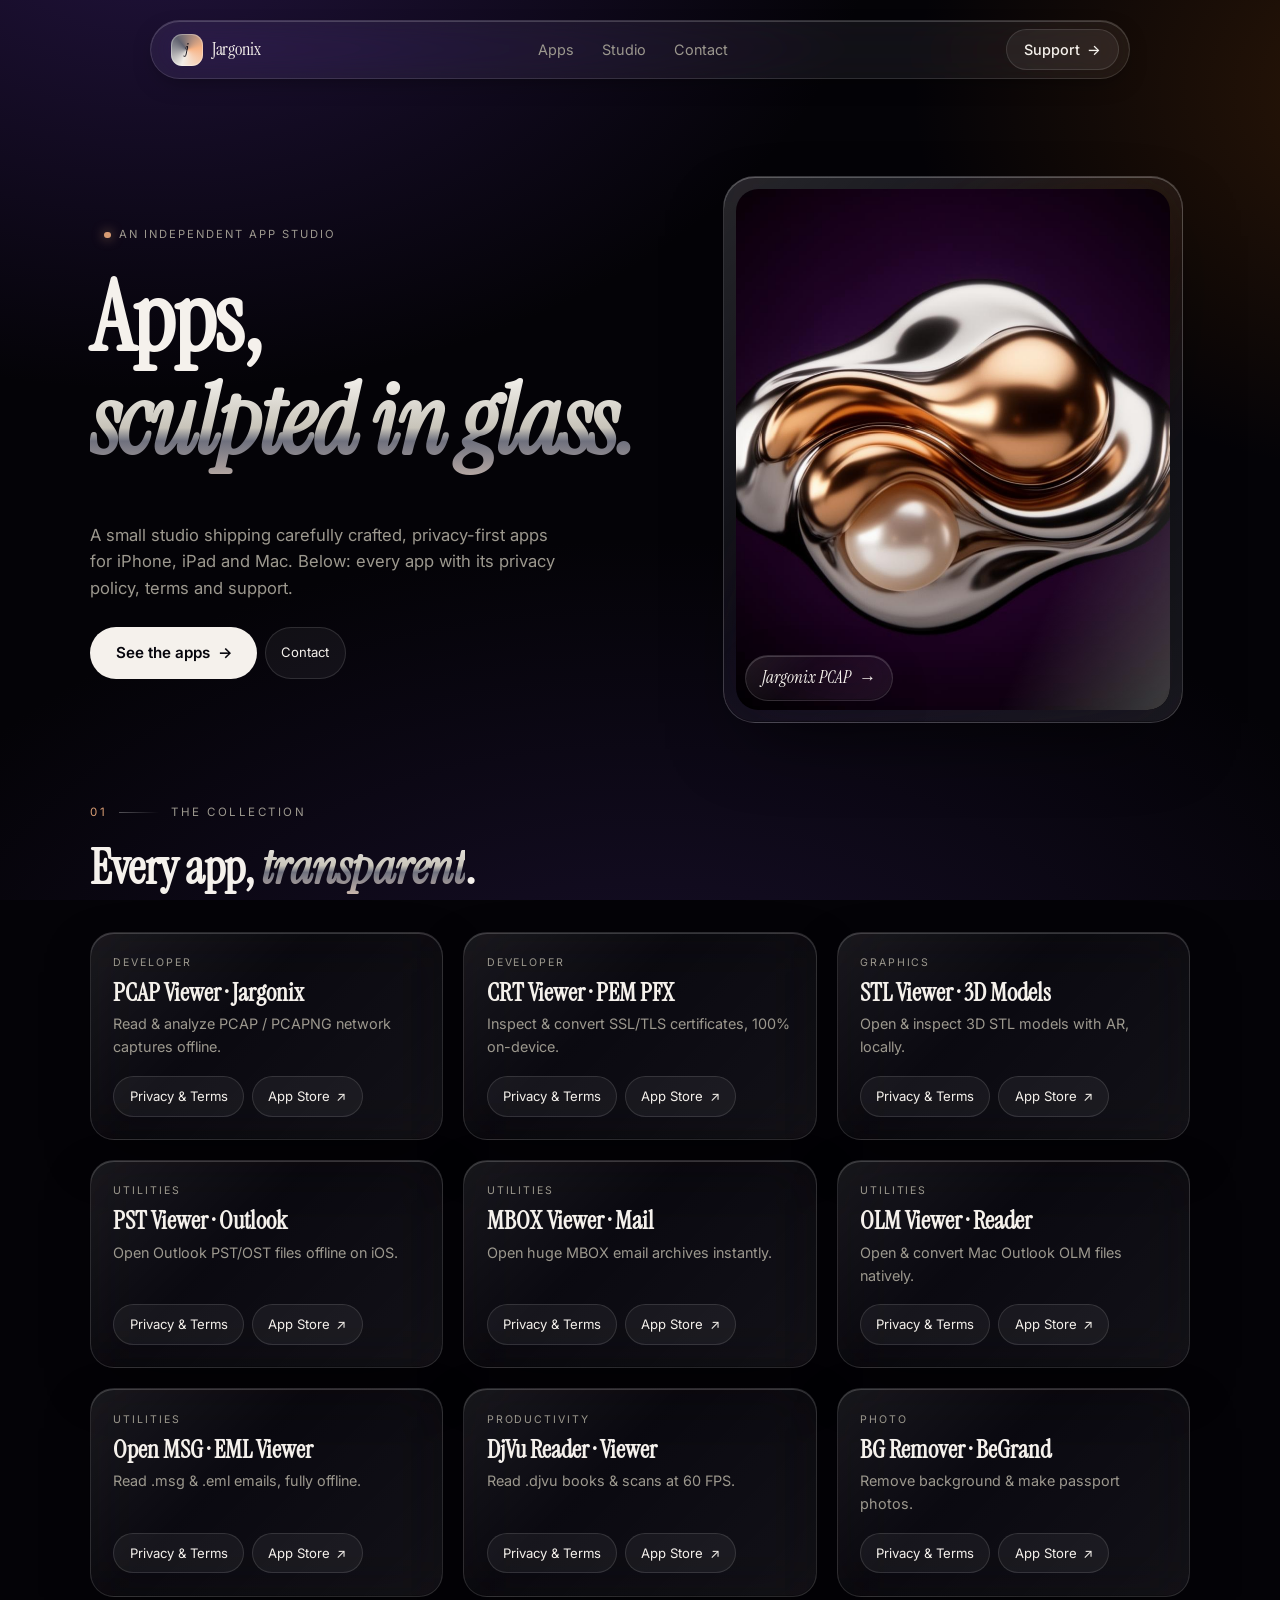
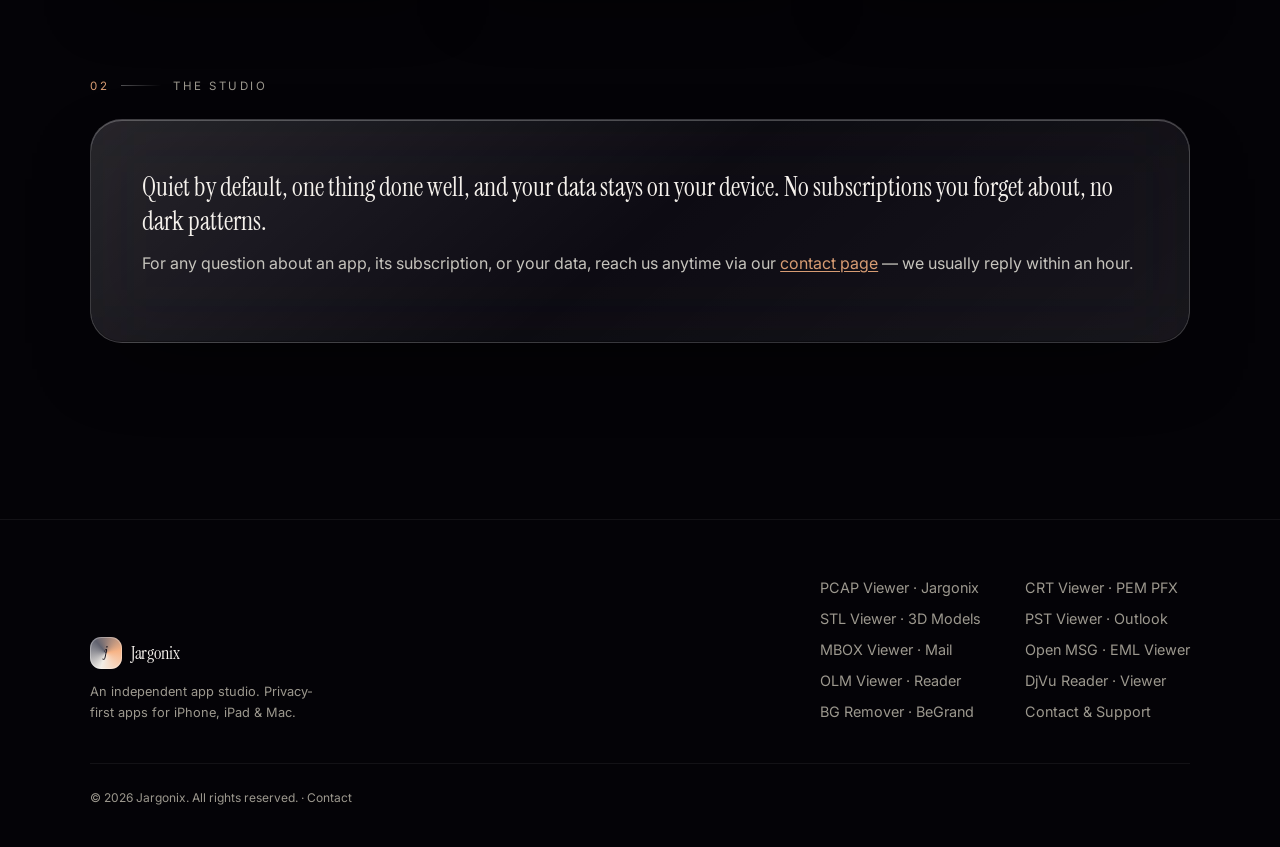
<file: index.html>
<!doctype html>
<html lang="en">
<head>
<meta charset="utf-8">
<meta name="viewport" content="width=device-width, initial-scale=1">
<title>Jargonix — Apps, sculpted in glass</title>
<meta name="description" content="Privacy policy, terms and support for Jargonix apps on iPhone, iPad and Mac.">

<link rel="preconnect" href="https://fonts.googleapis.com">
<link rel="preconnect" href="https://fonts.gstatic.com" crossorigin>
<link rel="stylesheet" href="https://fonts.googleapis.com/css2?family=Instrument+Serif:ital@0;1&family=Inter:wght@300;400;500;600;700&display=swap">
<link rel="stylesheet" href="/assets/style.css">
</head>
<body>
<div class="bg-ribbon" aria-hidden="true"></div><header class="nav"><div class="nav-inner glass-pill">
<a class="brand" href="/"><span class="brand-mark"><span>j</span></span><span class="brand-name">Jargonix</span></a>
<ul class="nav-links">
<li><a href="/#apps">Apps</a></li>
<li><a href="/#studio">Studio</a></li>
<li><a href="/contact/">Contact</a></li>
</ul>
<a class="nav-cta" href="/contact/">Support <span aria-hidden>→</span></a>
</div></header>
<main>
<section class="wrap home-hero">
<div class="hero-grid">
<div class="hero-left">
<div class="eyebrow"><span class="dot"></span> An independent app studio</div>
<h1><span class="l1">Apps,</span><span class="l2 text-chrome">sculpted in glass.</span></h1>
<p>A small studio shipping carefully crafted, privacy-first apps for iPhone, iPad and Mac. Below: every app with its privacy policy, terms and support.</p>
<div class="app-actions" style="margin-top:1.6rem">
<a class="btn-solid" href="#apps">See the apps <span aria-hidden>→</span></a>
<a class="btn-line" href="/contact/">Contact</a>
</div>
</div>
<div class="hero-right">
<div class="hero-frame glass-strong animate-float">
<div class="hero-img-wrap"><img src="/assets/img/hero-chrome.jpg" alt="Liquid chrome sculpture" width="1280" height="1536" loading="eager"><span class="hero-sheen" aria-hidden="true"></span></div>
<a class="hero-frame-tag glass" href="/pcap-file-viewer-reader/">Jargonix PCAP <span aria-hidden>→</span></a>
</div>
</div>
</div>
</section>
<section id="apps" class="wrap apps">
<div class="section-label"><span class="idx">01</span><span class="line"></span><span>The collection</span></div>
<h2>Every app, <span class="text-chrome italic">transparent</span>.</h2>
<div class="app-grid">
<article class="app-card glass">
<div class="app-cat">Developer</div>
<h3><a href="/pcap-file-viewer-reader/">PCAP Viewer · Jargonix</a></h3>
<p class="tag">Read & analyze PCAP / PCAPNG network captures offline.</p>
<div class="app-actions">
<a class="btn-line" href="/pcap-file-viewer-reader/">Privacy &amp; Terms</a>
<a class="btn-line" href="https://apps.apple.com/us/app/pcap-file-viewer-analyzer/id6760416270" target="_blank" rel="noopener">App Store <span aria-hidden>↗</span></a>
</div>
</article>
<article class="app-card glass">
<div class="app-cat">Developer</div>
<h3><a href="/crt-viewer-pem-cer-reader/">CRT Viewer · PEM PFX</a></h3>
<p class="tag">Inspect & convert SSL/TLS certificates, 100% on-device.</p>
<div class="app-actions">
<a class="btn-line" href="/crt-viewer-pem-cer-reader/">Privacy &amp; Terms</a>
<a class="btn-line" href="https://apps.apple.com/us/app/crt-viewer-convert-pem-pfx/id6761231612" target="_blank" rel="noopener">App Store <span aria-hidden>↗</span></a>
</div>
</article>
<article class="app-card glass">
<div class="app-cat">Graphics</div>
<h3><a href="/stl-viewer-model-file-reader/">STL Viewer · 3D Models</a></h3>
<p class="tag">Open & inspect 3D STL models with AR, locally.</p>
<div class="app-actions">
<a class="btn-line" href="/stl-viewer-model-file-reader/">Privacy &amp; Terms</a>
<a class="btn-line" href="https://apps.apple.com/us/app/stl-viewer-model-file-reader/id6760254634" target="_blank" rel="noopener">App Store <span aria-hidden>↗</span></a>
</div>
</article>
<article class="app-card glass">
<div class="app-cat">Utilities</div>
<h3><a href="/pst-viewer-reader/">PST Viewer · Outlook</a></h3>
<p class="tag">Open Outlook PST/OST files offline on iOS.</p>
<div class="app-actions">
<a class="btn-line" href="/pst-viewer-reader/">Privacy &amp; Terms</a>
<a class="btn-line" href="https://apps.apple.com/us/app/pst-viewer-open-outlook-file/id6760798638" target="_blank" rel="noopener">App Store <span aria-hidden>↗</span></a>
</div>
</article>
<article class="app-card glass">
<div class="app-cat">Utilities</div>
<h3><a href="/mbox-viewer-reader/">MBOX Viewer · Mail</a></h3>
<p class="tag">Open huge MBOX email archives instantly.</p>
<div class="app-actions">
<a class="btn-line" href="/mbox-viewer-reader/">Privacy &amp; Terms</a>
<a class="btn-line" href="https://apps.apple.com/us/app/mbox-viewer-mail-file-reader/id6760363352" target="_blank" rel="noopener">App Store <span aria-hidden>↗</span></a>
</div>
</article>
<article class="app-card glass">
<div class="app-cat">Utilities</div>
<h3><a href="/olm-viewer-converter/">OLM Viewer · Reader</a></h3>
<p class="tag">Open &amp; convert Mac Outlook OLM files natively.</p>
<div class="app-actions">
<a class="btn-line" href="/olm-viewer-converter/">Privacy &amp; Terms</a>
<a class="btn-line" href="https://apps.apple.com/us/app/olm-viewer-reader-converter/id6799690415" target="_blank" rel="noopener">App Store <span aria-hidden>↗</span></a>
</div>
</article>
<article class="app-card glass">
<div class="app-cat">Utilities</div>
<h3><a href="/open-msg-eml-viewer-reader/">Open MSG · EML Viewer</a></h3>
<p class="tag">Read .msg & .eml emails, fully offline.</p>
<div class="app-actions">
<a class="btn-line" href="/open-msg-eml-viewer-reader/">Privacy &amp; Terms</a>
<a class="btn-line" href="https://apps.apple.com/us/app/open-msg-to-pdf-email-viewer/id6760991112" target="_blank" rel="noopener">App Store <span aria-hidden>↗</span></a>
</div>
</article>
<article class="app-card glass">
<div class="app-cat">Productivity</div>
<h3><a href="/djvu-reader-viewer/">DjVu Reader · Viewer</a></h3>
<p class="tag">Read .djvu books & scans at 60 FPS.</p>
<div class="app-actions">
<a class="btn-line" href="/djvu-reader-viewer/">Privacy &amp; Terms</a>
<a class="btn-line" href="https://apps.apple.com/us/app/djvu-to-pdf-djvu-reader/id6760317188" target="_blank" rel="noopener">App Store <span aria-hidden>↗</span></a>
</div>
</article>
<article class="app-card glass">
<div class="app-cat">Photo</div>
<h3><a href="/photoprep-passport-white-bg/">BG Remover · BeGrand</a></h3>
<p class="tag">Remove background & make passport photos.</p>
<div class="app-actions">
<a class="btn-line" href="/photoprep-passport-white-bg/">Privacy &amp; Terms</a>
<a class="btn-line" href="https://apps.apple.com/us/app/bg-remover-picture-begrand/id6758409782" target="_blank" rel="noopener">App Store <span aria-hidden>↗</span></a>
</div>
</article>
</div>
</section>
<section id="studio" class="wrap apps" style="padding-top:0">
<div class="section-label"><span class="idx">02</span><span class="line"></span><span>The studio</span></div>
<div class="content glass-strong" style="margin-top:1.5rem">
<p style="font-family:var(--font-serif);font-size:1.6rem;color:var(--pearl);line-height:1.3">Quiet by default, one thing done well, and your data stays on your device. No subscriptions you forget about, no dark patterns.</p>
<p>For any question about an app, its subscription, or your data, reach us anytime via our <a href="/contact/">contact page</a> — we usually reply within an hour.</p>
</div>
</section>
</main><footer class="footer"><div class="wrap">
<div class="footer-top">
<div>
<a class="brand" href="/"><span class="brand-mark"><span>j</span></span><span class="brand-name">Jargonix</span></a>
<p>An independent app studio. Privacy-first apps for iPhone, iPad & Mac.</p>
</div>
<nav class="footer-links">
<a href="/pcap-file-viewer-reader/">PCAP Viewer · Jargonix</a>
<a href="/crt-viewer-pem-cer-reader/">CRT Viewer · PEM PFX</a>
<a href="/stl-viewer-model-file-reader/">STL Viewer · 3D Models</a>
<a href="/pst-viewer-reader/">PST Viewer · Outlook</a>
<a href="/mbox-viewer-reader/">MBOX Viewer · Mail</a>
<a href="/open-msg-eml-viewer-reader/">Open MSG · EML Viewer</a>
<a href="/olm-viewer-converter/">OLM Viewer · Reader</a>
<a href="/djvu-reader-viewer/">DjVu Reader · Viewer</a>
<a href="/photoprep-passport-white-bg/">BG Remover · BeGrand</a>
<a href="/contact/">Contact &amp; Support</a>
</nav>
</div>
<div class="footer-copy">© 2026 Jargonix. All rights reserved. · <a href="/contact/">Contact</a></div>
</div></footer>
</body></html>
</file>
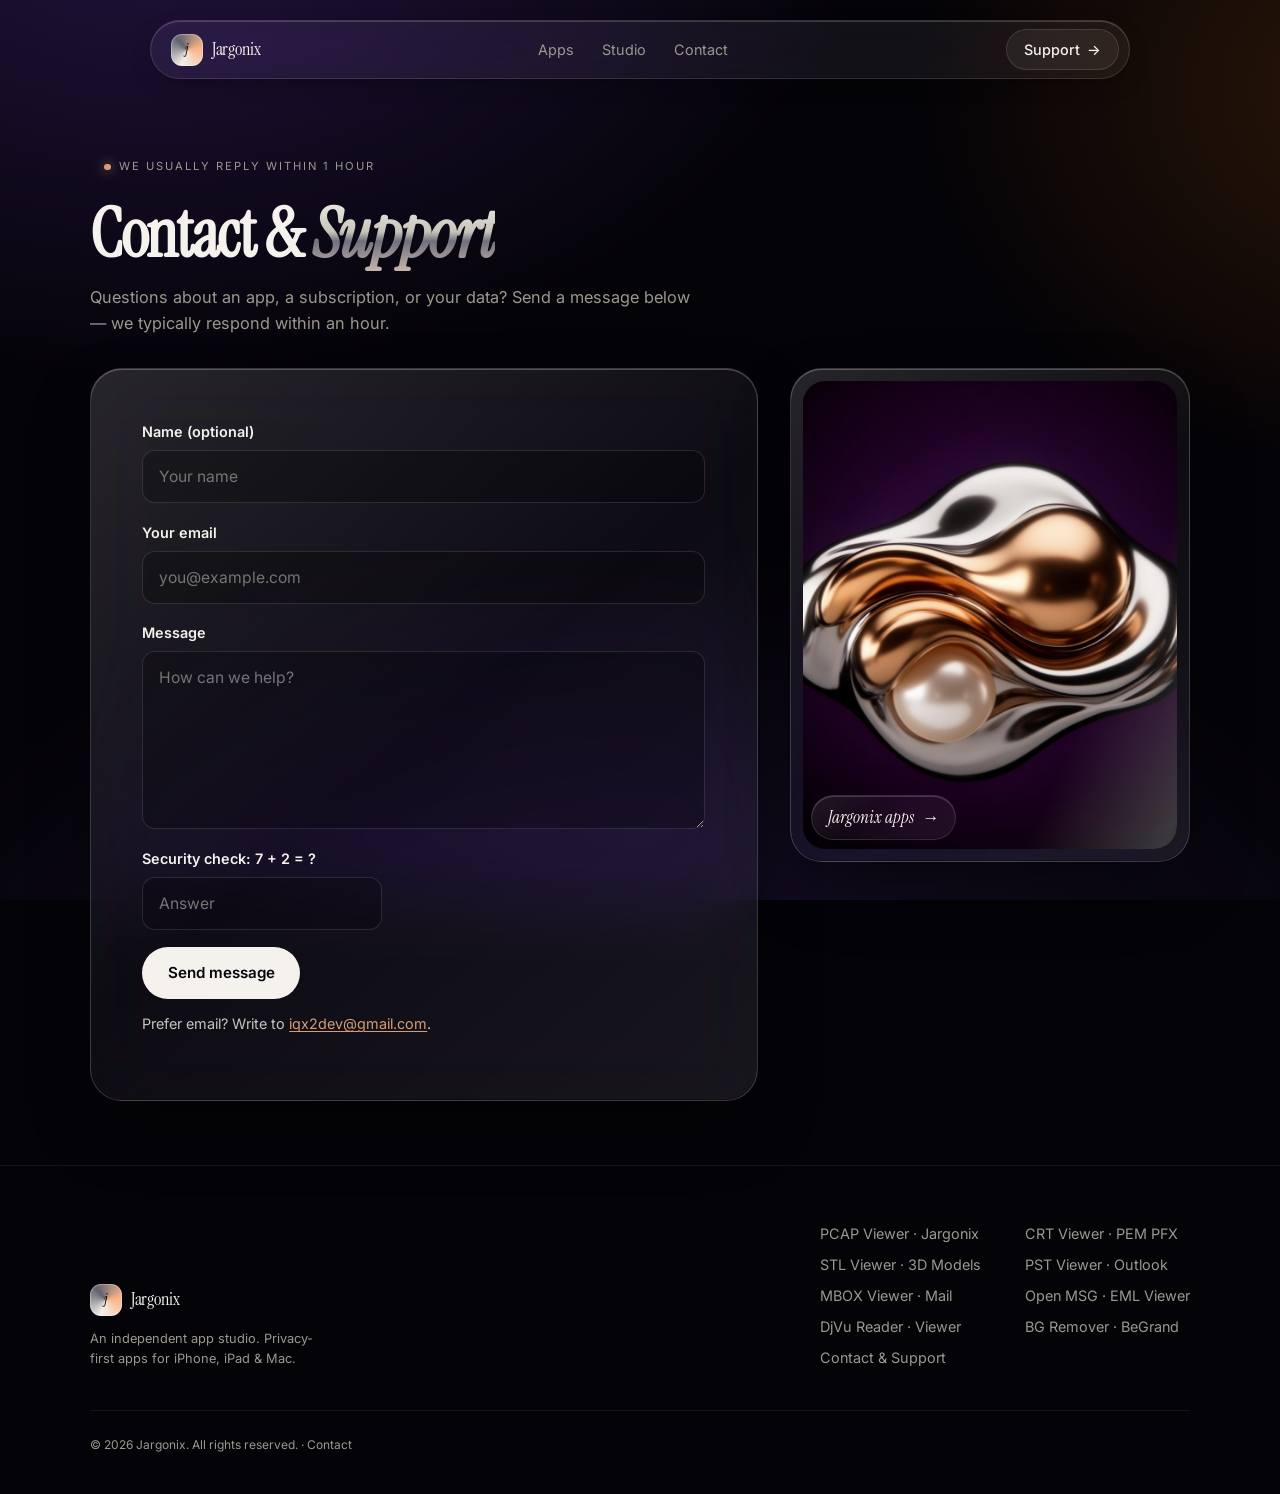
<file: contact/index.html>
<!doctype html>
<html lang="en">
<head>
<meta charset="utf-8">
<meta name="viewport" content="width=device-width, initial-scale=1">
<title>Contact & Support — Jargonix</title>
<meta name="description" content="Get in touch with Jargonix for support, questions or feedback about any of our apps.">
<meta name="robots" content="noindex, noarchive, nofollow">
<link rel="preconnect" href="https://fonts.googleapis.com">
<link rel="preconnect" href="https://fonts.gstatic.com" crossorigin>
<link rel="stylesheet" href="https://fonts.googleapis.com/css2?family=Instrument+Serif:ital@0;1&family=Inter:wght@300;400;500;600;700&display=swap">
<link rel="stylesheet" href="/assets/style.css">
</head>
<body>
<div class="bg-ribbon" aria-hidden="true"></div><header class="nav"><div class="nav-inner glass-pill">
<a class="brand" href="/"><span class="brand-mark"><span>j</span></span><span class="brand-name">Jargonix</span></a>
<ul class="nav-links">
<li><a href="/#apps">Apps</a></li>
<li><a href="/#studio">Studio</a></li>
<li><a href="/contact/">Contact</a></li>
</ul>
<a class="nav-cta" href="/contact/">Support <span aria-hidden>→</span></a>
</div></header>
<main class="wrap">
<section class="page-hero">
<div class="eyebrow"><span class="dot"></span> We usually reply within 1 hour</div>
<h1 class="page-title">Contact &amp; <span class="text-chrome italic">Support</span></h1>
<p class="page-sub">Questions about an app, a subscription, or your data? Send a message below — we typically respond within an hour.</p>
</section>
<section class="contact-grid">
<div class="content glass-strong contact-form-card">
<form id="cform">
<div class="field"><label for="name">Name (optional)</label><input id="name" name="name" type="text" placeholder="Your name"></div>
<div class="field"><label for="email">Your email</label><input id="email" name="email" type="email" required placeholder="you@example.com"></div>
<div class="field"><label for="message">Message</label><textarea id="message" name="message" rows="6" required placeholder="How can we help?"></textarea></div>
<div class="field" style="max-width:240px"><label for="captcha">Security check: 7 + 2 = ?</label><input id="captcha" name="captcha" type="number" required placeholder="Answer"></div>
<button class="btn-solid" id="cbtn" type="submit">Send message</button>
<div class="form-status" id="cstatus"></div>
</form>
<p class="contact-alt">Prefer email? Write to <span id="email-slot">our team</span>.</p>
</div>
<aside class="contact-visual hero-right">
<div class="hero-frame glass-strong animate-float">
<div class="hero-img-wrap"><img src="/assets/img/hero-chrome.jpg" alt="Liquid chrome sculpture" width="1280" height="1536" loading="eager"><span class="hero-sheen" aria-hidden="true"></span></div>
<a class="hero-frame-tag glass" href="/">Jargonix apps <span aria-hidden>→</span></a>
</div>
</aside>
</section>
</main><footer class="footer"><div class="wrap">
<div class="footer-top">
<div>
<a class="brand" href="/"><span class="brand-mark"><span>j</span></span><span class="brand-name">Jargonix</span></a>
<p>An independent app studio. Privacy-first apps for iPhone, iPad & Mac.</p>
</div>
<nav class="footer-links">
<a href="/pcap-file-viewer-reader/">PCAP Viewer · Jargonix</a>
<a href="/crt-viewer-pem-cer-reader/">CRT Viewer · PEM PFX</a>
<a href="/stl-viewer-model-file-reader/">STL Viewer · 3D Models</a>
<a href="/pst-viewer-reader/">PST Viewer · Outlook</a>
<a href="/mbox-viewer-reader/">MBOX Viewer · Mail</a>
<a href="/open-msg-eml-viewer-reader/">Open MSG · EML Viewer</a>
<a href="/djvu-reader-viewer/">DjVu Reader · Viewer</a>
<a href="/photoprep-passport-white-bg/">BG Remover · BeGrand</a>
<a href="/contact/">Contact &amp; Support</a>
</nav>
</div>
<div class="footer-copy">© 2026 Jargonix. All rights reserved. · <a href="/contact/">Contact</a></div>
</div></footer>
<script>
var WORKER_URL = "https://jargonix-contact.austaustoronyo.workers.dev";
var ADDR = "iqx2dev" + String.fromCharCode(64) + "gmail.com";
var slot = document.getElementById('email-slot');
if (slot) slot.innerHTML = '<a href="mailto:'+ADDR+'">'+ADDR+'</a>';

var f = document.getElementById('cform');
var st = document.getElementById('cstatus');
var btn = document.getElementById('cbtn');
function mailtoFallback(name, email, msg){
  window.location.href = 'mailto:'+ADDR+'?subject='+encodeURIComponent('Jargonix support — '+email)
    +'&body='+encodeURIComponent(msg+'\n\nFrom: '+name+' <'+email+'>');
}
f.addEventListener('submit', async function(e){
  e.preventDefault();
  st.className = 'form-status';
  if (document.getElementById('captcha').value.trim() !== '9') {
    st.className='form-status err'; st.textContent='Security check failed. 7 + 2 = 9.'; return;
  }
  var name = document.getElementById('name').value || '—';
  var email = document.getElementById('email').value;
  var msg = document.getElementById('message').value;
  btn.disabled = true; var old = btn.textContent; btn.textContent = 'Sending…';
  try {
    if (!WORKER_URL) throw new Error('no-worker');
    var r = await fetch(WORKER_URL, { method:'POST', headers:{'Content-Type':'application/json'},
      body: JSON.stringify({ name:name, email:email, message:msg }) });
    var j = await r.json();
    if (!j.ok) throw new Error('relay');
    st.className='form-status ok'; st.textContent='Thanks! Your message has been sent. We usually reply within an hour.'; f.reset();
  } catch (err) {
    mailtoFallback(name, email, msg);
    st.className='form-status ok'; st.textContent='Opening your email app…';
  } finally { btn.disabled = false; btn.textContent = old; }
});
</script>
</body></html>
</file>
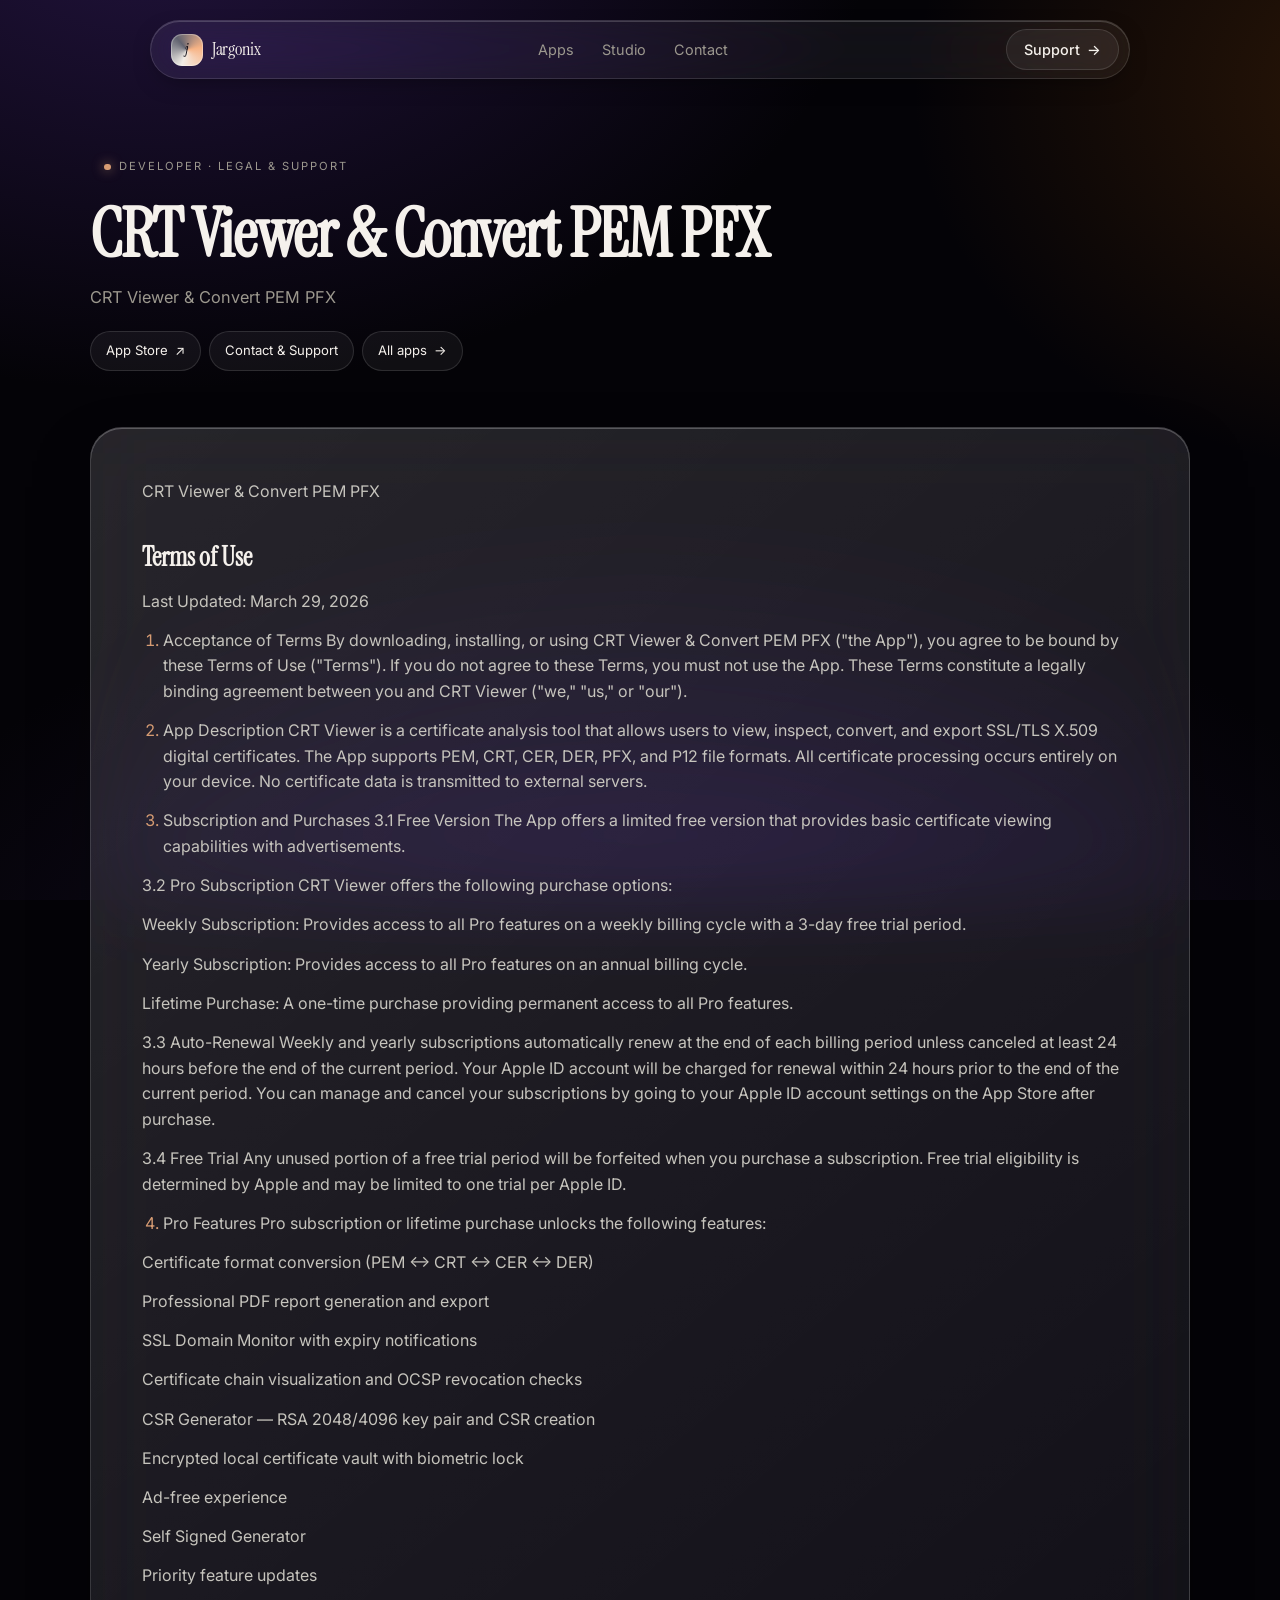
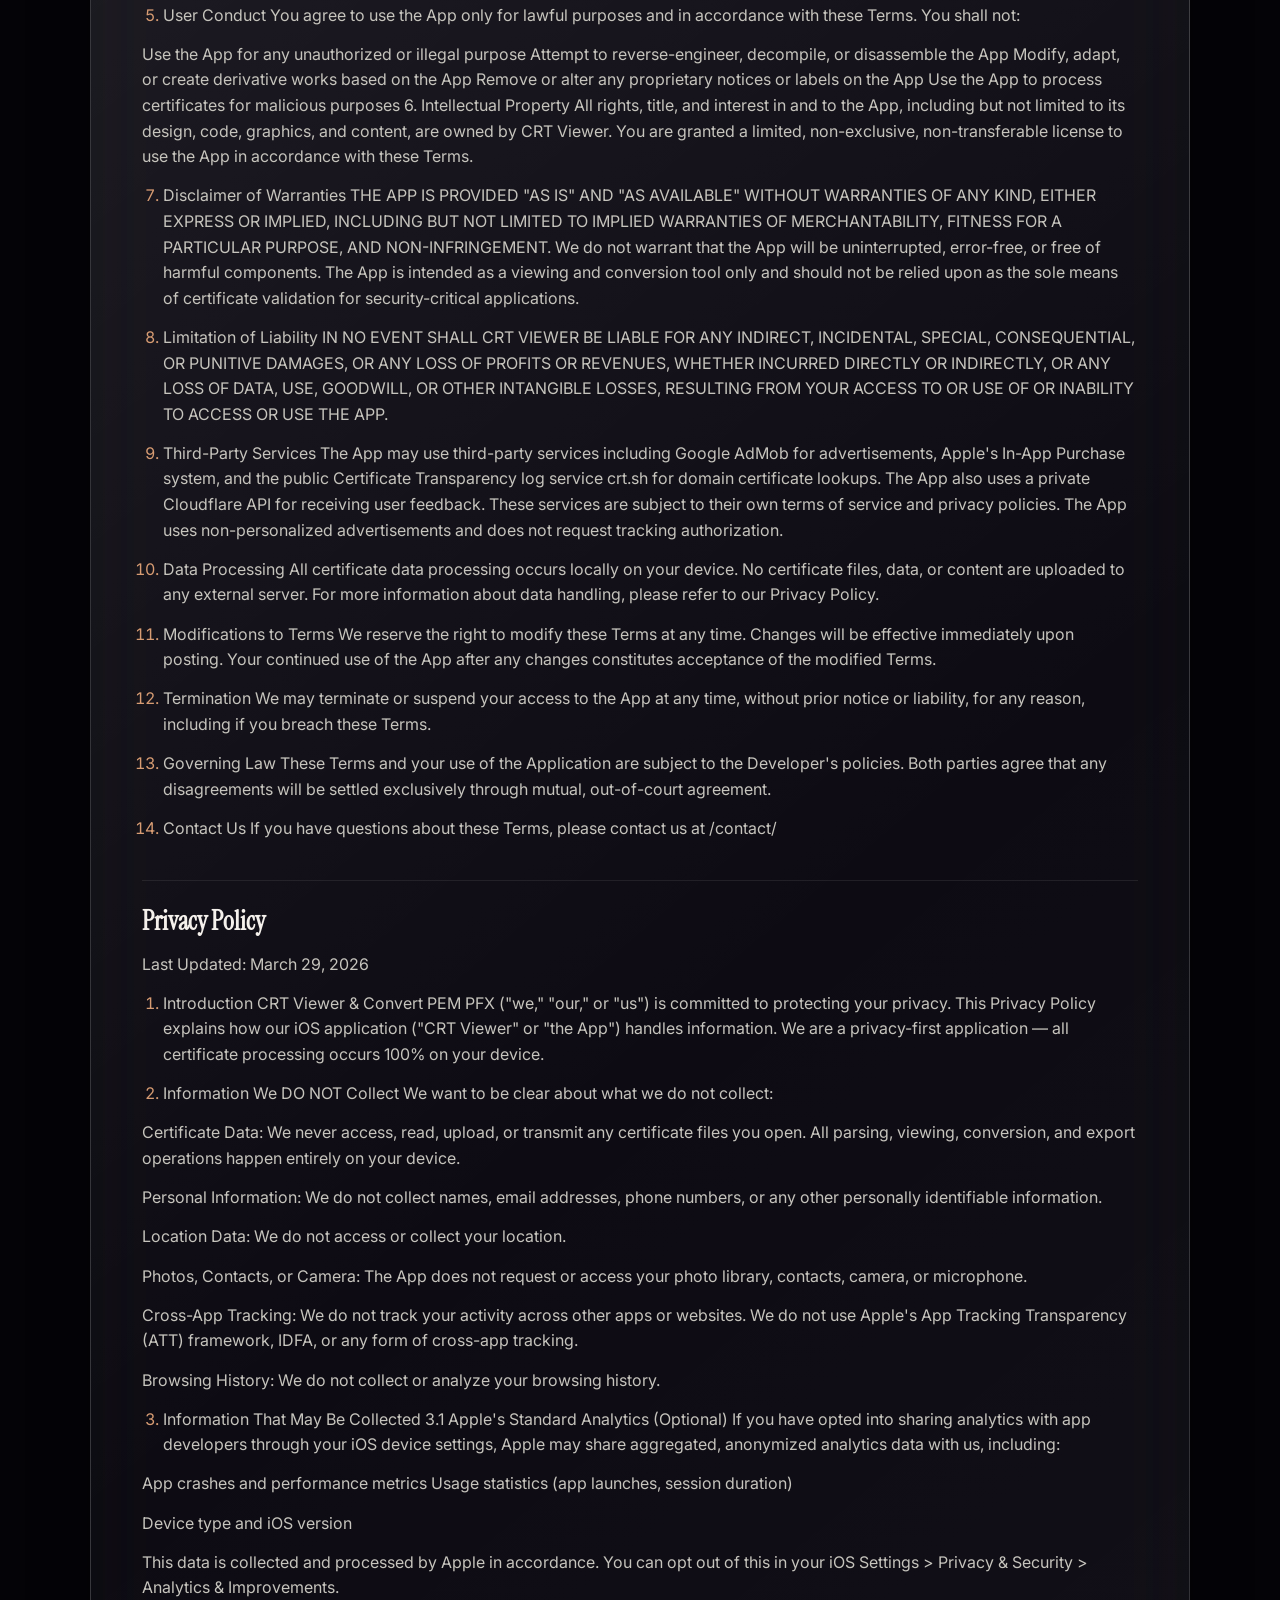
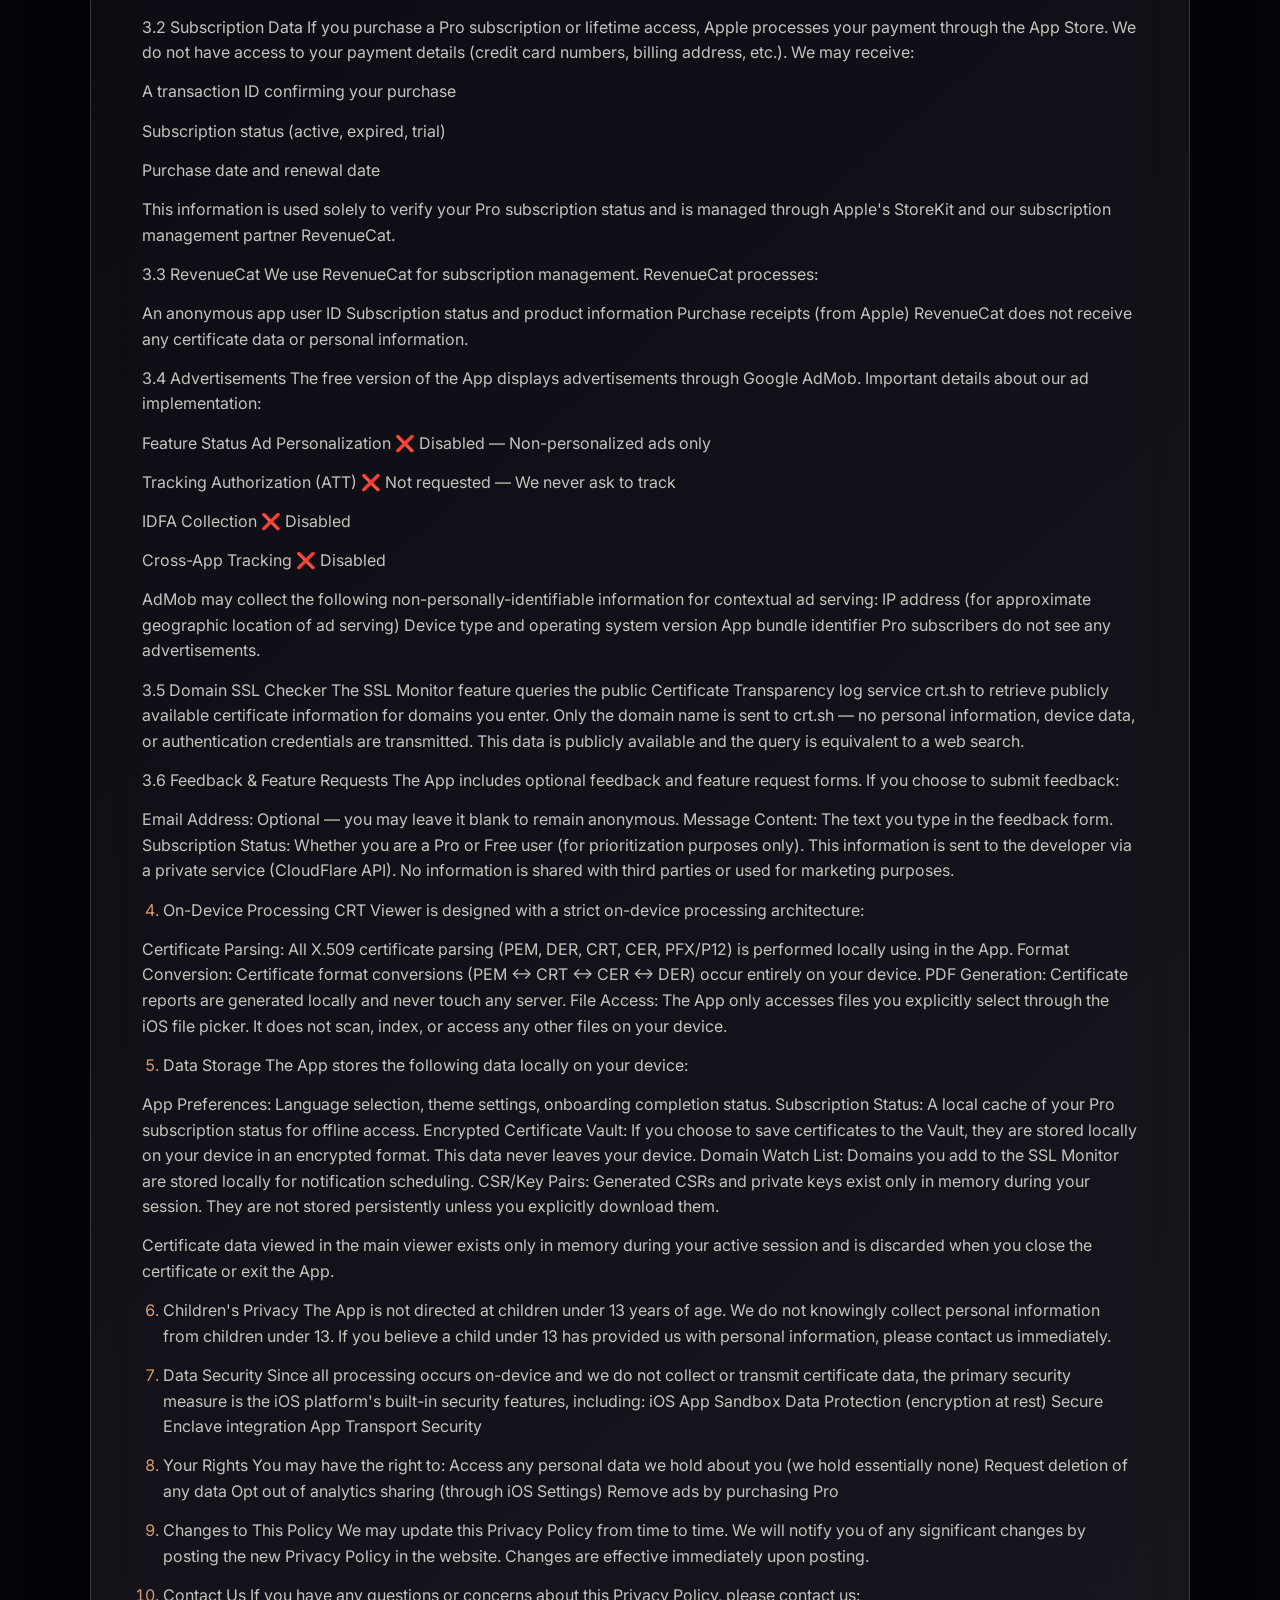
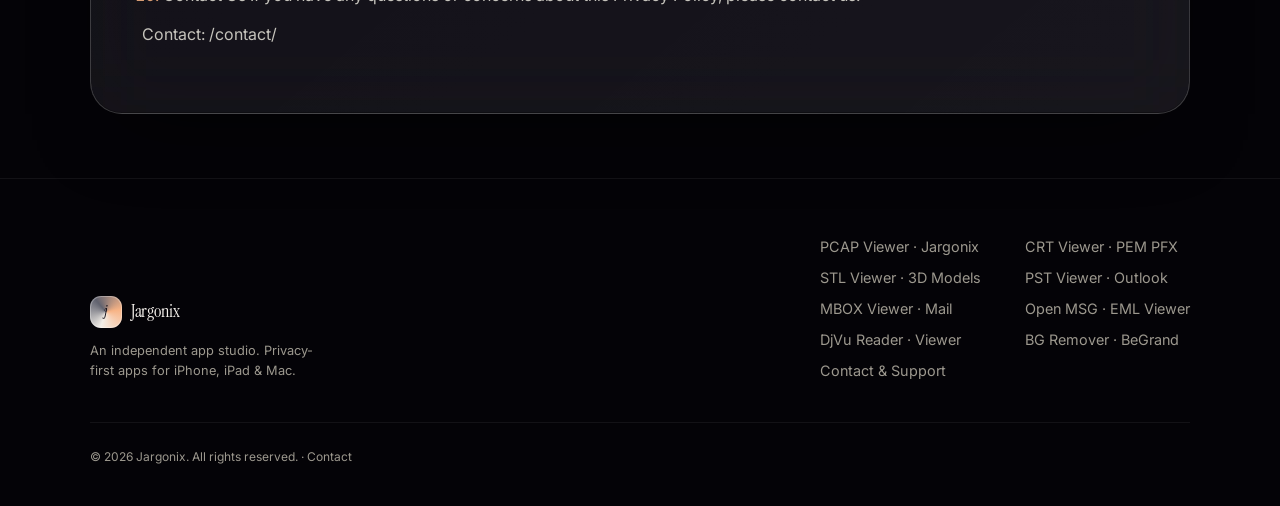
<file: crt-viewer-pem-cer-reader/index.html>
<!doctype html>
<html lang="en">
<head>
<meta charset="utf-8">
<meta name="viewport" content="width=device-width, initial-scale=1">
<title>CRT Viewer & Convert PEM PFX — Privacy, Terms & Support</title>
<meta name="description" content="CRT Viewer & Convert PEM PFX">

<link rel="preconnect" href="https://fonts.googleapis.com">
<link rel="preconnect" href="https://fonts.gstatic.com" crossorigin>
<link rel="stylesheet" href="https://fonts.googleapis.com/css2?family=Instrument+Serif:ital@0;1&family=Inter:wght@300;400;500;600;700&display=swap">
<link rel="stylesheet" href="/assets/style.css">
</head>
<body>
<div class="bg-ribbon" aria-hidden="true"></div><header class="nav"><div class="nav-inner glass-pill">
<a class="brand" href="/"><span class="brand-mark"><span>j</span></span><span class="brand-name">Jargonix</span></a>
<ul class="nav-links">
<li><a href="/#apps">Apps</a></li>
<li><a href="/#studio">Studio</a></li>
<li><a href="/contact/">Contact</a></li>
</ul>
<a class="nav-cta" href="/contact/">Support <span aria-hidden>→</span></a>
</div></header>
<main class="wrap">
<section class="page-hero">
<div class="eyebrow"><span class="dot"></span> Developer · Legal &amp; Support</div>
<h1 class="page-title">CRT Viewer & Convert PEM PFX</h1>
<p class="page-sub">CRT Viewer & Convert PEM PFX</p>
<div class="app-actions" style="margin-top:1.3rem">
<a class="btn-line" href="https://apps.apple.com/us/app/crt-viewer-convert-pem-pfx/id6761231612" target="_blank" rel="noopener">App Store <span aria-hidden>↗</span></a>
<a class="btn-line" href="/contact/">Contact &amp; Support</a>
<a class="btn-line" href="/">All apps <span aria-hidden>→</span></a>
</div>
</section>
<article class="content glass-strong">
<p>CRT Viewer &amp; Convert PEM PFX </p>
<h2>Terms of Use</h2>
<p>Last Updated: March 29, 2026</p>
<ol>
<li><p>Acceptance of Terms
By downloading, installing, or using CRT Viewer &amp; Convert PEM PFX
 (&quot;the App&quot;), you agree to be bound by these Terms of Use (&quot;Terms&quot;). If you do not agree to these Terms, you must not use the App. These Terms constitute a legally binding agreement between you and CRT Viewer (&quot;we,&quot; &quot;us,&quot; or &quot;our&quot;).</p>
</li>
<li><p>App Description
CRT Viewer is a certificate analysis tool that allows users to view, inspect, convert, and export SSL/TLS X.509 digital certificates. The App supports PEM, CRT, CER, DER, PFX, and P12 file formats. All certificate processing occurs entirely on your device. No certificate data is transmitted to external servers.</p>
</li>
<li><p>Subscription and Purchases
3.1 Free Version
The App offers a limited free version that provides basic certificate viewing capabilities with advertisements.</p>
</li>
</ol>
<p>3.2 Pro Subscription
CRT Viewer offers the following purchase options:</p>
<p>Weekly Subscription: Provides access to all Pro features on a weekly billing cycle with a 3-day free trial period.</p>
<p>Yearly Subscription: Provides access to all Pro features on an annual billing cycle.</p>
<p>Lifetime Purchase: A one-time purchase providing permanent access to all Pro features.</p>
<p>3.3 Auto-Renewal
Weekly and yearly subscriptions automatically renew at the end of each billing period unless canceled at least 24 hours before the end of the current period. Your Apple ID account will be charged for renewal within 24 hours prior to the end of the current period. You can manage and cancel your subscriptions by going to your Apple ID account settings on the App Store after purchase.</p>
<p>3.4 Free Trial
Any unused portion of a free trial period will be forfeited when you purchase a subscription. Free trial eligibility is determined by Apple and may be limited to one trial per Apple ID.</p>
<ol start="4">
<li>Pro Features
Pro subscription or lifetime purchase unlocks the following features:</li>
</ol>
<p>Certificate format conversion (PEM ↔ CRT ↔ CER ↔ DER)</p>
<p>Professional PDF report generation and export</p>
<p>SSL Domain Monitor with expiry notifications</p>
<p>Certificate chain visualization and OCSP revocation checks</p>
<p>CSR Generator — RSA 2048/4096 key pair and CSR creation</p>
<p>Encrypted local certificate vault with biometric lock</p>
<p>Ad-free experience</p>
<p>Self Signed Generator</p>
<p>Priority feature updates</p>
<ol start="5">
<li>User Conduct
You agree to use the App only for lawful purposes and in accordance with these Terms. You shall not:</li>
</ol>
<p>Use the App for any unauthorized or illegal purpose
Attempt to reverse-engineer, decompile, or disassemble the App
Modify, adapt, or create derivative works based on the App
Remove or alter any proprietary notices or labels on the App
Use the App to process certificates for malicious purposes
6. Intellectual Property
All rights, title, and interest in and to the App, including but not limited to its design, code, graphics, and content, are owned by CRT Viewer. You are granted a limited, non-exclusive, non-transferable license to use the App in accordance with these Terms.</p>
<ol start="7">
<li><p>Disclaimer of Warranties
THE APP IS PROVIDED &quot;AS IS&quot; AND &quot;AS AVAILABLE&quot; WITHOUT WARRANTIES OF ANY KIND, EITHER EXPRESS OR IMPLIED, INCLUDING BUT NOT LIMITED TO IMPLIED WARRANTIES OF MERCHANTABILITY, FITNESS FOR A PARTICULAR PURPOSE, AND NON-INFRINGEMENT. We do not warrant that the App will be uninterrupted, error-free, or free of harmful components. The App is intended as a viewing and conversion tool only and should not be relied upon as the sole means of certificate validation for security-critical applications.</p>
</li>
<li><p>Limitation of Liability
IN NO EVENT SHALL CRT VIEWER BE LIABLE FOR ANY INDIRECT, INCIDENTAL, SPECIAL, CONSEQUENTIAL, OR PUNITIVE DAMAGES, OR ANY LOSS OF PROFITS OR REVENUES, WHETHER INCURRED DIRECTLY OR INDIRECTLY, OR ANY LOSS OF DATA, USE, GOODWILL, OR OTHER INTANGIBLE LOSSES, RESULTING FROM YOUR ACCESS TO OR USE OF OR INABILITY TO ACCESS OR USE THE APP.</p>
</li>
<li><p>Third-Party Services
The App may use third-party services including Google AdMob for advertisements, Apple&#39;s In-App Purchase system, and the public Certificate Transparency log service crt.sh for domain certificate lookups. The App also uses a private Cloudflare API for receiving user feedback. These services are subject to their own terms of service and privacy policies. The App uses non-personalized advertisements and does not request tracking authorization.</p>
</li>
<li><p>Data Processing
All certificate data processing occurs locally on your device. No certificate files, data, or content are uploaded to any external server. For more information about data handling, please refer to our Privacy Policy.</p>
</li>
<li><p>Modifications to Terms
We reserve the right to modify these Terms at any time. Changes will be effective immediately upon posting. Your continued use of the App after any changes constitutes acceptance of the modified Terms.</p>
</li>
<li><p>Termination
We may terminate or suspend your access to the App at any time, without prior notice or liability, for any reason, including if you breach these Terms.</p>
</li>
<li><p>Governing Law
These Terms and your use of the Application are subject to the Developer&#39;s policies. Both parties agree that any disagreements will be settled exclusively through mutual, out-of-court agreement.</p>
</li>
<li><p>Contact Us
If you have questions about these Terms, please contact us at /contact/</p>
</li>
</ol>
<h2>Privacy Policy</h2>
<p>Last Updated: March 29, 2026</p>
<ol>
<li><p>Introduction
CRT Viewer &amp; Convert PEM PFX (&quot;we,&quot; &quot;our,&quot; or &quot;us&quot;) is committed to protecting your privacy. This Privacy Policy explains how our iOS application (&quot;CRT Viewer&quot; or &quot;the App&quot;) handles information. We are a privacy-first application — all certificate processing occurs 100% on your device.</p>
</li>
<li><p>Information We DO NOT Collect
We want to be clear about what we do not collect:</p>
</li>
</ol>
<p>Certificate Data: We never access, read, upload, or transmit any certificate files you open. All parsing, viewing, conversion, and export operations happen entirely on your device.</p>
<p>Personal Information: We do not collect names, email addresses, phone numbers, or any other personally identifiable information.</p>
<p>Location Data: We do not access or collect your location.</p>
<p>Photos, Contacts, or Camera: The App does not request or access your photo library, contacts, camera, or microphone.</p>
<p>Cross-App Tracking: We do not track your activity across other apps or websites. We do not use Apple&#39;s App Tracking Transparency (ATT) framework, IDFA, or any form of cross-app tracking.</p>
<p>Browsing History: We do not collect or analyze your browsing history.</p>
<ol start="3">
<li>Information That May Be Collected
3.1 Apple&#39;s Standard Analytics (Optional)
If you have opted into sharing analytics with app developers through your iOS device settings, Apple may share aggregated, anonymized analytics data with us, including:</li>
</ol>
<p>App crashes and performance metrics
Usage statistics (app launches, session duration)</p>
<p>Device type and iOS version</p>
<p>This data is collected and processed by Apple in accordance. You can opt out of this in your iOS Settings &gt; Privacy &amp; Security &gt; Analytics &amp; Improvements.</p>
<p>3.2 Subscription Data
If you purchase a Pro subscription or lifetime access, Apple processes your payment through the App Store. We do not have access to your payment details (credit card numbers, billing address, etc.). We may receive:</p>
<p>A transaction ID confirming your purchase</p>
<p>Subscription status (active, expired, trial)</p>
<p>Purchase date and renewal date</p>
<p>This information is used solely to verify your Pro subscription status and is managed through 
Apple&#39;s StoreKit and our subscription management partner RevenueCat.</p>
<p>3.3 RevenueCat
We use RevenueCat for subscription management. RevenueCat processes:</p>
<p>An anonymous app user ID
Subscription status and product information
Purchase receipts (from Apple)
RevenueCat does not receive any certificate data or personal information.</p>
<p>3.4 Advertisements
The free version of the App displays advertisements through Google AdMob. Important details about our ad implementation:</p>
<p>Feature	Status
Ad Personalization	❌ Disabled — Non-personalized ads only</p>
<p>Tracking Authorization (ATT)	❌ Not requested — We never ask to track</p>
<p>IDFA Collection	❌ Disabled</p>
<p>Cross-App Tracking	❌ Disabled</p>
<p>AdMob may collect the following non-personally-identifiable information for contextual ad serving:
IP address (for approximate geographic location of ad serving)
Device type and operating system version
App bundle identifier
Pro subscribers do not see any advertisements.</p>
<p>3.5 Domain SSL Checker
The SSL Monitor feature queries the public Certificate Transparency log service crt.sh to retrieve publicly available certificate information for domains you enter. Only the domain name is sent to crt.sh — no personal information, device data, or authentication credentials are transmitted. This data is publicly available and the query is equivalent to a web search.</p>
<p>3.6 Feedback &amp; Feature Requests
The App includes optional feedback and feature request forms. If you choose to submit feedback:</p>
<p>Email Address: Optional — you may leave it blank to remain anonymous.
Message Content: The text you type in the feedback form.
Subscription Status: Whether you are a Pro or Free user (for prioritization purposes only).
This information is sent to the developer via a private service (CloudFlare API). No information is shared with third parties or used for marketing purposes.</p>
<ol start="4">
<li>On-Device Processing
CRT Viewer is designed with a strict on-device processing architecture:</li>
</ol>
<p>Certificate Parsing: All X.509 certificate parsing (PEM, DER, CRT, CER, PFX/P12) is performed locally using in the App.
Format Conversion: Certificate format conversions (PEM ↔ CRT ↔ CER ↔ DER) occur entirely on your device.
PDF Generation: Certificate reports are generated locally and never touch any server.
File Access: The App only accesses files you explicitly select through the iOS file picker. It does not scan, index, or access any other files on your device.</p>
<ol start="5">
<li>Data Storage
The App stores the following data locally on your device:</li>
</ol>
<p>App Preferences: Language selection, theme settings, onboarding completion status.
Subscription Status: A local cache of your Pro subscription status for offline access.
Encrypted Certificate Vault: If you choose to save certificates to the Vault, they are stored locally on your device in an encrypted format. This data never leaves your device.
Domain Watch List: Domains you add to the SSL Monitor are stored locally for notification scheduling.
CSR/Key Pairs: Generated CSRs and private keys exist only in memory during your session. They are not stored persistently unless you explicitly download them.</p>
<p>Certificate data viewed in the main viewer exists only in memory during your active session and is discarded when you close the certificate or exit the App.</p>
<ol start="6">
<li><p>Children&#39;s Privacy
The App is not directed at children under 13 years of age. We do not knowingly collect personal information from children under 13. If you believe a child under 13 has provided us with personal information, please contact us immediately.</p>
</li>
<li><p>Data Security
Since all processing occurs on-device and we do not collect or transmit certificate data, the primary security measure is the iOS platform&#39;s built-in security features, including:
iOS App Sandbox
Data Protection (encryption at rest)
Secure Enclave integration
App Transport Security</p>
</li>
<li><p>Your Rights
You may have the right to:
Access any personal data we hold about you (we hold essentially none)
Request deletion of any data
Opt out of analytics sharing (through iOS Settings)
Remove ads by purchasing Pro</p>
</li>
<li><p>Changes to This Policy
We may update this Privacy Policy from time to time. We will notify you of any significant changes by posting the new Privacy Policy in the website. Changes are effective immediately upon posting.</p>
</li>
<li><p>Contact Us
If you have any questions or concerns about this Privacy Policy, please contact us:</p>
</li>
</ol>
<p>Contact: /contact/</p>




</article>
</main><footer class="footer"><div class="wrap">
<div class="footer-top">
<div>
<a class="brand" href="/"><span class="brand-mark"><span>j</span></span><span class="brand-name">Jargonix</span></a>
<p>An independent app studio. Privacy-first apps for iPhone, iPad & Mac.</p>
</div>
<nav class="footer-links">
<a href="/pcap-file-viewer-reader/">PCAP Viewer · Jargonix</a>
<a href="/crt-viewer-pem-cer-reader/">CRT Viewer · PEM PFX</a>
<a href="/stl-viewer-model-file-reader/">STL Viewer · 3D Models</a>
<a href="/pst-viewer-reader/">PST Viewer · Outlook</a>
<a href="/mbox-viewer-reader/">MBOX Viewer · Mail</a>
<a href="/open-msg-eml-viewer-reader/">Open MSG · EML Viewer</a>
<a href="/djvu-reader-viewer/">DjVu Reader · Viewer</a>
<a href="/photoprep-passport-white-bg/">BG Remover · BeGrand</a>
<a href="/contact/">Contact &amp; Support</a>
</nav>
</div>
<div class="footer-copy">© 2026 Jargonix. All rights reserved. · <a href="/contact/">Contact</a></div>
</div></footer>
</body></html>
</file>
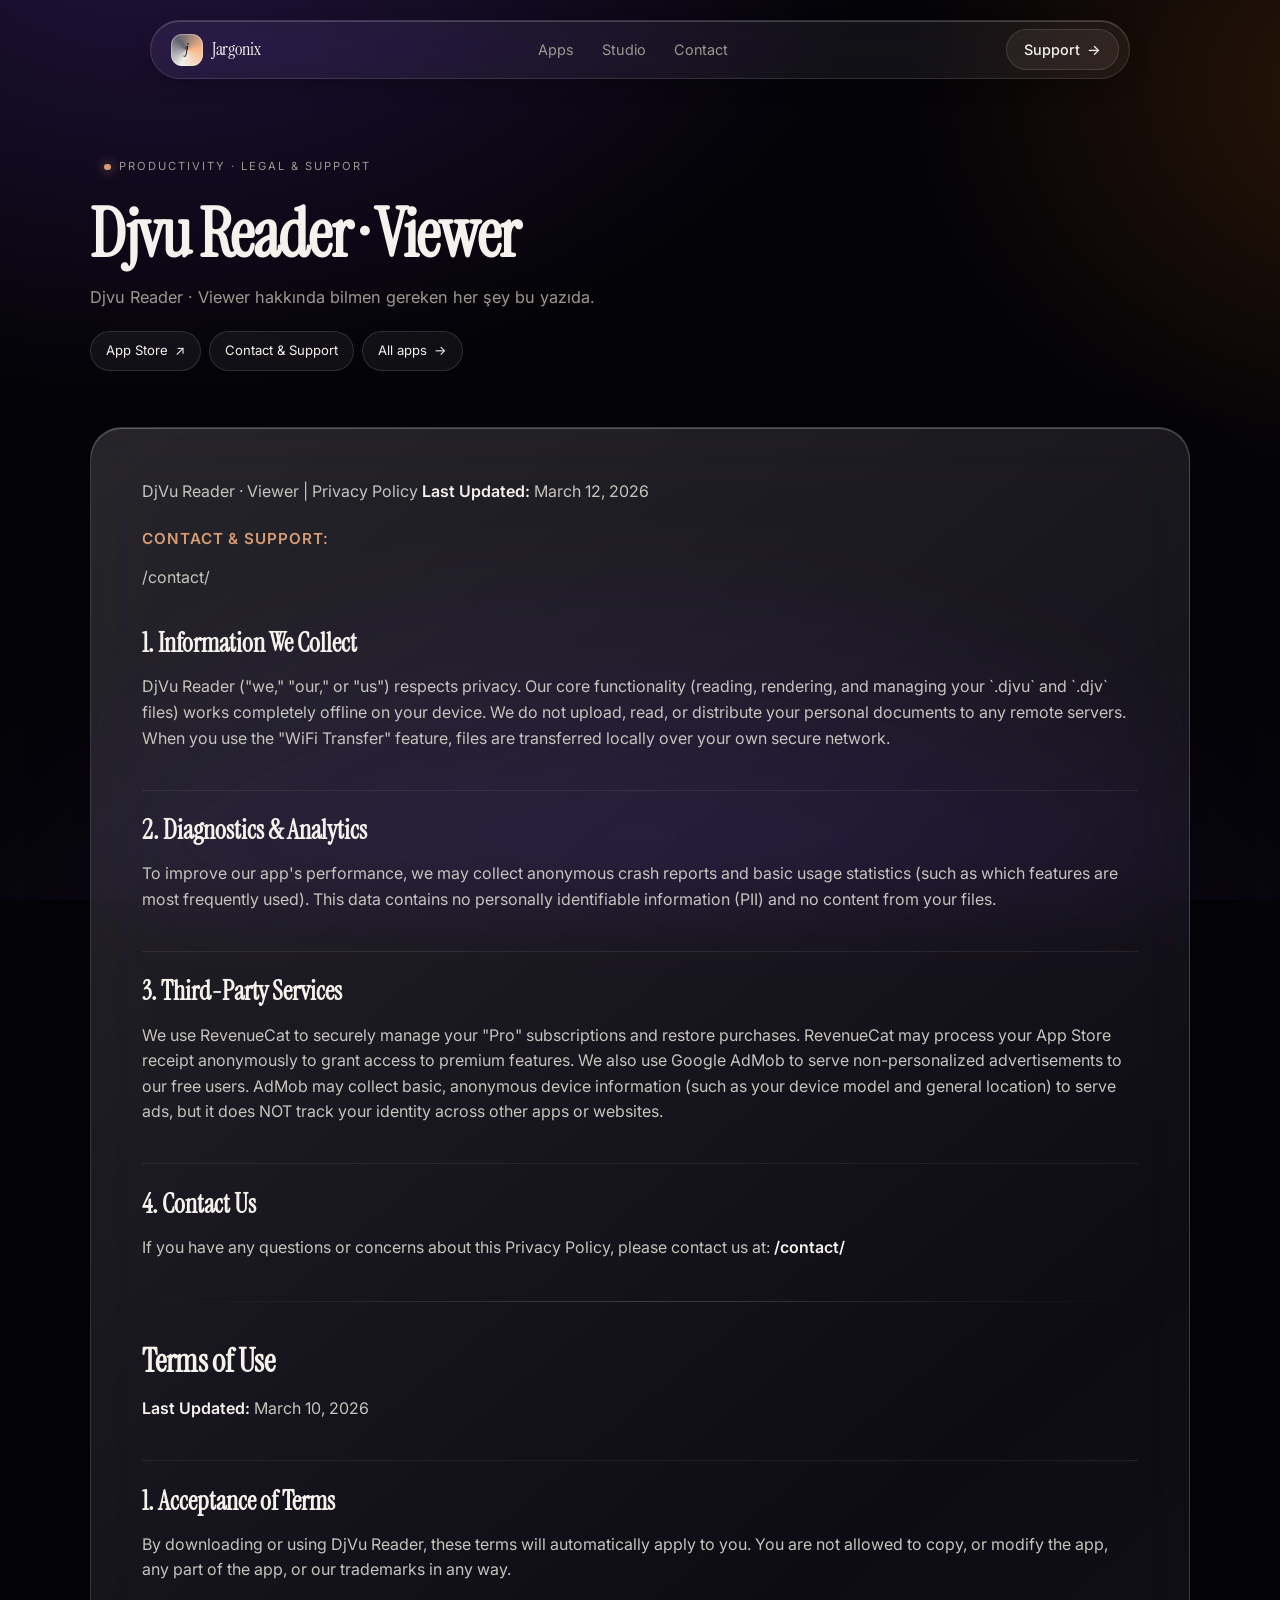
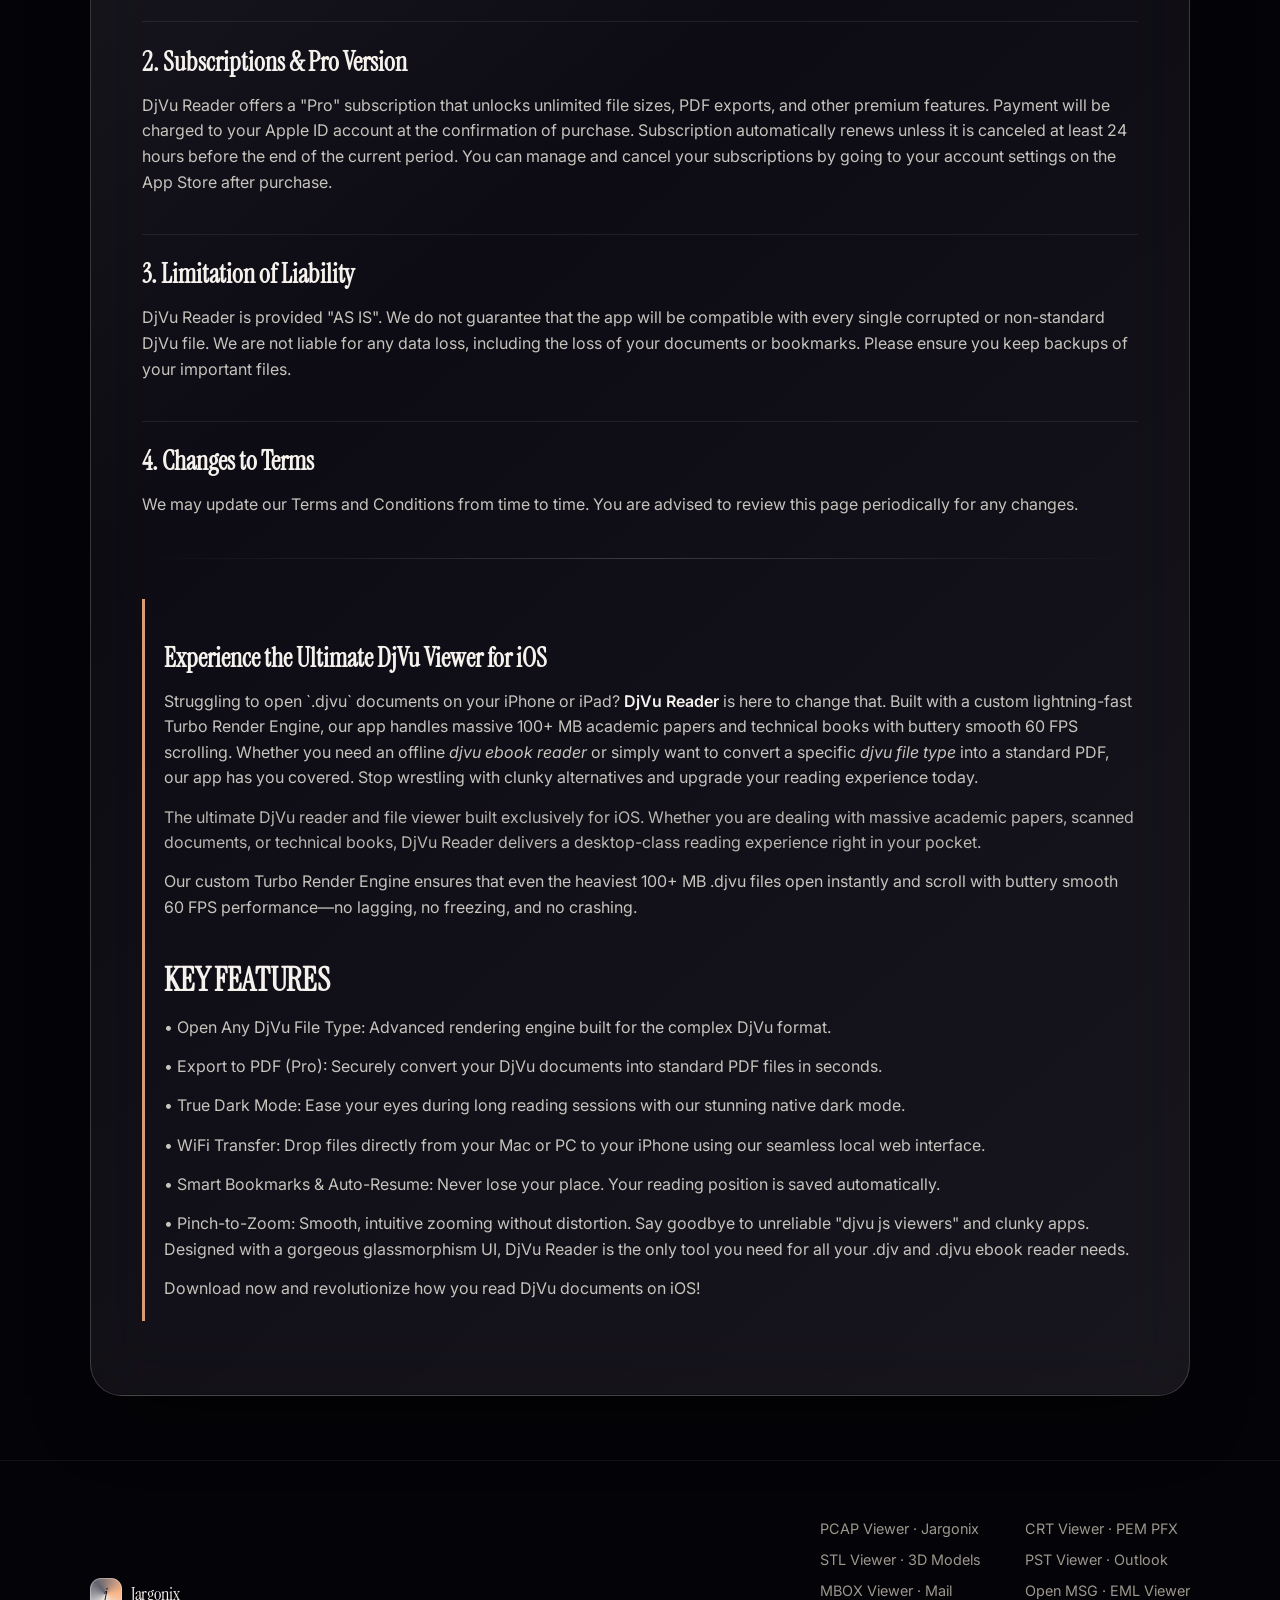
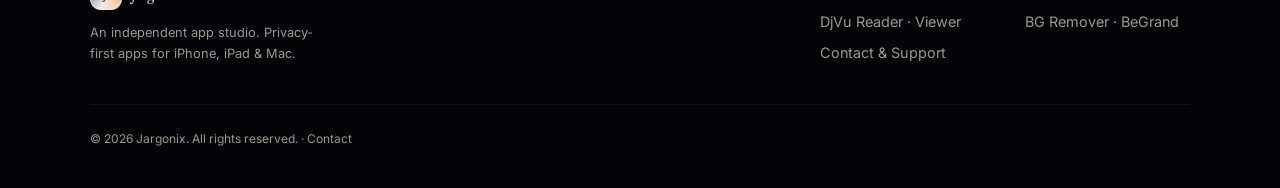
<file: djvu-reader-viewer/index.html>
<!doctype html>
<html lang="en">
<head>
<meta charset="utf-8">
<meta name="viewport" content="width=device-width, initial-scale=1">
<title>Djvu Reader · Viewer — Privacy, Terms & Support</title>
<meta name="description" content="Djvu Reader · Viewer hakkında bilmen gereken her şey bu yazıda.">

<link rel="preconnect" href="https://fonts.googleapis.com">
<link rel="preconnect" href="https://fonts.gstatic.com" crossorigin>
<link rel="stylesheet" href="https://fonts.googleapis.com/css2?family=Instrument+Serif:ital@0;1&family=Inter:wght@300;400;500;600;700&display=swap">
<link rel="stylesheet" href="/assets/style.css">
</head>
<body>
<div class="bg-ribbon" aria-hidden="true"></div><header class="nav"><div class="nav-inner glass-pill">
<a class="brand" href="/"><span class="brand-mark"><span>j</span></span><span class="brand-name">Jargonix</span></a>
<ul class="nav-links">
<li><a href="/#apps">Apps</a></li>
<li><a href="/#studio">Studio</a></li>
<li><a href="/contact/">Contact</a></li>
</ul>
<a class="nav-cta" href="/contact/">Support <span aria-hidden>→</span></a>
</div></header>
<main class="wrap">
<section class="page-hero">
<div class="eyebrow"><span class="dot"></span> Productivity · Legal &amp; Support</div>
<h1 class="page-title">Djvu Reader · Viewer</h1>
<p class="page-sub">Djvu Reader · Viewer hakkında bilmen gereken her şey bu yazıda.</p>
<div class="app-actions" style="margin-top:1.3rem">
<a class="btn-line" href="https://apps.apple.com/us/app/djvu-to-pdf-djvu-reader/id6760317188" target="_blank" rel="noopener">App Store <span aria-hidden>↗</span></a>
<a class="btn-line" href="/contact/">Contact &amp; Support</a>
<a class="btn-line" href="/">All apps <span aria-hidden>→</span></a>
</div>
</section>
<article class="content glass-strong">
<p>DjVu Reader · Viewer | Privacy Policy <strong>Last Updated:</strong> March 12, 2026</p>
<h4>Contact &amp; Support:</h4>
<p>/contact/ </p>
  <h2>1. Information We Collect</h2>
  <p>DjVu Reader ("we," "our," or "us") respects privacy. Our core functionality (reading, rendering, and managing your `.djvu` and `.djv` files) works completely offline on your device. We do not upload, read, or distribute your personal documents to any remote servers. When you use the "WiFi Transfer" feature, files are transferred locally over your own secure network.</p>
  
  <h2>2. Diagnostics & Analytics</h2>
  <p>To improve our app's performance, we may collect anonymous crash reports and basic usage statistics (such as which features are most frequently used). This data contains no personally identifiable information (PII) and no content from your files.</p>
  
  <h2>3. Third-Party Services</h2>
  <p>We use RevenueCat to securely manage your "Pro" subscriptions and restore purchases. RevenueCat may process your App Store receipt anonymously to grant access to premium features. We also use Google AdMob to serve non-personalized advertisements to our free users. AdMob may collect basic, anonymous device information (such as your device model and general location) to serve ads, but it does NOT track your identity across other apps or websites.</p>
  
  <h2>4. Contact Us</h2>
  <p>If you have any questions or concerns about this Privacy Policy, please contact us at: <strong>/contact/</strong></p>
  <hr style="margin: 40px 0;">
  <h1>Terms of Use</h1>
  <p><strong>Last Updated:</strong> March 10, 2026</p>
  <h2>1. Acceptance of Terms</h2>
  <p>By downloading or using DjVu Reader, these terms will automatically apply to you. You are not allowed to copy, or modify the app, any part of the app, or our trademarks in any way.</p>
  <h2>2. Subscriptions & Pro Version</h2>
  <p>DjVu Reader offers a "Pro" subscription that unlocks unlimited file sizes, PDF exports, and other premium features. Payment will be charged to your Apple ID account at the confirmation of purchase. Subscription automatically renews unless it is canceled at least 24 hours before the end of the current period. You can manage and cancel your subscriptions by going to your account settings on the App Store after purchase.</p>
  <h2>3. Limitation of Liability</h2>
  <p>DjVu Reader is provided "AS IS". We do not guarantee that the app will be compatible with every single corrupted or non-standard DjVu file. We are not liable for any data loss, including the loss of your documents or bookmarks. Please ensure you keep backups of your important files.</p>
  
  <h2>4. Changes to Terms</h2>
  <p>We may update our Terms and Conditions from time to time. You are advised to review this page periodically for any changes. </p>
  <hr style="margin: 40px 0;">
 
<blockquote>
    <h2>Experience the Ultimate DjVu Viewer for iOS</h2>
    <p>Struggling to open `.djvu` documents on your iPhone or iPad? <strong>DjVu Reader</strong> is here to change that. Built with a custom lightning-fast Turbo Render Engine, our app handles massive 100+ MB academic papers and technical books with buttery smooth 60 FPS scrolling. Whether you need an offline <em>djvu ebook reader</em> or simply want to convert a specific <em>djvu file type</em> into a standard PDF, our app has you covered. Stop wrestling with clunky alternatives and upgrade your reading experience today.</p>
The ultimate DjVu reader and file viewer built exclusively for iOS. Whether you are dealing with massive academic papers, scanned documents, or technical books, DjVu Reader delivers a desktop-class reading experience right in your pocket.

<p>Our custom Turbo Render Engine ensures that even the heaviest 100+ MB .djvu files open instantly and scroll with buttery smooth 60 FPS performance—no lagging, no freezing, and no crashing. </p>
<h1>KEY FEATURES</h1>
<p>• Open Any DjVu File Type: Advanced rendering engine built for the complex DjVu format.</p>
<p>• Export to PDF (Pro): Securely convert your DjVu documents into standard PDF files in seconds.</p>
<p>• True Dark Mode: Ease your eyes during long reading sessions with our stunning native dark mode.</p>
<p>• WiFi Transfer: Drop files directly from your Mac or PC to your iPhone using our seamless local web interface.</p>
<p>• Smart Bookmarks &amp; Auto-Resume: Never lose your place. Your reading position is saved automatically.</p>
<p>• Pinch-to-Zoom: Smooth, intuitive zooming without distortion.
Say goodbye to unreliable &quot;djvu js viewers&quot; and clunky apps. Designed with a gorgeous glassmorphism UI, DjVu Reader is the only tool you need for all your .djv and .djvu ebook reader needs.</p>
<p>Download now and revolutionize how you read DjVu documents on iOS!
 </blockquote></p>


</article>
</main><footer class="footer"><div class="wrap">
<div class="footer-top">
<div>
<a class="brand" href="/"><span class="brand-mark"><span>j</span></span><span class="brand-name">Jargonix</span></a>
<p>An independent app studio. Privacy-first apps for iPhone, iPad & Mac.</p>
</div>
<nav class="footer-links">
<a href="/pcap-file-viewer-reader/">PCAP Viewer · Jargonix</a>
<a href="/crt-viewer-pem-cer-reader/">CRT Viewer · PEM PFX</a>
<a href="/stl-viewer-model-file-reader/">STL Viewer · 3D Models</a>
<a href="/pst-viewer-reader/">PST Viewer · Outlook</a>
<a href="/mbox-viewer-reader/">MBOX Viewer · Mail</a>
<a href="/open-msg-eml-viewer-reader/">Open MSG · EML Viewer</a>
<a href="/djvu-reader-viewer/">DjVu Reader · Viewer</a>
<a href="/photoprep-passport-white-bg/">BG Remover · BeGrand</a>
<a href="/contact/">Contact &amp; Support</a>
</nav>
</div>
<div class="footer-copy">© 2026 Jargonix. All rights reserved. · <a href="/contact/">Contact</a></div>
</div></footer>
</body></html>
</file>
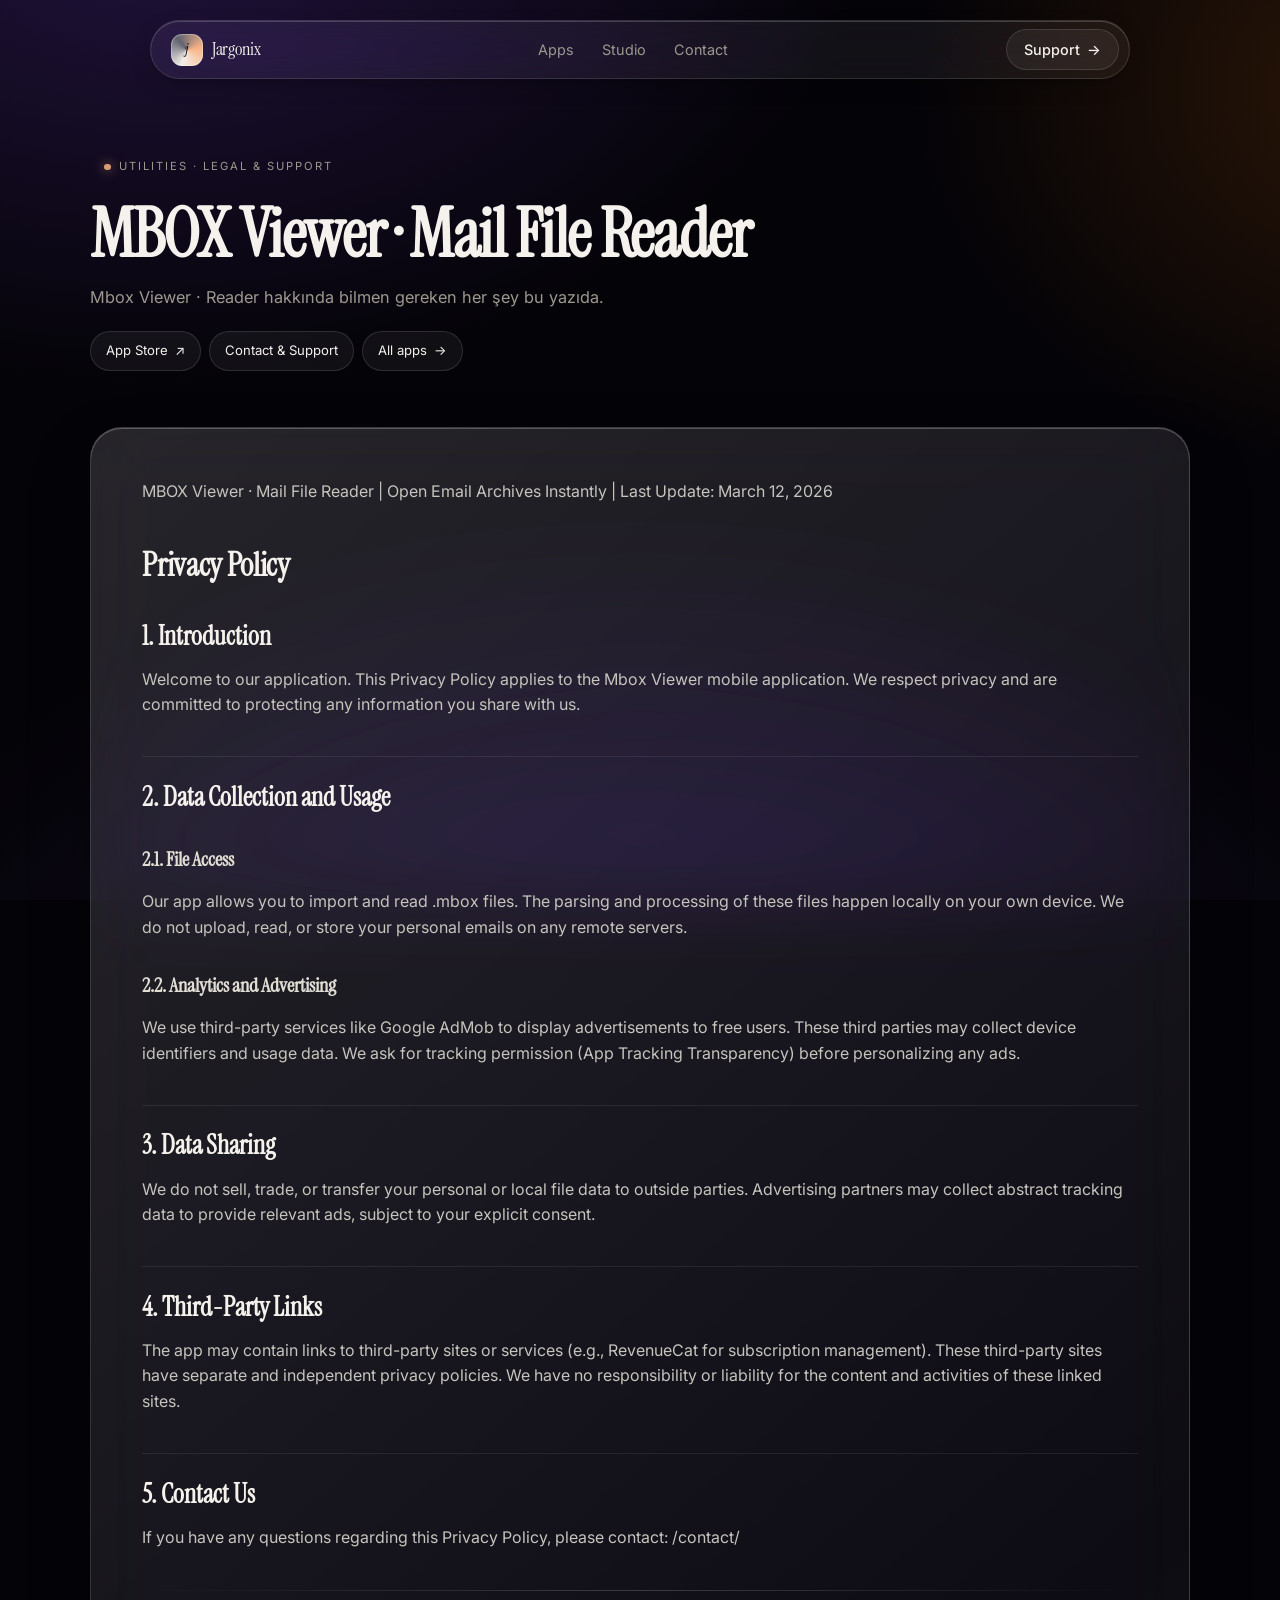
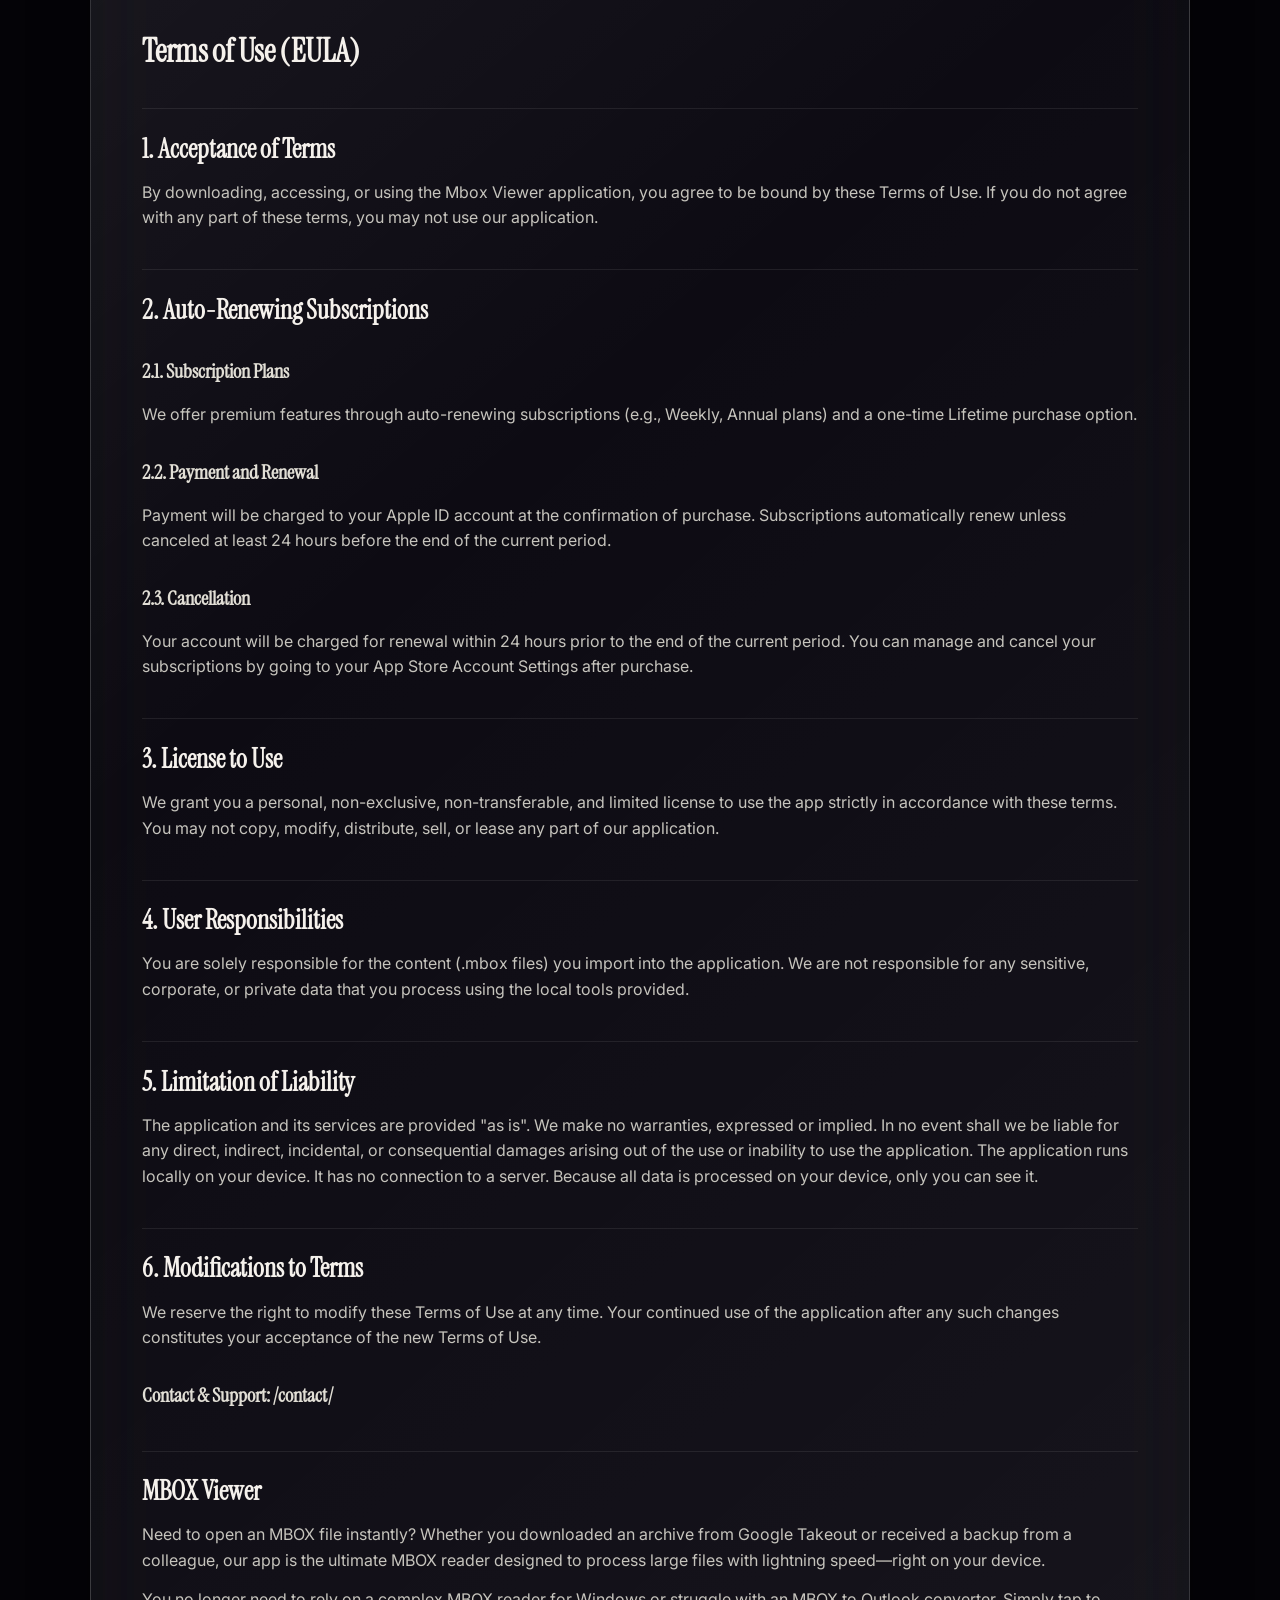
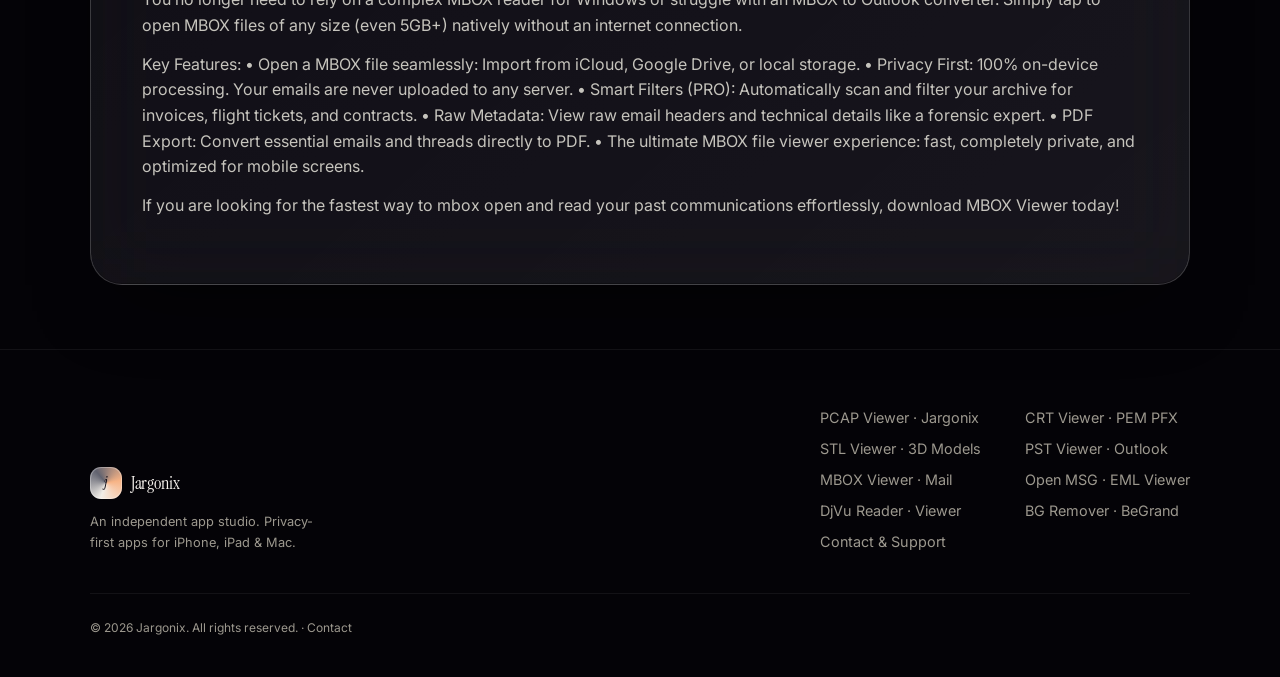
<file: mbox-viewer-reader/index.html>
<!doctype html>
<html lang="en">
<head>
<meta charset="utf-8">
<meta name="viewport" content="width=device-width, initial-scale=1">
<title>MBOX Viewer · Mail File Reader — Privacy, Terms & Support</title>
<meta name="description" content="Mbox Viewer · Reader hakkında bilmen gereken her şey bu yazıda.">

<link rel="preconnect" href="https://fonts.googleapis.com">
<link rel="preconnect" href="https://fonts.gstatic.com" crossorigin>
<link rel="stylesheet" href="https://fonts.googleapis.com/css2?family=Instrument+Serif:ital@0;1&family=Inter:wght@300;400;500;600;700&display=swap">
<link rel="stylesheet" href="/assets/style.css">
</head>
<body>
<div class="bg-ribbon" aria-hidden="true"></div><header class="nav"><div class="nav-inner glass-pill">
<a class="brand" href="/"><span class="brand-mark"><span>j</span></span><span class="brand-name">Jargonix</span></a>
<ul class="nav-links">
<li><a href="/#apps">Apps</a></li>
<li><a href="/#studio">Studio</a></li>
<li><a href="/contact/">Contact</a></li>
</ul>
<a class="nav-cta" href="/contact/">Support <span aria-hidden>→</span></a>
</div></header>
<main class="wrap">
<section class="page-hero">
<div class="eyebrow"><span class="dot"></span> Utilities · Legal &amp; Support</div>
<h1 class="page-title">MBOX Viewer · Mail File Reader</h1>
<p class="page-sub">Mbox Viewer · Reader hakkında bilmen gereken her şey bu yazıda.</p>
<div class="app-actions" style="margin-top:1.3rem">
<a class="btn-line" href="https://apps.apple.com/us/app/mbox-viewer-mail-file-reader/id6760363352" target="_blank" rel="noopener">App Store <span aria-hidden>↗</span></a>
<a class="btn-line" href="/contact/">Contact &amp; Support</a>
<a class="btn-line" href="/">All apps <span aria-hidden>→</span></a>
</div>
</section>
<article class="content glass-strong">
<p>MBOX Viewer · Mail File Reader | Open Email Archives Instantly | Last Update: March 12, 2026</p>
<h1>Privacy Policy</h1>
<h2>1. Introduction</h2>
<p>Welcome to our application. This Privacy Policy applies to the Mbox Viewer mobile application. We respect privacy and are committed to protecting any information you share with us.</p>
<h2>2. Data Collection and Usage</h2>
<h3>2.1. File Access</h3>
<p>Our app allows you to import and read .mbox files. The parsing and processing of these files happen locally on your own device. We do not upload, read, or store your personal emails on any remote servers.</p>
<h3>2.2. Analytics and Advertising</h3>
<p>We use third-party services like Google AdMob to display advertisements to free users. These third parties may collect device identifiers and usage data. We ask for tracking permission (App Tracking Transparency) before personalizing any ads.</p>
<h2>3. Data Sharing</h2>
<p>We do not sell, trade, or transfer your personal or local file data to outside parties. Advertising partners may collect abstract tracking data to provide relevant ads, subject to your explicit consent.</p>
<h2>4. Third-Party Links</h2>
<p>The app may contain links to third-party sites or services (e.g., RevenueCat for subscription management). These third-party sites have separate and independent privacy policies. We have no responsibility or liability for the content and activities of these linked sites.</p>
<h2>5. Contact Us</h2>
<p>If you have any questions regarding this Privacy Policy, please contact: /contact/</p>
<hr>
<h1>Terms of Use (EULA)</h1>
<h2>1. Acceptance of Terms</h2>
<p>By downloading, accessing, or using the Mbox Viewer application, you agree to be bound by these Terms of Use. If you do not agree with any part of these terms, you may not use our application.</p>
<h2>2. Auto-Renewing Subscriptions</h2>
<h3>2.1. Subscription Plans</h3>
<p>We offer premium features through auto-renewing subscriptions (e.g., Weekly, Annual plans) and a one-time Lifetime purchase option.</p>
<h3>2.2. Payment and Renewal</h3>
<p>Payment will be charged to your Apple ID account at the confirmation of purchase. Subscriptions automatically renew unless canceled at least 24 hours before the end of the current period.</p>
<h3>2.3. Cancellation</h3>
<p>Your account will be charged for renewal within 24 hours prior to the end of the current period. You can manage and cancel your subscriptions by going to your App Store Account Settings after purchase.</p>
<h2>3. License to Use</h2>
<p>We grant you a personal, non-exclusive, non-transferable, and limited license to use the app strictly in accordance with these terms. You may not copy, modify, distribute, sell, or lease any part of our application.</p>
<h2>4. User Responsibilities</h2>
<p>You are solely responsible for the content (.mbox files) you import into the application. We are not responsible for any sensitive, corporate, or private data that you process using the local tools provided.</p>
<h2>5. Limitation of Liability</h2>
<p>The application and its services are provided &quot;as is&quot;. We make no warranties, expressed or implied. In no event shall we be liable for any direct, indirect, incidental, or consequential damages arising out of the use or inability to use the application. The application runs locally on your device. It has no connection to a server. Because all data is processed on your device, only you can see it.</p>
<h2>6. Modifications to Terms</h2>
<p>We reserve the right to modify these Terms of Use at any time. Your continued use of the application after any such changes constitutes your acceptance of the new Terms of Use.</p>
<h3>Contact &amp; Support: /contact/</h3>
<h2>MBOX Viewer</h2>

<p>Need to open an MBOX file instantly? Whether you downloaded an archive from Google Takeout or received a backup from a colleague, our app is the ultimate MBOX reader designed to process large files with lightning speed—right on your device.</p>
<p>You no longer need to rely on a complex MBOX reader for Windows or struggle with an MBOX to Outlook converter. Simply tap to open MBOX files of any size (even 5GB+) natively without an internet connection.</p>
<p>Key Features: • Open a MBOX file seamlessly: Import from iCloud, Google Drive, or local storage. • Privacy First: 100% on-device processing. Your emails are never uploaded to any server. • Smart Filters (PRO): Automatically scan and filter your archive for invoices, flight tickets, and contracts. • Raw Metadata: View raw email headers and technical details like a forensic expert. • PDF Export: Convert essential emails and threads directly to PDF. • The ultimate MBOX file viewer experience: fast, completely private, and optimized for mobile screens.</p>
<p>If you are looking for the fastest way to mbox open and read your past communications effortlessly, download MBOX Viewer today!</p>


</article>
</main><footer class="footer"><div class="wrap">
<div class="footer-top">
<div>
<a class="brand" href="/"><span class="brand-mark"><span>j</span></span><span class="brand-name">Jargonix</span></a>
<p>An independent app studio. Privacy-first apps for iPhone, iPad & Mac.</p>
</div>
<nav class="footer-links">
<a href="/pcap-file-viewer-reader/">PCAP Viewer · Jargonix</a>
<a href="/crt-viewer-pem-cer-reader/">CRT Viewer · PEM PFX</a>
<a href="/stl-viewer-model-file-reader/">STL Viewer · 3D Models</a>
<a href="/pst-viewer-reader/">PST Viewer · Outlook</a>
<a href="/mbox-viewer-reader/">MBOX Viewer · Mail</a>
<a href="/open-msg-eml-viewer-reader/">Open MSG · EML Viewer</a>
<a href="/djvu-reader-viewer/">DjVu Reader · Viewer</a>
<a href="/photoprep-passport-white-bg/">BG Remover · BeGrand</a>
<a href="/contact/">Contact &amp; Support</a>
</nav>
</div>
<div class="footer-copy">© 2026 Jargonix. All rights reserved. · <a href="/contact/">Contact</a></div>
</div></footer>
</body></html>
</file>
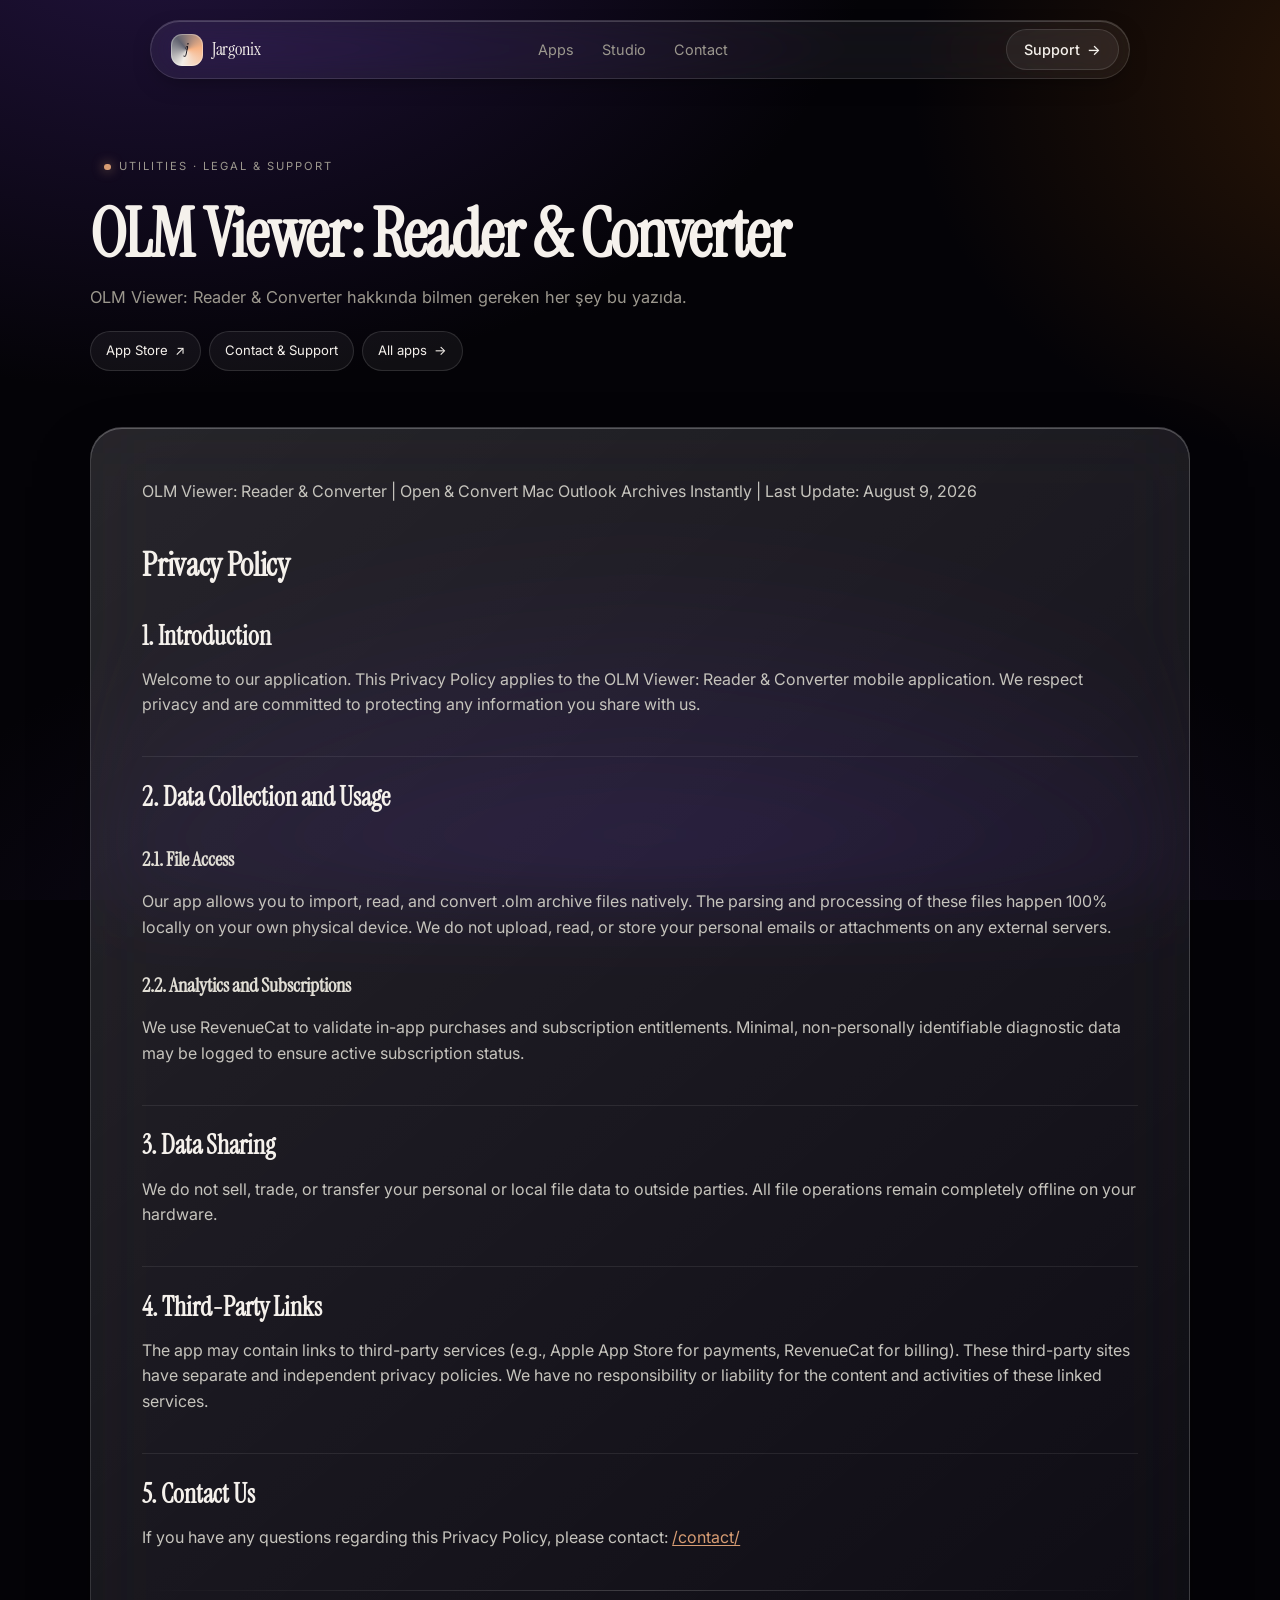
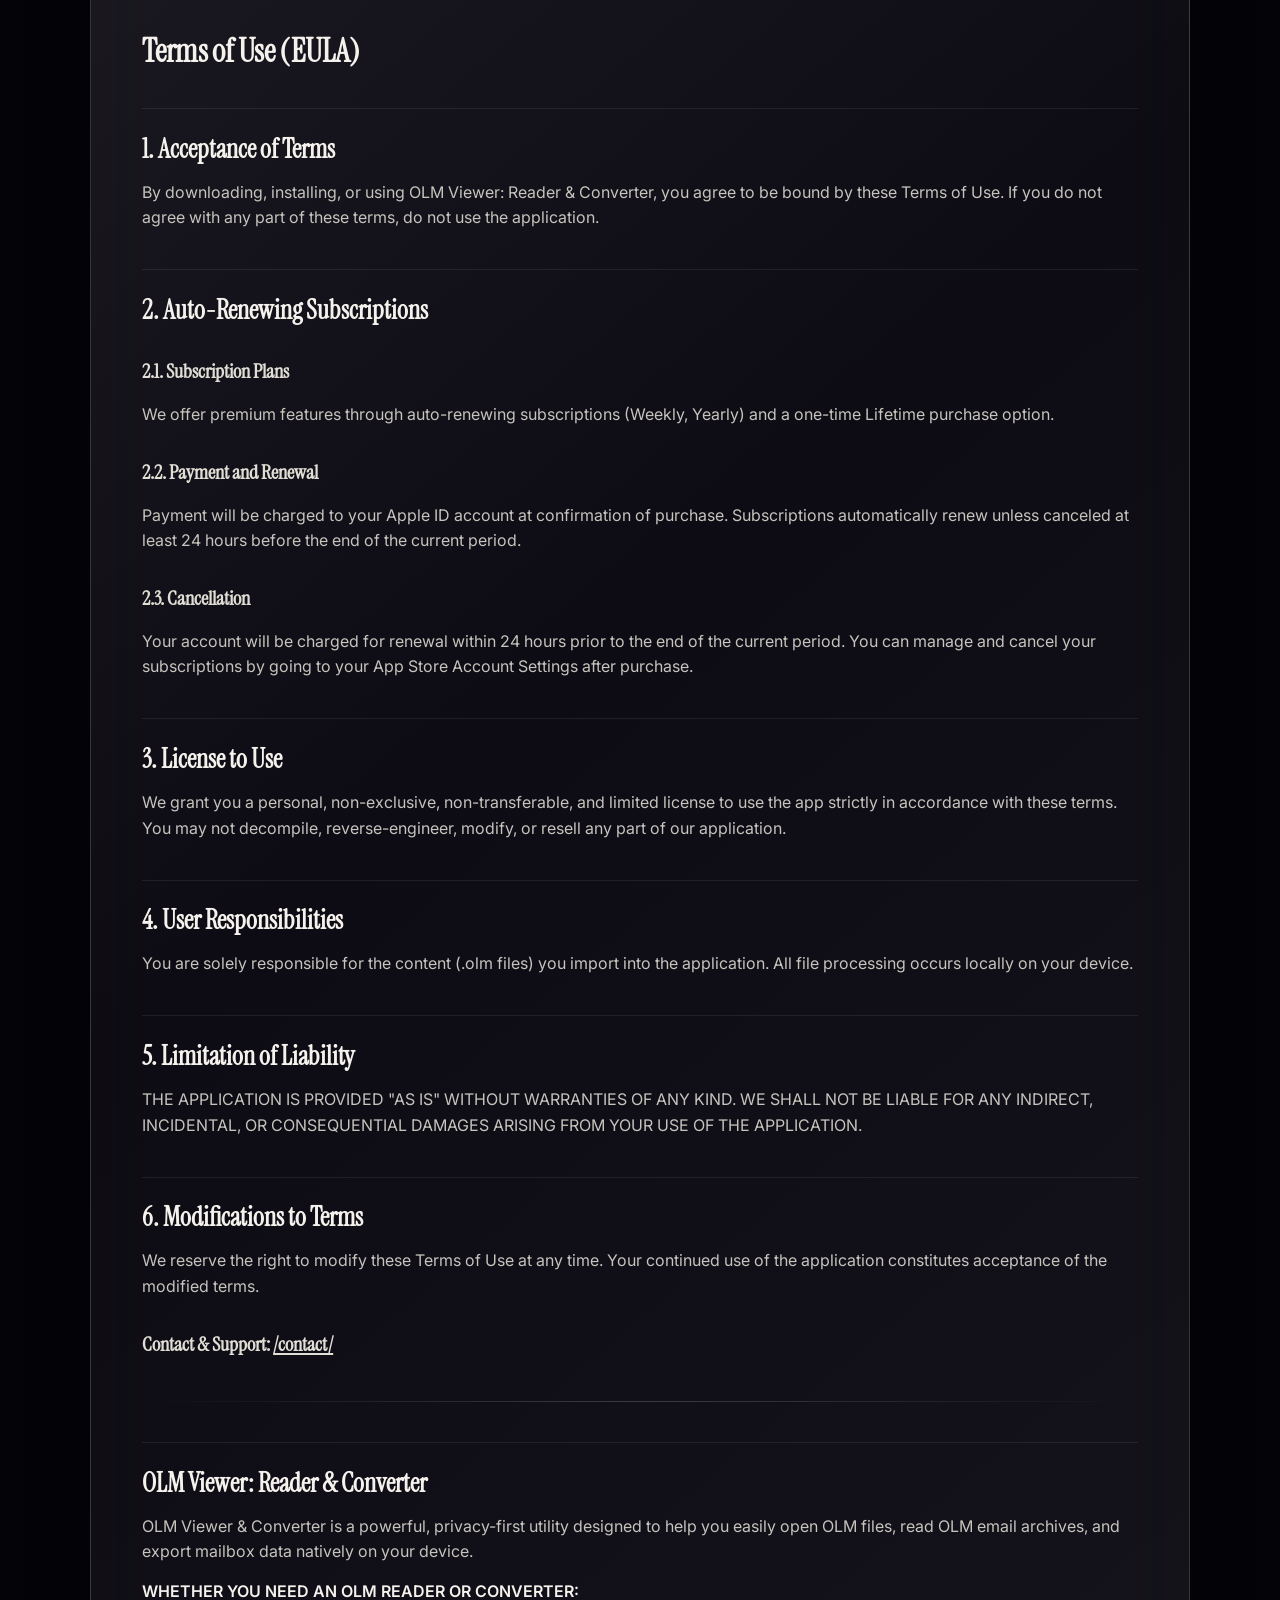
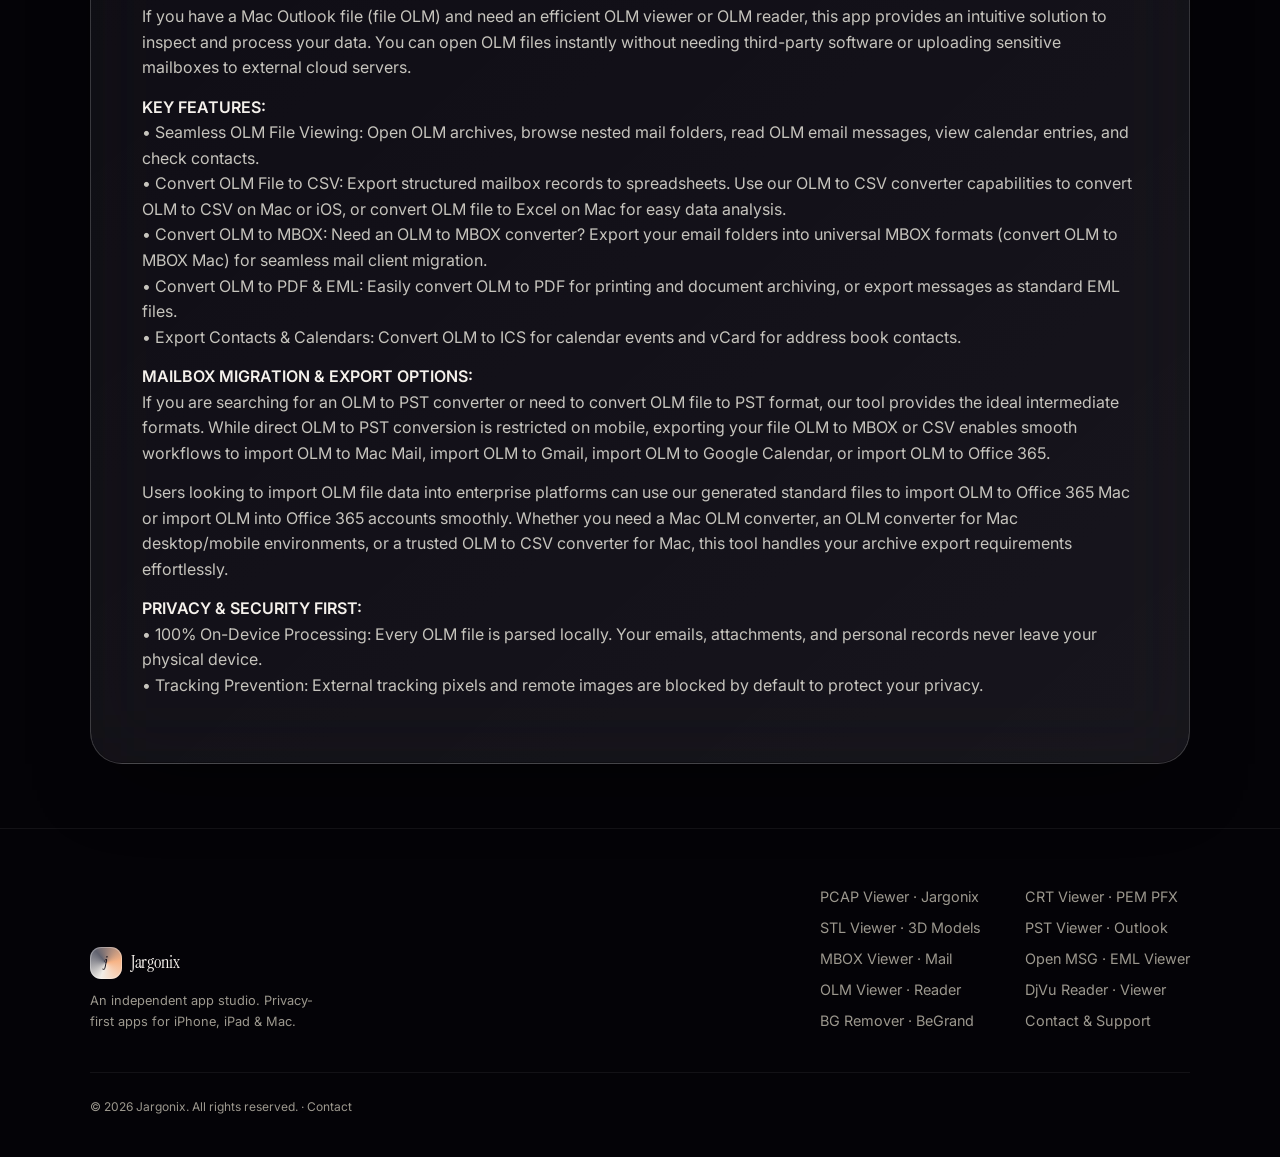
<file: olm-viewer-converter/index.html>
<!doctype html>
<html lang="en">
<head>
<meta charset="utf-8">
<meta name="viewport" content="width=device-width, initial-scale=1">
<title>OLM Viewer: Reader & Converter — Privacy, Terms & Support</title>
<meta name="description" content="OLM Viewer: Reader & Converter hakkında bilmen gereken her şey bu yazıda.">

<link rel="preconnect" href="https://fonts.googleapis.com">
<link rel="preconnect" href="https://fonts.gstatic.com" crossorigin>
<link rel="stylesheet" href="https://fonts.googleapis.com/css2?family=Instrument+Serif:ital@0;1&family=Inter:wght@300;400;500;600;700&display=swap">
<link rel="stylesheet" href="/assets/style.css">
</head>
<body>
<div class="bg-ribbon" aria-hidden="true"></div><header class="nav"><div class="nav-inner glass-pill">
<a class="brand" href="/"><span class="brand-mark"><span>j</span></span><span class="brand-name">Jargonix</span></a>
<ul class="nav-links">
<li><a href="/#apps">Apps</a></li>
<li><a href="/#studio">Studio</a></li>
<li><a href="/contact/">Contact</a></li>
</ul>
<a class="nav-cta" href="/contact/">Support <span aria-hidden>→</span></a>
</div></header>
<main class="wrap">
<section class="page-hero">
<div class="eyebrow"><span class="dot"></span> Utilities · Legal &amp; Support</div>
<h1 class="page-title">OLM Viewer: Reader &amp; Converter</h1>
<p class="page-sub">OLM Viewer: Reader &amp; Converter hakkında bilmen gereken her şey bu yazıda.</p>
<div class="app-actions" style="margin-top:1.3rem">
<a class="btn-line" href="https://apps.apple.com/us/app/olm-viewer-reader-converter/id6799690415" target="_blank" rel="noopener">App Store <span aria-hidden>↗</span></a>
<a class="btn-line" href="/contact/">Contact &amp; Support</a>
<a class="btn-line" href="/">All apps <span aria-hidden>→</span></a>
</div>
</section>
<article class="content glass-strong">
<p>OLM Viewer: Reader &amp; Converter | Open &amp; Convert Mac Outlook Archives Instantly | Last Update: August 9, 2026</p>
<h1>Privacy Policy</h1>
<h2>1. Introduction</h2>
<p>Welcome to our application. This Privacy Policy applies to the OLM Viewer: Reader &amp; Converter mobile application. We respect privacy and are committed to protecting any information you share with us.</p>
<h2>2. Data Collection and Usage</h2>
<h3>2.1. File Access</h3>
<p>Our app allows you to import, read, and convert .olm archive files natively. The parsing and processing of these files happen 100% locally on your own physical device. We do not upload, read, or store your personal emails or attachments on any external servers.</p>
<h3>2.2. Analytics and Subscriptions</h3>
<p>We use RevenueCat to validate in-app purchases and subscription entitlements. Minimal, non-personally identifiable diagnostic data may be logged to ensure active subscription status.</p>
<h2>3. Data Sharing</h2>
<p>We do not sell, trade, or transfer your personal or local file data to outside parties. All file operations remain completely offline on your hardware.</p>
<h2>4. Third-Party Links</h2>
<p>The app may contain links to third-party services (e.g., Apple App Store for payments, RevenueCat for billing). These third-party sites have separate and independent privacy policies. We have no responsibility or liability for the content and activities of these linked services.</p>
<h2>5. Contact Us</h2>
<p>If you have any questions regarding this Privacy Policy, please contact: <a href="/contact/">/contact/</a></p>
<hr>
<h1>Terms of Use (EULA)</h1>
<h2>1. Acceptance of Terms</h2>
<p>By downloading, installing, or using OLM Viewer: Reader &amp; Converter, you agree to be bound by these Terms of Use. If you do not agree with any part of these terms, do not use the application.</p>
<h2>2. Auto-Renewing Subscriptions</h2>
<h3>2.1. Subscription Plans</h3>
<p>We offer premium features through auto-renewing subscriptions (Weekly, Yearly) and a one-time Lifetime purchase option.</p>
<h3>2.2. Payment and Renewal</h3>
<p>Payment will be charged to your Apple ID account at confirmation of purchase. Subscriptions automatically renew unless canceled at least 24 hours before the end of the current period.</p>
<h3>2.3. Cancellation</h3>
<p>Your account will be charged for renewal within 24 hours prior to the end of the current period. You can manage and cancel your subscriptions by going to your App Store Account Settings after purchase.</p>
<h2>3. License to Use</h2>
<p>We grant you a personal, non-exclusive, non-transferable, and limited license to use the app strictly in accordance with these terms. You may not decompile, reverse-engineer, modify, or resell any part of our application.</p>
<h2>4. User Responsibilities</h2>
<p>You are solely responsible for the content (.olm files) you import into the application. All file processing occurs locally on your device.</p>
<h2>5. Limitation of Liability</h2>
<p>THE APPLICATION IS PROVIDED "AS IS" WITHOUT WARRANTIES OF ANY KIND. WE SHALL NOT BE LIABLE FOR ANY INDIRECT, INCIDENTAL, OR CONSEQUENTIAL DAMAGES ARISING FROM YOUR USE OF THE APPLICATION.</p>
<h2>6. Modifications to Terms</h2>
<p>We reserve the right to modify these Terms of Use at any time. Your continued use of the application constitutes acceptance of the modified terms.</p>
<h3>Contact &amp; Support: <a href="/contact/">/contact/</a></h3>
<hr>
<h2>OLM Viewer: Reader &amp; Converter</h2>
<p>OLM Viewer &amp; Converter is a powerful, privacy-first utility designed to help you easily open OLM files, read OLM email archives, and export mailbox data natively on your device.</p>

<p><strong>WHETHER YOU NEED AN OLM READER OR CONVERTER:</strong><br>
If you have a Mac Outlook file (file OLM) and need an efficient OLM viewer or OLM reader, this app provides an intuitive solution to inspect and process your data. You can open OLM files instantly without needing third-party software or uploading sensitive mailboxes to external cloud servers.</p>

<p><strong>KEY FEATURES:</strong><br>
• Seamless OLM File Viewing: Open OLM archives, browse nested mail folders, read OLM email messages, view calendar entries, and check contacts.<br>
• Convert OLM File to CSV: Export structured mailbox records to spreadsheets. Use our OLM to CSV converter capabilities to convert OLM to CSV on Mac or iOS, or convert OLM file to Excel on Mac for easy data analysis.<br>
• Convert OLM to MBOX: Need an OLM to MBOX converter? Export your email folders into universal MBOX formats (convert OLM to MBOX Mac) for seamless mail client migration.<br>
• Convert OLM to PDF &amp; EML: Easily convert OLM to PDF for printing and document archiving, or export messages as standard EML files.<br>
• Export Contacts &amp; Calendars: Convert OLM to ICS for calendar events and vCard for address book contacts.</p>

<p><strong>MAILBOX MIGRATION &amp; EXPORT OPTIONS:</strong><br>
If you are searching for an OLM to PST converter or need to convert OLM file to PST format, our tool provides the ideal intermediate formats. While direct OLM to PST conversion is restricted on mobile, exporting your file OLM to MBOX or CSV enables smooth workflows to import OLM to Mac Mail, import OLM to Gmail, import OLM to Google Calendar, or import OLM to Office 365.</p>

<p>Users looking to import OLM file data into enterprise platforms can use our generated standard files to import OLM to Office 365 Mac or import OLM into Office 365 accounts smoothly. Whether you need a Mac OLM converter, an OLM converter for Mac desktop/mobile environments, or a trusted OLM to CSV converter for Mac, this tool handles your archive export requirements effortlessly.</p>

<p><strong>PRIVACY &amp; SECURITY FIRST:</strong><br>
• 100% On-Device Processing: Every OLM file is parsed locally. Your emails, attachments, and personal records never leave your physical device.<br>
• Tracking Prevention: External tracking pixels and remote images are blocked by default to protect your privacy.</p>
</article>
</main><footer class="footer"><div class="wrap">
<div class="footer-top">
<div>
<a class="brand" href="/"><span class="brand-mark"><span>j</span></span><span class="brand-name">Jargonix</span></a>
<p>An independent app studio. Privacy-first apps for iPhone, iPad &amp; Mac.</p>
</div>
<nav class="footer-links">
<a href="/pcap-file-viewer-reader/">PCAP Viewer · Jargonix</a>
<a href="/crt-viewer-pem-cer-reader/">CRT Viewer · PEM PFX</a>
<a href="/stl-viewer-model-file-reader/">STL Viewer · 3D Models</a>
<a href="/pst-viewer-reader/">PST Viewer · Outlook</a>
<a href="/mbox-viewer-reader/">MBOX Viewer · Mail</a>
<a href="/open-msg-eml-viewer-reader/">Open MSG · EML Viewer</a>
<a href="/olm-viewer-converter/">OLM Viewer · Reader</a>
<a href="/djvu-reader-viewer/">DjVu Reader · Viewer</a>
<a href="/photoprep-passport-white-bg/">BG Remover · BeGrand</a>
<a href="/contact/">Contact &amp; Support</a>
</nav>
</div>
<div class="footer-copy">© 2026 Jargonix. All rights reserved. · <a href="/contact/">Contact</a></div>
</div></footer>
</body></html>
</file>
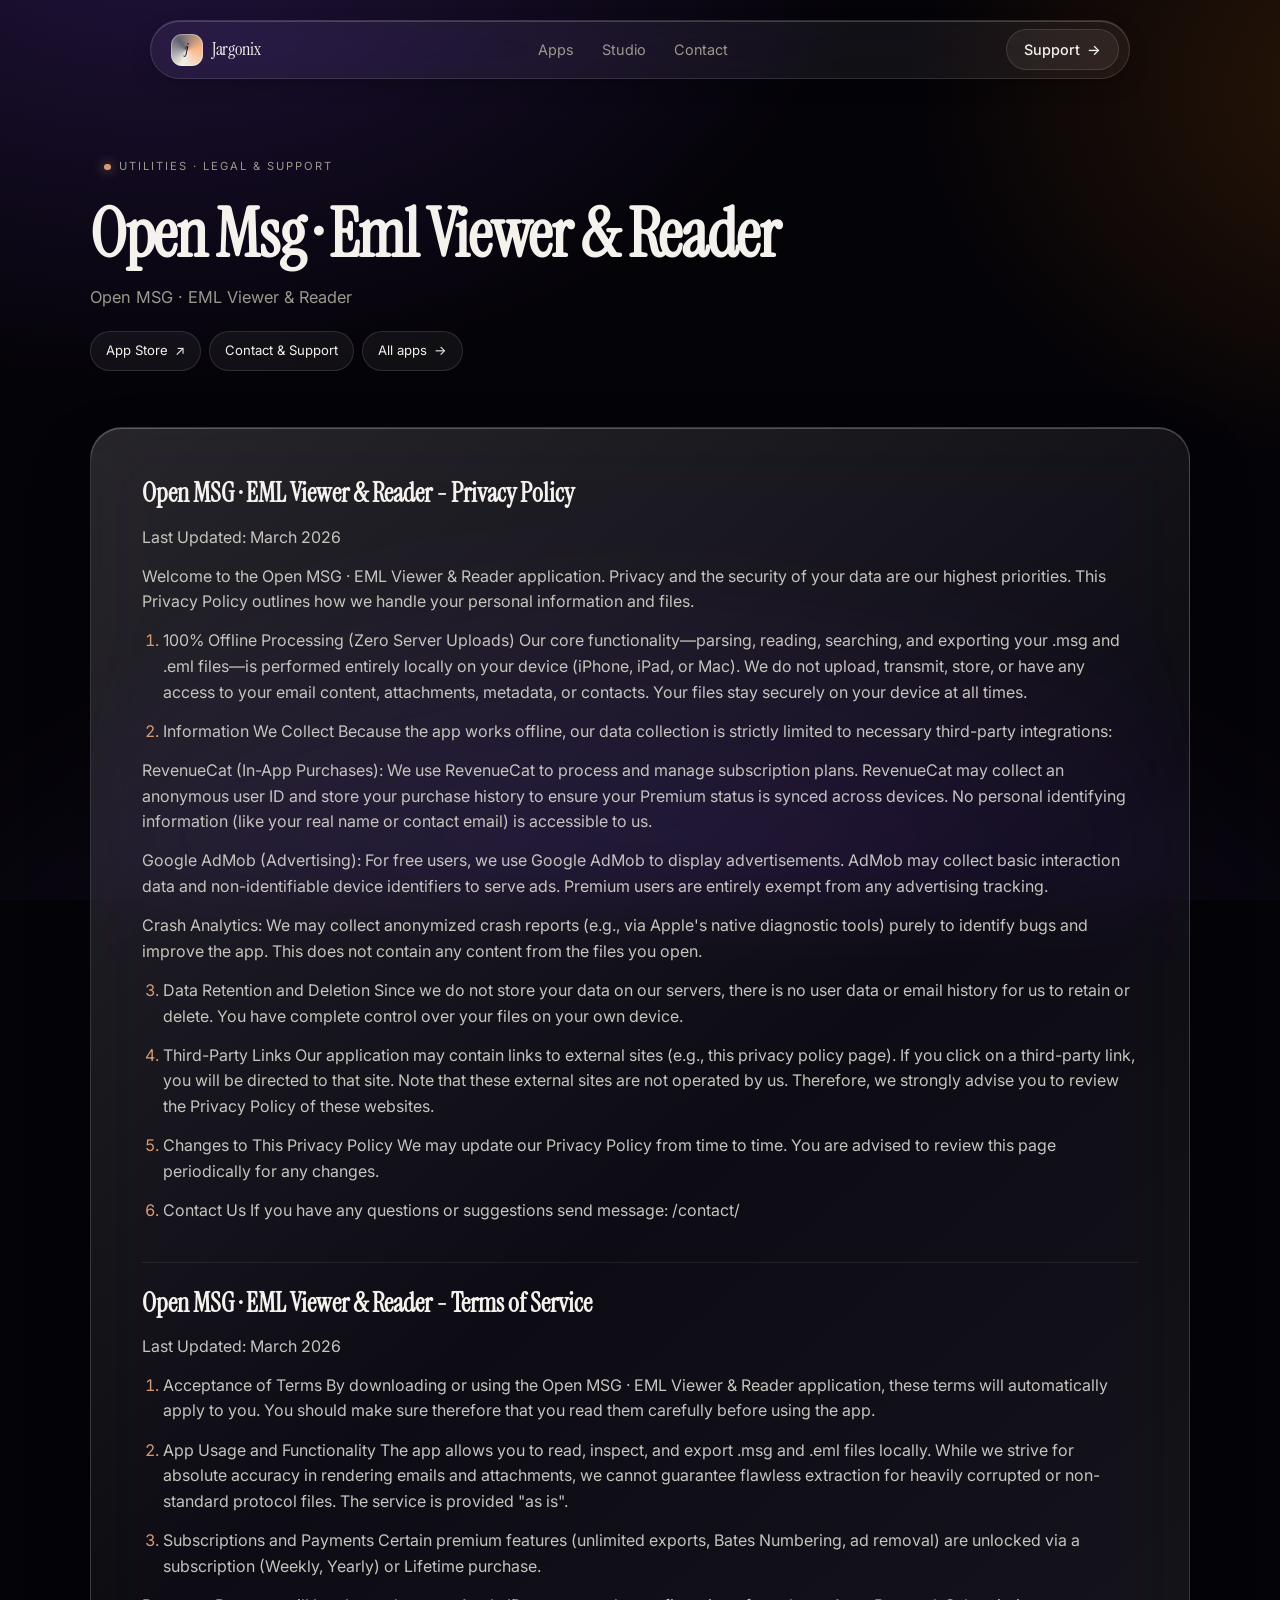
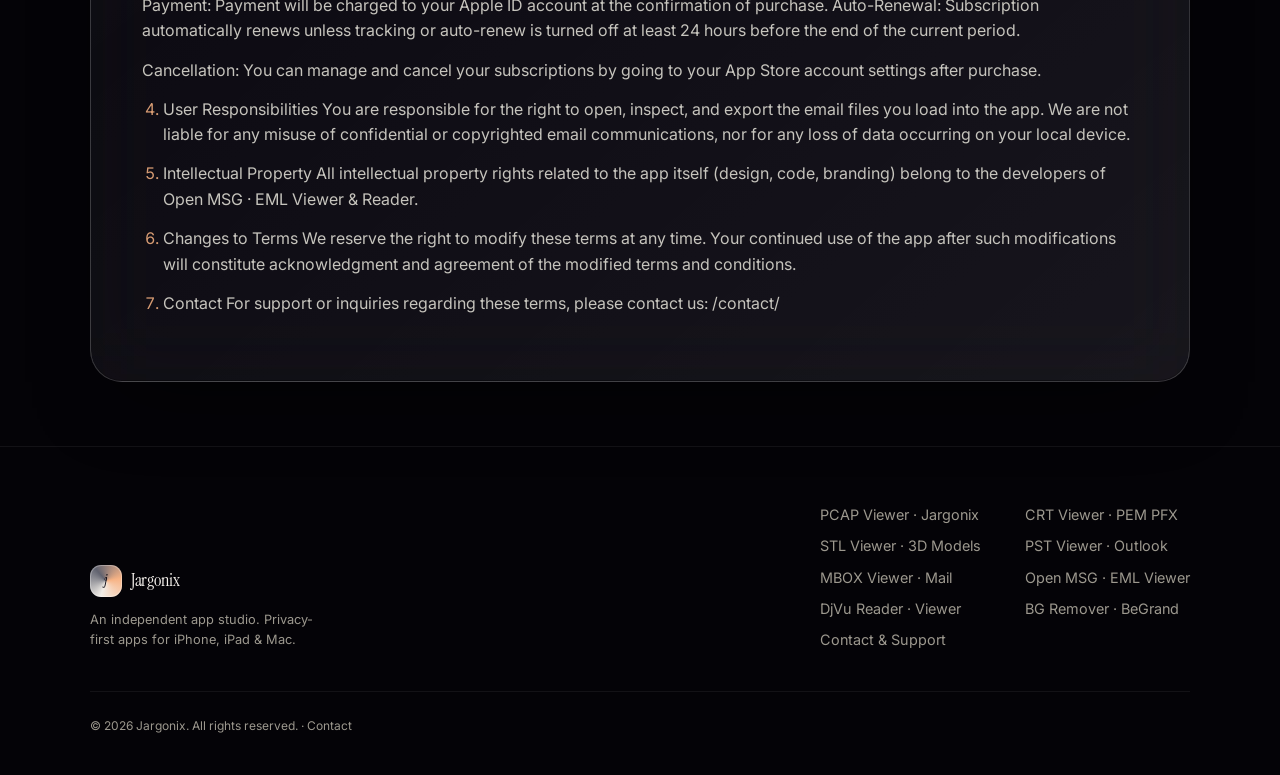
<file: open-msg-eml-viewer-reader/index.html>
<!doctype html>
<html lang="en">
<head>
<meta charset="utf-8">
<meta name="viewport" content="width=device-width, initial-scale=1">
<title>Open Msg · Eml Viewer & Reader — Privacy, Terms & Support</title>
<meta name="description" content="Open MSG · EML Viewer & Reader">

<link rel="preconnect" href="https://fonts.googleapis.com">
<link rel="preconnect" href="https://fonts.gstatic.com" crossorigin>
<link rel="stylesheet" href="https://fonts.googleapis.com/css2?family=Instrument+Serif:ital@0;1&family=Inter:wght@300;400;500;600;700&display=swap">
<link rel="stylesheet" href="/assets/style.css">
</head>
<body>
<div class="bg-ribbon" aria-hidden="true"></div><header class="nav"><div class="nav-inner glass-pill">
<a class="brand" href="/"><span class="brand-mark"><span>j</span></span><span class="brand-name">Jargonix</span></a>
<ul class="nav-links">
<li><a href="/#apps">Apps</a></li>
<li><a href="/#studio">Studio</a></li>
<li><a href="/contact/">Contact</a></li>
</ul>
<a class="nav-cta" href="/contact/">Support <span aria-hidden>→</span></a>
</div></header>
<main class="wrap">
<section class="page-hero">
<div class="eyebrow"><span class="dot"></span> Utilities · Legal &amp; Support</div>
<h1 class="page-title">Open Msg · Eml Viewer & Reader</h1>
<p class="page-sub">Open MSG · EML Viewer & Reader</p>
<div class="app-actions" style="margin-top:1.3rem">
<a class="btn-line" href="https://apps.apple.com/us/app/open-msg-to-pdf-email-viewer/id6760991112" target="_blank" rel="noopener">App Store <span aria-hidden>↗</span></a>
<a class="btn-line" href="/contact/">Contact &amp; Support</a>
<a class="btn-line" href="/">All apps <span aria-hidden>→</span></a>
</div>
</section>
<article class="content glass-strong">
<h2>Open MSG · EML Viewer &amp; Reader - Privacy Policy</h2>
<p>Last Updated: March 2026</p>
<p>Welcome to the Open MSG · EML Viewer &amp; Reader application. Privacy and the security of your data are our highest priorities. This Privacy Policy outlines how we handle your personal information and files.</p>
<ol>
<li><p>100% Offline Processing (Zero Server Uploads)
Our core functionality—parsing, reading, searching, and exporting your .msg and .eml files—is performed entirely locally on your device (iPhone, iPad, or Mac). We do not upload, transmit, store, or have any access to your email content, attachments, metadata, or contacts. Your files stay securely on your device at all times.</p>
</li>
<li><p>Information We Collect
Because the app works offline, our data collection is strictly limited to necessary third-party integrations:</p>
</li>
</ol>
<p>RevenueCat (In-App Purchases): We use RevenueCat to process and manage subscription plans. RevenueCat may collect an anonymous user ID and store your purchase history to ensure your Premium status is synced across devices. No personal identifying information (like your real name or contact email) is accessible to us.</p>
<p>Google AdMob (Advertising): For free users, we use Google AdMob to display advertisements. AdMob may collect basic interaction data and non-identifiable device identifiers to serve ads. Premium users are entirely exempt from any advertising tracking.</p>
<p>Crash Analytics: We may collect anonymized crash reports (e.g., via Apple&#39;s native diagnostic tools) purely to identify bugs and improve the app. This does not contain any content from the files you open.</p>
<ol start="3">
<li><p>Data Retention and Deletion
Since we do not store your data on our servers, there is no user data or email history for us to retain or delete. You have complete control over your files on your own device.</p>
</li>
<li><p>Third-Party Links
Our application may contain links to external sites (e.g., this privacy policy page). If you click on a third-party link, you will be directed to that site. Note that these external sites are not operated by us. Therefore, we strongly advise you to review the Privacy Policy of these websites.</p>
</li>
<li><p>Changes to This Privacy Policy
We may update our Privacy Policy from time to time. You are advised to review this page periodically for any changes.</p>
</li>
<li><p>Contact Us
If you have any questions or suggestions send message: /contact/</p>
</li>
</ol>
<h2>Open MSG · EML Viewer &amp; Reader - Terms of Service</h2>
<p>Last Updated: March 2026</p>
<ol>
<li><p>Acceptance of Terms
By downloading or using the Open MSG · EML Viewer &amp; Reader application, these terms will automatically apply to you. You should make sure therefore that you read them carefully before using the app.</p>
</li>
<li><p>App Usage and Functionality
The app allows you to read, inspect, and export .msg and .eml files locally.
While we strive for absolute accuracy in rendering emails and attachments, we cannot guarantee flawless extraction for heavily corrupted or non-standard protocol files. The service is provided &quot;as is&quot;.</p>
</li>
<li><p>Subscriptions and Payments
Certain premium features (unlimited exports, Bates Numbering, ad removal) are unlocked via a subscription (Weekly, Yearly) or Lifetime purchase.</p>
</li>
</ol>
<p>Payment: Payment will be charged to your Apple ID account at the confirmation of purchase.
Auto-Renewal: Subscription automatically renews unless tracking or auto-renew is turned off at least 24 hours before the end of the current period.</p>
<p>Cancellation: You can manage and cancel your subscriptions by going to your App Store account settings after purchase.</p>
<ol start="4">
<li><p>User Responsibilities
You are responsible for the right to open, inspect, and export the email files you load into the app. We are not liable for any misuse of confidential or copyrighted email communications, nor for any loss of data occurring on your local device.</p>
</li>
<li><p>Intellectual Property
All intellectual property rights related to the app itself (design, code, branding) belong to the developers of Open MSG · EML Viewer &amp; Reader.</p>
</li>
<li><p>Changes to Terms
We reserve the right to modify these terms at any time. Your continued use of the app after such modifications will constitute acknowledgment and agreement of the modified terms and conditions.</p>
</li>
<li><p>Contact
For support or inquiries regarding these terms, please contact us: /contact/</p>
</li>
</ol>

</article>
</main><footer class="footer"><div class="wrap">
<div class="footer-top">
<div>
<a class="brand" href="/"><span class="brand-mark"><span>j</span></span><span class="brand-name">Jargonix</span></a>
<p>An independent app studio. Privacy-first apps for iPhone, iPad & Mac.</p>
</div>
<nav class="footer-links">
<a href="/pcap-file-viewer-reader/">PCAP Viewer · Jargonix</a>
<a href="/crt-viewer-pem-cer-reader/">CRT Viewer · PEM PFX</a>
<a href="/stl-viewer-model-file-reader/">STL Viewer · 3D Models</a>
<a href="/pst-viewer-reader/">PST Viewer · Outlook</a>
<a href="/mbox-viewer-reader/">MBOX Viewer · Mail</a>
<a href="/open-msg-eml-viewer-reader/">Open MSG · EML Viewer</a>
<a href="/djvu-reader-viewer/">DjVu Reader · Viewer</a>
<a href="/photoprep-passport-white-bg/">BG Remover · BeGrand</a>
<a href="/contact/">Contact &amp; Support</a>
</nav>
</div>
<div class="footer-copy">© 2026 Jargonix. All rights reserved. · <a href="/contact/">Contact</a></div>
</div></footer>
</body></html>
</file>
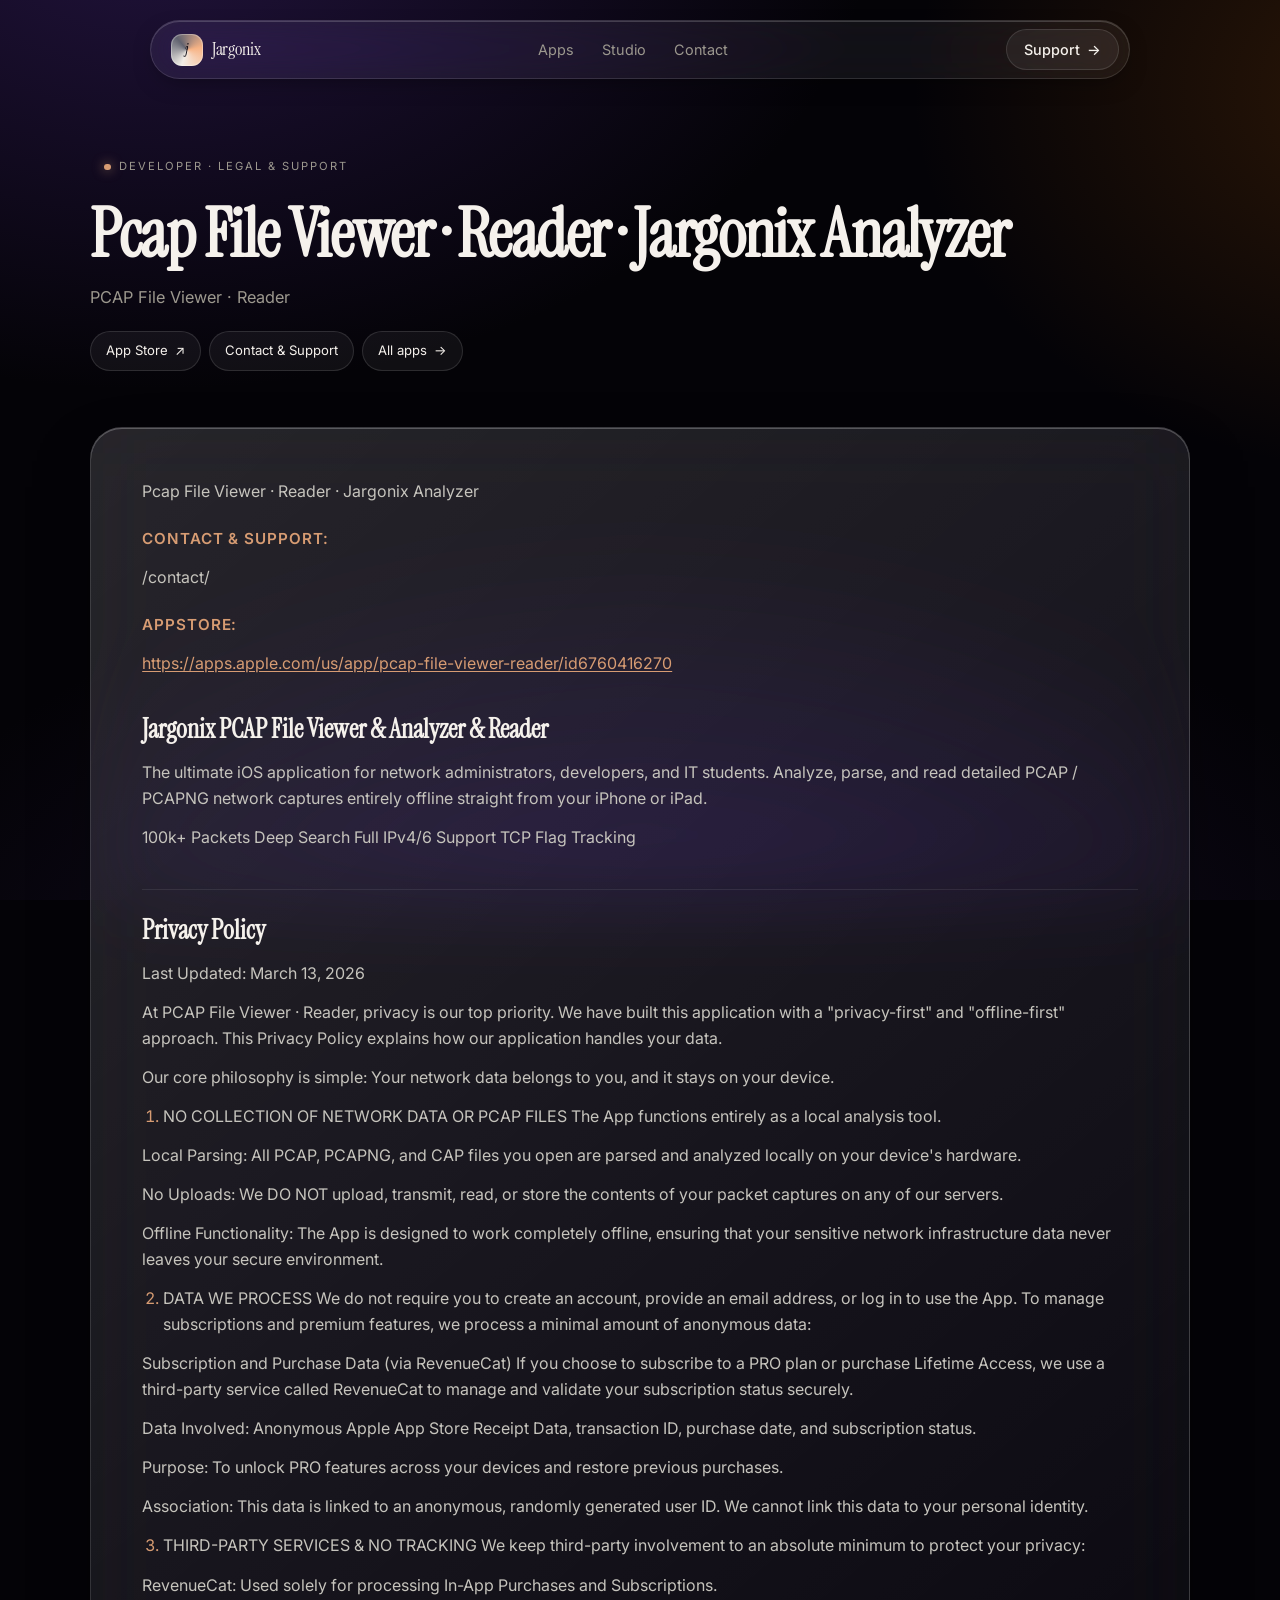
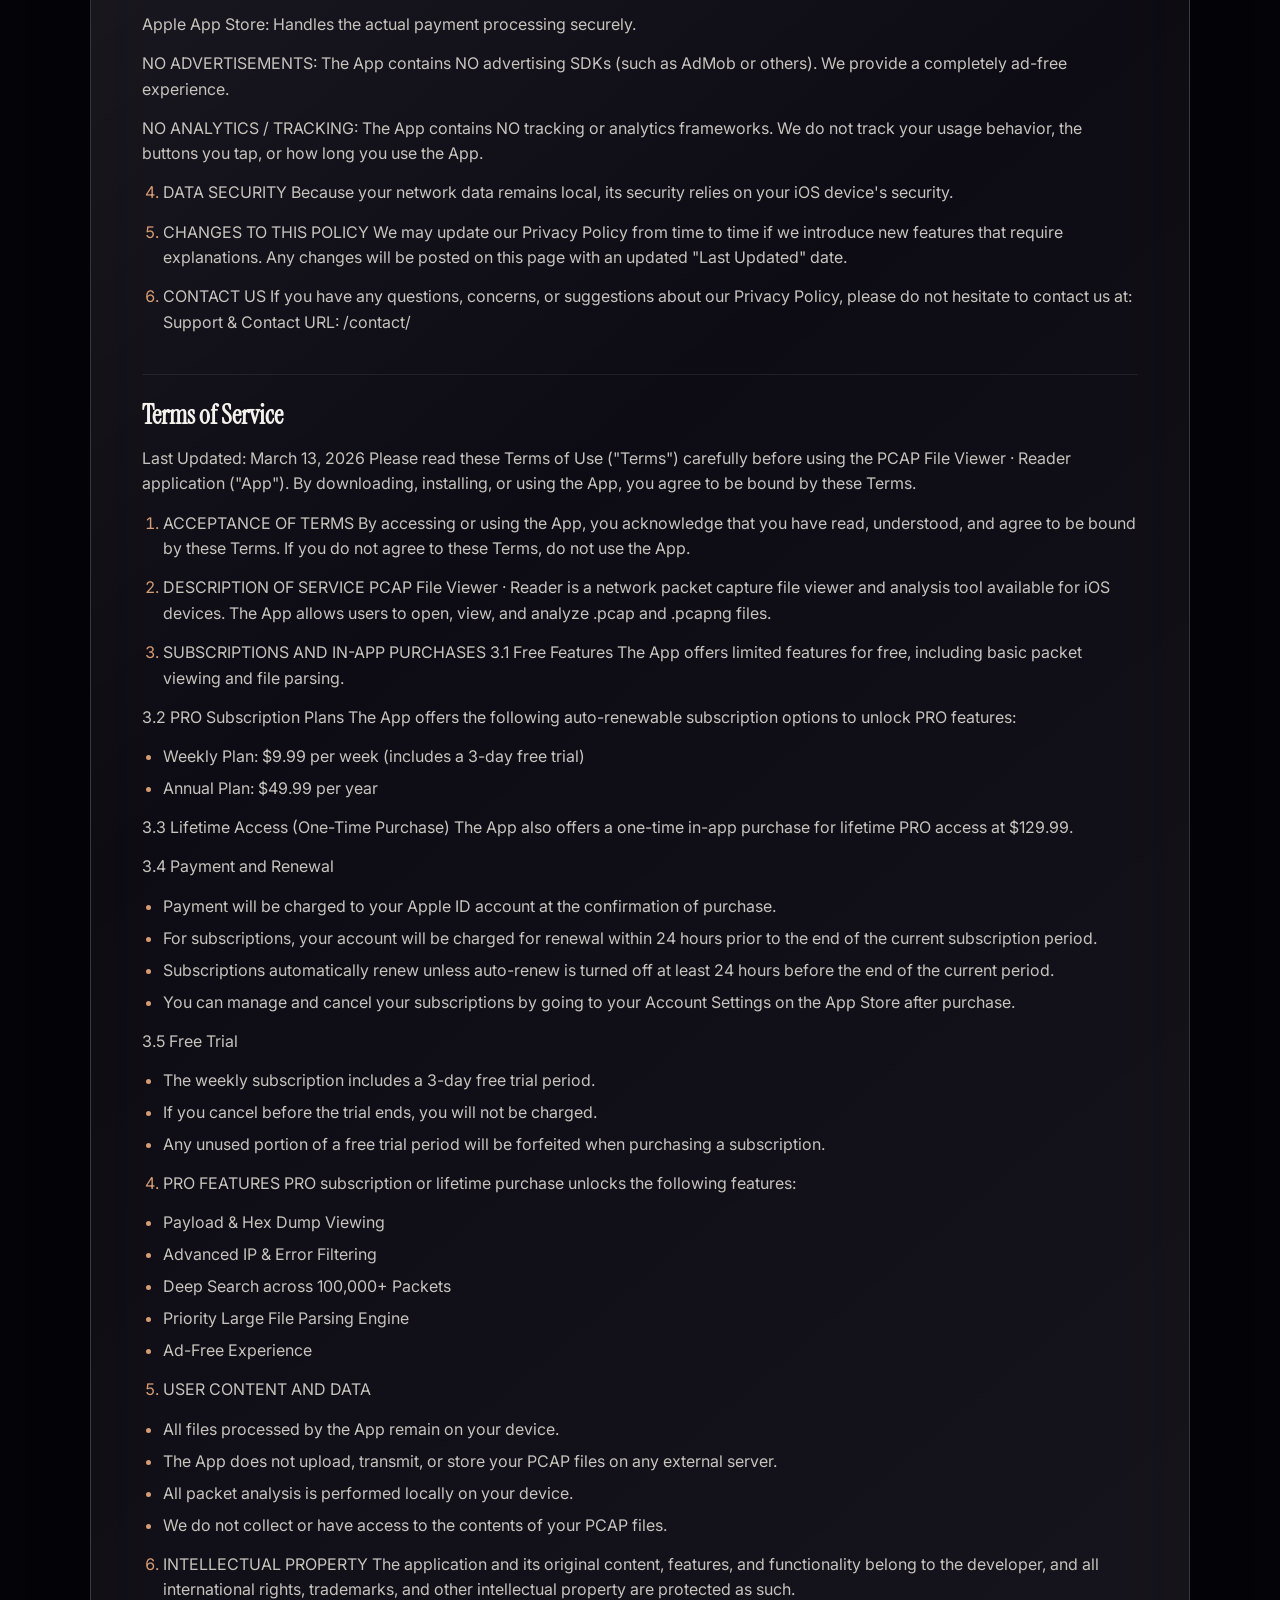
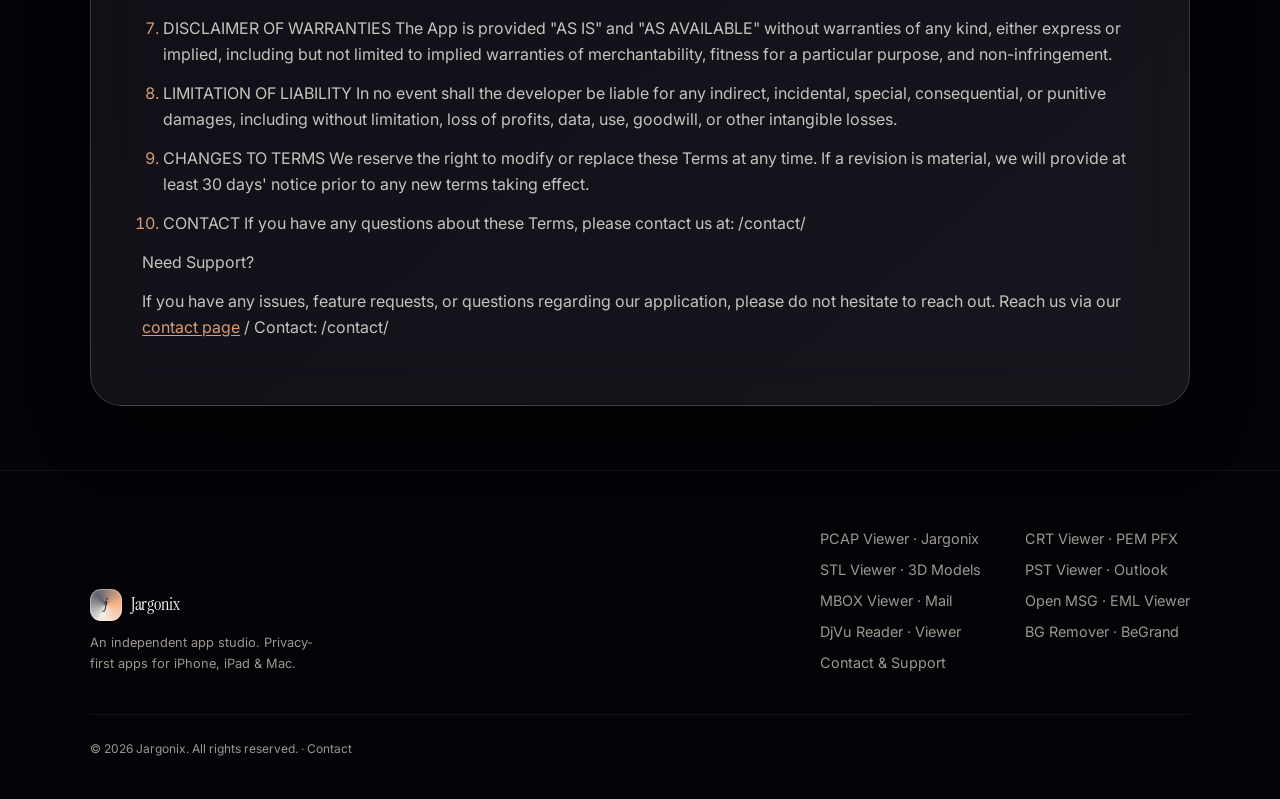
<file: pcap-file-viewer-reader/index.html>
<!doctype html>
<html lang="en">
<head>
<meta charset="utf-8">
<meta name="viewport" content="width=device-width, initial-scale=1">
<title>Pcap File Viewer · Reader · Jargonix Analyzer — Privacy, Terms & Support</title>
<meta name="description" content="PCAP File Viewer · Reader">

<link rel="preconnect" href="https://fonts.googleapis.com">
<link rel="preconnect" href="https://fonts.gstatic.com" crossorigin>
<link rel="stylesheet" href="https://fonts.googleapis.com/css2?family=Instrument+Serif:ital@0;1&family=Inter:wght@300;400;500;600;700&display=swap">
<link rel="stylesheet" href="/assets/style.css">
</head>
<body>
<div class="bg-ribbon" aria-hidden="true"></div><header class="nav"><div class="nav-inner glass-pill">
<a class="brand" href="/"><span class="brand-mark"><span>j</span></span><span class="brand-name">Jargonix</span></a>
<ul class="nav-links">
<li><a href="/#apps">Apps</a></li>
<li><a href="/#studio">Studio</a></li>
<li><a href="/contact/">Contact</a></li>
</ul>
<a class="nav-cta" href="/contact/">Support <span aria-hidden>→</span></a>
</div></header>
<main class="wrap">
<section class="page-hero">
<div class="eyebrow"><span class="dot"></span> Developer · Legal &amp; Support</div>
<h1 class="page-title">Pcap File Viewer · Reader · Jargonix Analyzer</h1>
<p class="page-sub">PCAP File Viewer · Reader</p>
<div class="app-actions" style="margin-top:1.3rem">
<a class="btn-line" href="https://apps.apple.com/us/app/pcap-file-viewer-analyzer/id6760416270" target="_blank" rel="noopener">App Store <span aria-hidden>↗</span></a>
<a class="btn-line" href="/contact/">Contact &amp; Support</a>
<a class="btn-line" href="/">All apps <span aria-hidden>→</span></a>
</div>
</section>
<article class="content glass-strong">
<p>Pcap File Viewer · Reader · Jargonix Analyzer</p>
<h4>Contact &amp; Support:</h4>
<p>/contact/ </p>
<h4>AppStore:</h4>
<p><a href="https://apps.apple.com/us/app/pcap-file-viewer-reader/id6760416270">https://apps.apple.com/us/app/pcap-file-viewer-reader/id6760416270</a></p>
<h2>Jargonix PCAP File Viewer & Analyzer & Reader</h2>

<p>The ultimate iOS application for network administrators, developers, and IT students.
Analyze, parse, and read detailed PCAP / PCAPNG network captures entirely offline straight from your iPhone or iPad.</p>
<p>100k+ Packets
Deep Search
Full IPv4/6 Support
TCP Flag Tracking</p>
<h2>Privacy Policy</h2>

<p>Last Updated: March 13, 2026</p>
<p>At PCAP File Viewer · Reader, privacy is our top priority. We have built this application with a &quot;privacy-first&quot; and &quot;offline-first&quot; approach. This Privacy Policy explains how our application handles your data.</p>
<p>Our core philosophy is simple: Your network data belongs to you, and it stays on your device.</p>
<ol>
<li>NO COLLECTION OF NETWORK DATA OR PCAP FILES
The App functions entirely as a local analysis tool.</li>
</ol>
<p>Local Parsing: All PCAP, PCAPNG, and CAP files you open are parsed and analyzed locally on your device&#39;s hardware.</p>
<p>No Uploads: We DO NOT upload, transmit, read, or store the contents of your packet captures on any of our servers.</p>
<p>Offline Functionality: The App is designed to work completely offline, ensuring that your sensitive network infrastructure data never leaves your secure environment.</p>
<ol start="2">
<li>DATA WE PROCESS
We do not require you to create an account, provide an email address, or log in to use the App. To manage subscriptions and premium features, we process a minimal amount of anonymous data:</li>
</ol>
<p>Subscription and Purchase Data (via RevenueCat) If you choose to subscribe to a PRO plan or purchase Lifetime Access, we use a third-party service called RevenueCat to manage and validate your subscription status securely.</p>
<p>Data Involved: Anonymous Apple App Store Receipt Data, transaction ID, purchase date, and subscription status.</p>
<p>Purpose: To unlock PRO features across your devices and restore previous purchases.</p>
<p>Association: This data is linked to an anonymous, randomly generated user ID. We cannot link this data to your personal identity.</p>
<ol start="3">
<li>THIRD-PARTY SERVICES &amp; NO TRACKING
We keep third-party involvement to an absolute minimum to protect your privacy:</li>
</ol>
<p>RevenueCat: Used solely for processing In-App Purchases and Subscriptions.</p>
<p>Apple App Store: Handles the actual payment processing securely.</p>
<p>NO ADVERTISEMENTS: The App contains NO advertising SDKs (such as AdMob or others). We provide a completely ad-free experience.</p>
<p>NO ANALYTICS / TRACKING: The App contains NO tracking or analytics frameworks. We do not track your usage behavior, the buttons you tap, or how long you use the App.</p>
<ol start="4">
<li><p>DATA SECURITY
Because your network data remains local, its security relies on your iOS device&#39;s security. </p>
</li>
<li><p>CHANGES TO THIS POLICY
We may update our Privacy Policy from time to time if we introduce new features that require explanations. Any changes will be posted on this page with an updated &quot;Last Updated&quot; date.</p>
</li>
<li><p>CONTACT US
If you have any questions, concerns, or suggestions about our Privacy Policy, please do not hesitate to contact us at: Support &amp; Contact URL: /contact/</p>
</li>
</ol>
<h2>Terms of Service</h2>

<p>Last Updated: March 13, 2026
Please read these Terms of Use (&quot;Terms&quot;) carefully before using the PCAP File Viewer · Reader application (&quot;App&quot;). By downloading, installing, or using the App, you agree to be bound by these Terms.</p>
<ol>
<li><p>ACCEPTANCE OF TERMS
By accessing or using the App, you acknowledge that you have read, understood, and agree to be bound by these Terms. If you do not agree to these Terms, do not use the App.</p>
</li>
<li><p>DESCRIPTION OF SERVICE
PCAP File Viewer · Reader is a network packet capture file viewer and analysis tool available for iOS devices. The App allows users to open, view, and analyze .pcap and .pcapng files.</p>
</li>
<li><p>SUBSCRIPTIONS AND IN-APP PURCHASES
3.1 Free Features
The App offers limited features for free, including basic packet viewing and file parsing.</p>
</li>
</ol>
<p>3.2 PRO Subscription Plans
The App offers the following auto-renewable subscription options to unlock PRO features:</p>
<ul>
<li>Weekly Plan: $9.99 per week (includes a 3-day free trial)</li>
<li>Annual Plan: $49.99 per year</li>
</ul>
<p>3.3 Lifetime Access (One-Time Purchase)
The App also offers a one-time in-app purchase for lifetime PRO access at $129.99.</p>
<p>3.4 Payment and Renewal</p>
<ul>
<li>Payment will be charged to your Apple ID account at the confirmation of purchase.</li>
<li>For subscriptions, your account will be charged for renewal within 24 hours prior to the end of the current subscription period.</li>
<li>Subscriptions automatically renew unless auto-renew is turned off at least 24 hours before the end of the current period.</li>
<li>You can manage and cancel your subscriptions by going to your Account Settings on the App Store after purchase.</li>
</ul>
<p>3.5 Free Trial</p>
<ul>
<li>The weekly subscription includes a 3-day free trial period.</li>
<li>If you cancel before the trial ends, you will not be charged.</li>
<li>Any unused portion of a free trial period will be forfeited when purchasing a subscription.</li>
</ul>
<ol start="4">
<li>PRO FEATURES
PRO subscription or lifetime purchase unlocks the following features:</li>
</ol>
<ul>
<li>Payload &amp; Hex Dump Viewing</li>
<li>Advanced IP &amp; Error Filtering</li>
<li>Deep Search across 100,000+ Packets</li>
<li>Priority Large File Parsing Engine</li>
<li>Ad-Free Experience</li>
</ul>
<ol start="5">
<li>USER CONTENT AND DATA</li>
</ol>
<ul>
<li>All files processed by the App remain on your device.</li>
<li>The App does not upload, transmit, or store your PCAP files on any external server.</li>
<li>All packet analysis is performed locally on your device.</li>
<li>We do not collect or have access to the contents of your PCAP files.</li>
</ul>
<ol start="6">
<li><p>INTELLECTUAL PROPERTY
The application and its original content, features, and functionality belong to the developer, and all international rights, trademarks, and other intellectual property are protected as such.</p>
</li>
<li><p>DISCLAIMER OF WARRANTIES
The App is provided &quot;AS IS&quot; and &quot;AS AVAILABLE&quot; without warranties of any kind, either express or implied, including but not limited to implied warranties of merchantability, fitness for a particular purpose, and non-infringement.</p>
</li>
<li><p>LIMITATION OF LIABILITY
In no event shall the developer be liable for any indirect, incidental, special, consequential, or punitive damages, including without limitation, loss of profits, data, use, goodwill, or other intangible losses.</p>
</li>
<li><p>CHANGES TO TERMS
We reserve the right to modify or replace these Terms at any time. If a revision is material, we will provide at least 30 days&#39; notice prior to any new terms taking effect.</p>
</li>
<li><p>CONTACT
If you have any questions about these Terms, please contact us at:
/contact/</p>
</li>
</ol>
<p>Need Support?</p>
<p>If you have any issues, feature requests, or questions regarding our application, please do not hesitate to reach out. Reach us via our <a href="/contact/">contact page</a> / Contact: /contact/</p>


</article>
</main><footer class="footer"><div class="wrap">
<div class="footer-top">
<div>
<a class="brand" href="/"><span class="brand-mark"><span>j</span></span><span class="brand-name">Jargonix</span></a>
<p>An independent app studio. Privacy-first apps for iPhone, iPad & Mac.</p>
</div>
<nav class="footer-links">
<a href="/pcap-file-viewer-reader/">PCAP Viewer · Jargonix</a>
<a href="/crt-viewer-pem-cer-reader/">CRT Viewer · PEM PFX</a>
<a href="/stl-viewer-model-file-reader/">STL Viewer · 3D Models</a>
<a href="/pst-viewer-reader/">PST Viewer · Outlook</a>
<a href="/mbox-viewer-reader/">MBOX Viewer · Mail</a>
<a href="/open-msg-eml-viewer-reader/">Open MSG · EML Viewer</a>
<a href="/djvu-reader-viewer/">DjVu Reader · Viewer</a>
<a href="/photoprep-passport-white-bg/">BG Remover · BeGrand</a>
<a href="/contact/">Contact &amp; Support</a>
</nav>
</div>
<div class="footer-copy">© 2026 Jargonix. All rights reserved. · <a href="/contact/">Contact</a></div>
</div></footer>
</body></html>
</file>
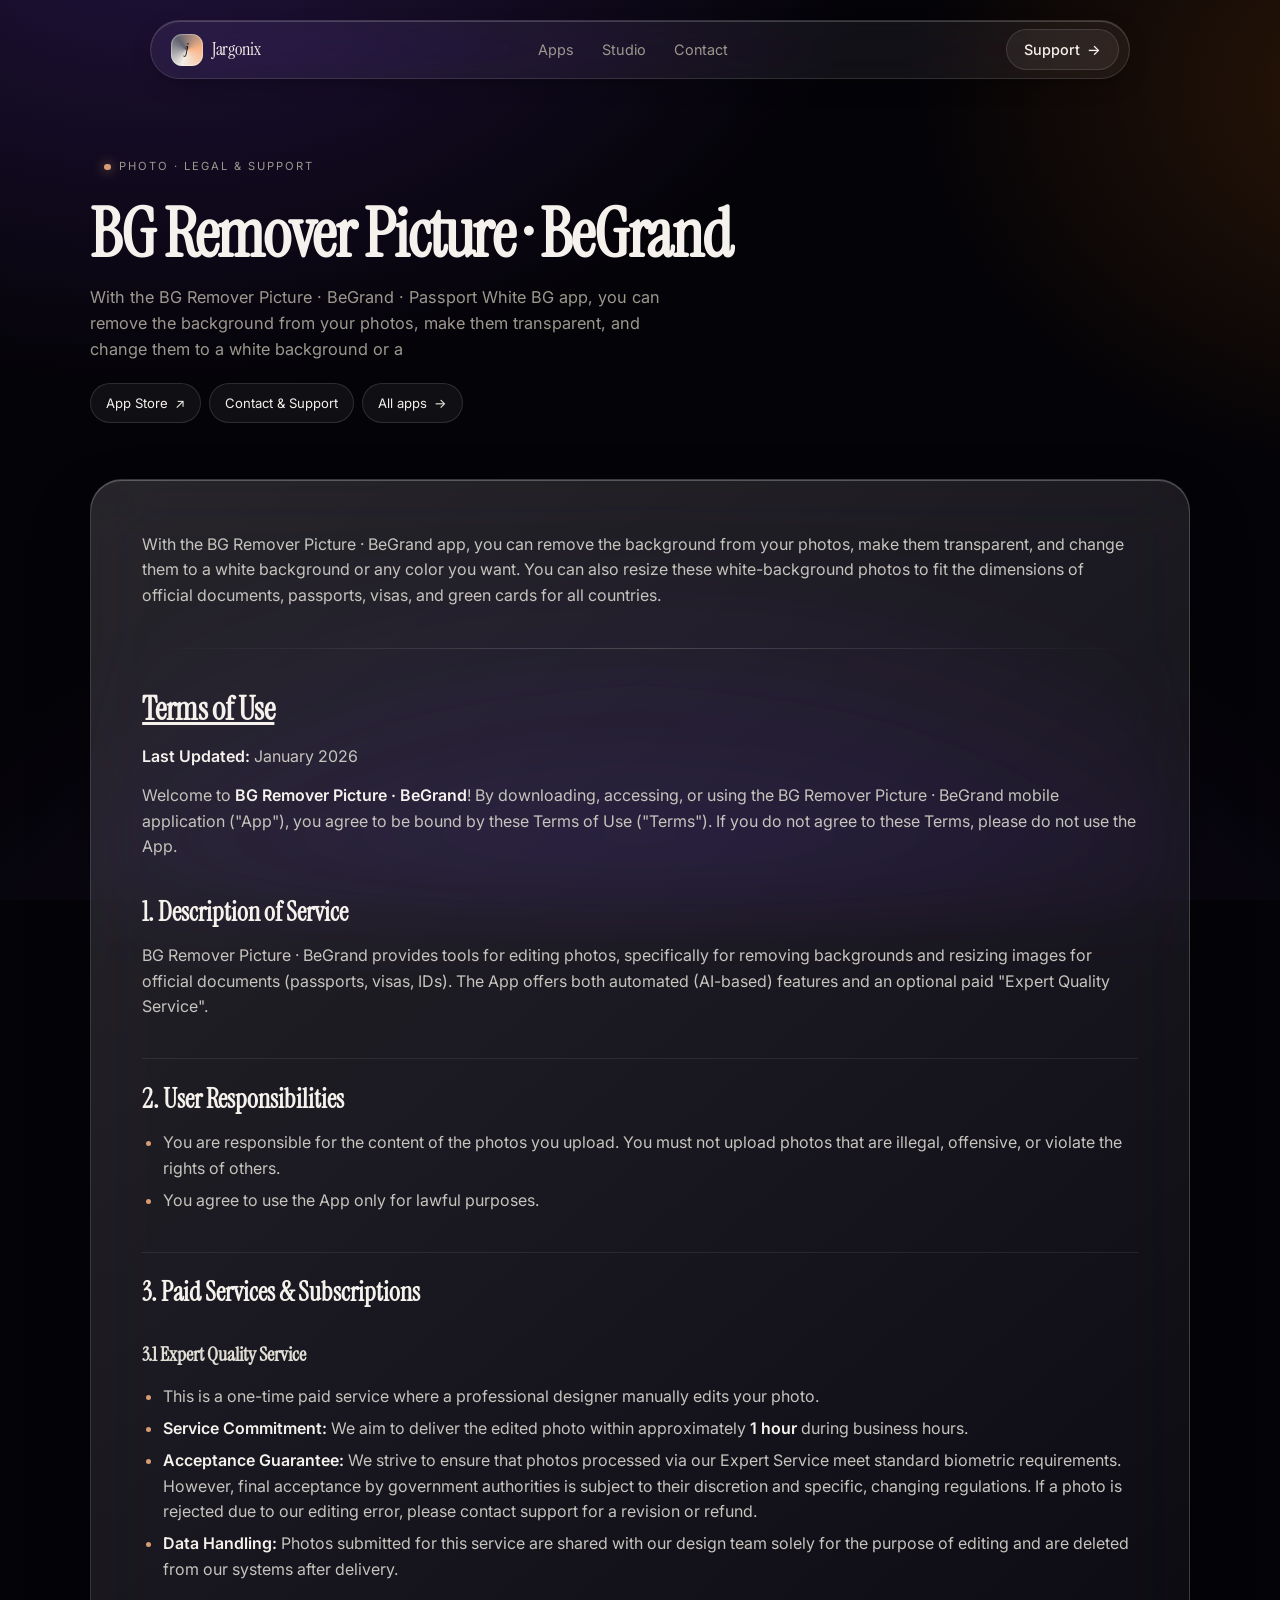
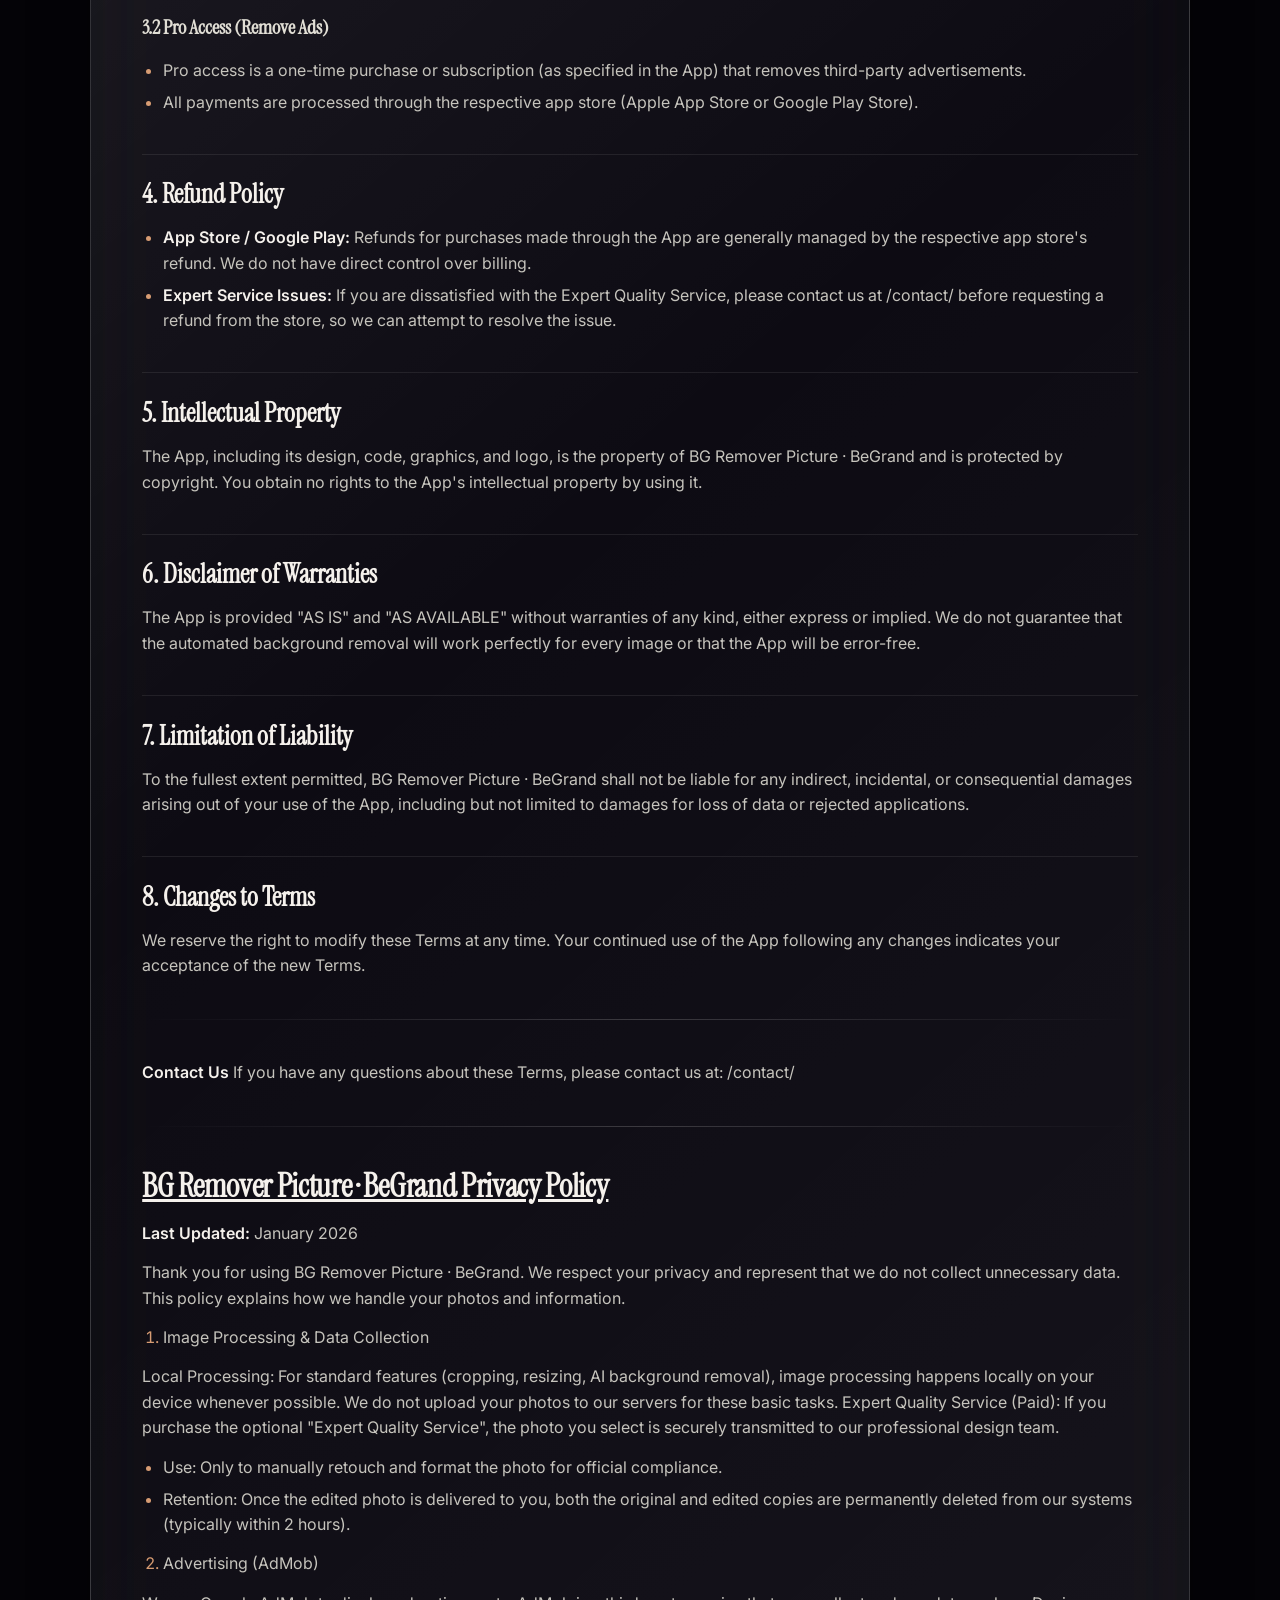
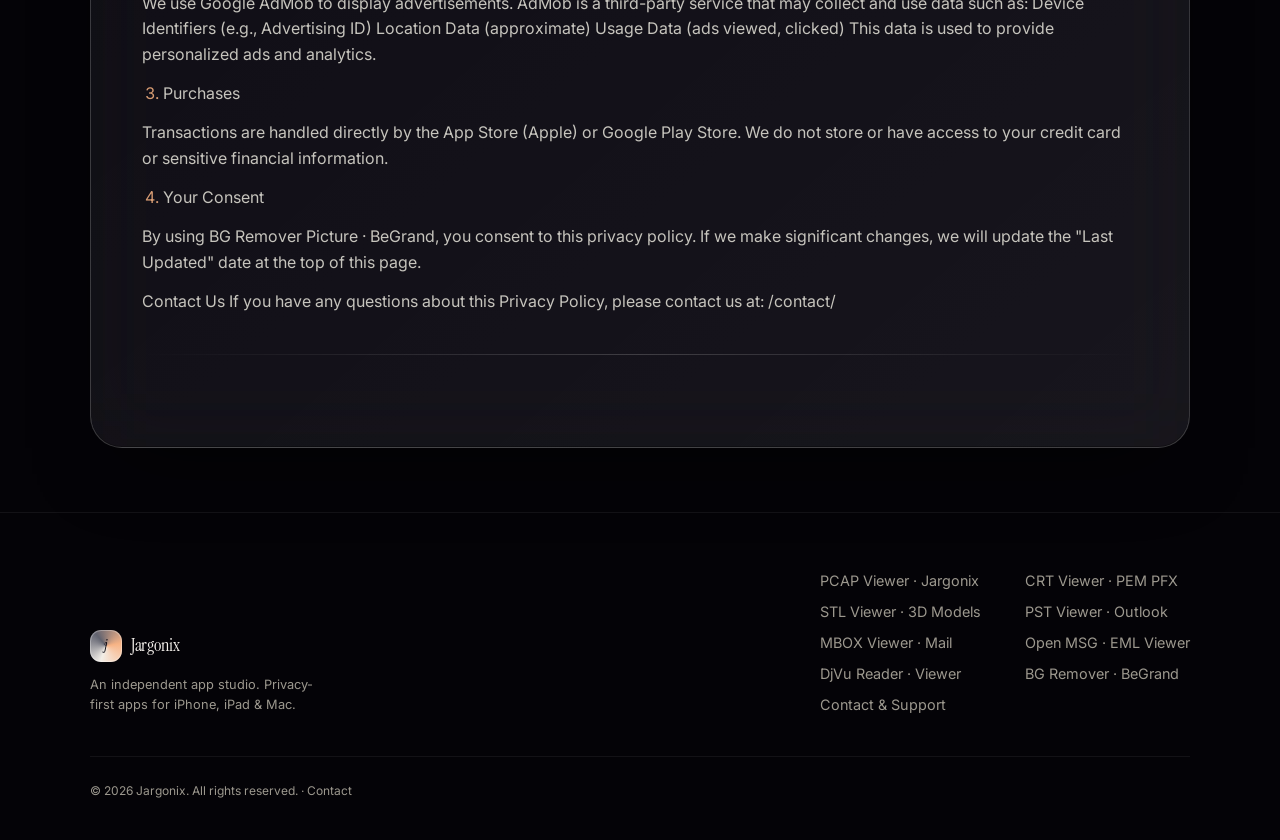
<file: photoprep-passport-white-bg/index.html>
<!doctype html>
<html lang="en">
<head>
<meta charset="utf-8">
<meta name="viewport" content="width=device-width, initial-scale=1">
<title>BG Remover Picture · BeGrand — Privacy, Terms & Support</title>
<meta name="description" content="With the BG Remover Picture · BeGrand · Passport White BG app, you can remove the background from your photos, make them transparent, and change them to a white background or a">

<link rel="preconnect" href="https://fonts.googleapis.com">
<link rel="preconnect" href="https://fonts.gstatic.com" crossorigin>
<link rel="stylesheet" href="https://fonts.googleapis.com/css2?family=Instrument+Serif:ital@0;1&family=Inter:wght@300;400;500;600;700&display=swap">
<link rel="stylesheet" href="/assets/style.css">
</head>
<body>
<div class="bg-ribbon" aria-hidden="true"></div><header class="nav"><div class="nav-inner glass-pill">
<a class="brand" href="/"><span class="brand-mark"><span>j</span></span><span class="brand-name">Jargonix</span></a>
<ul class="nav-links">
<li><a href="/#apps">Apps</a></li>
<li><a href="/#studio">Studio</a></li>
<li><a href="/contact/">Contact</a></li>
</ul>
<a class="nav-cta" href="/contact/">Support <span aria-hidden>→</span></a>
</div></header>
<main class="wrap">
<section class="page-hero">
<div class="eyebrow"><span class="dot"></span> Photo · Legal &amp; Support</div>
<h1 class="page-title">BG Remover Picture · BeGrand</h1>
<p class="page-sub">With the BG Remover Picture · BeGrand · Passport White BG app, you can remove the background from your photos, make them transparent, and change them to a white background or a</p>
<div class="app-actions" style="margin-top:1.3rem">
<a class="btn-line" href="https://apps.apple.com/us/app/bg-remover-picture-begrand/id6758409782" target="_blank" rel="noopener">App Store <span aria-hidden>↗</span></a>
<a class="btn-line" href="/contact/">Contact &amp; Support</a>
<a class="btn-line" href="/">All apps <span aria-hidden>→</span></a>
</div>
</section>
<article class="content glass-strong">
<p>With the BG Remover Picture · BeGrand app, you can remove the background from your photos, make them transparent, and change them to a white background or any color you want. You can also resize these white-background photos to fit the dimensions of official documents, passports, visas, and green cards for all countries.</p>
<hr>
<h1><a href="#terms">Terms of Use</a></h1>
<p><strong>Last Updated:</strong> January 2026</p>
<p>Welcome to <strong>BG Remover Picture · BeGrand</strong>! By downloading, accessing, or using the BG Remover Picture · BeGrand mobile application (&quot;App&quot;), you agree to be bound by these Terms of Use (&quot;Terms&quot;). If you do not agree to these Terms, please do not use the App.</p>
<h2>1. Description of Service</h2>
<p>BG Remover Picture · BeGrand provides tools for editing photos, specifically for removing backgrounds and resizing images for official documents (passports, visas, IDs). The App offers both automated (AI-based) features and an optional paid &quot;Expert Quality Service&quot;.</p>
<h2>2. User Responsibilities</h2>
<ul>
<li>You are responsible for the content of the photos you upload. You must not upload photos that are illegal, offensive, or violate the rights of others.</li>
<li>You agree to use the App only for lawful purposes.</li>
</ul>
<h2>3. Paid Services &amp; Subscriptions</h2>
<h3>3.1 Expert Quality Service</h3>
<ul>
<li>This is a one-time paid service where a professional designer manually edits your photo.</li>
<li><strong>Service Commitment:</strong> We aim to deliver the edited photo within approximately <strong>1 hour</strong> during business hours.</li>
<li><strong>Acceptance Guarantee:</strong> We strive to ensure that photos processed via our Expert Service meet standard biometric requirements. However, final acceptance by government authorities is subject to their discretion and specific, changing regulations. If a photo is rejected due to our editing error, please contact support for a revision or refund.</li>
<li><strong>Data Handling:</strong> Photos submitted for this service are shared with our design team solely for the purpose of editing and are deleted from our systems after delivery.</li>
</ul>
<h3>3.2 Pro Access (Remove Ads)</h3>
<ul>
<li>Pro access is a one-time purchase or subscription (as specified in the App) that removes third-party advertisements.</li>
<li>All payments are processed through the respective app store (Apple App Store or Google Play Store).</li>
</ul>
<h2>4. Refund Policy</h2>
<ul>
<li><strong>App Store / Google Play:</strong> Refunds for purchases made through the App are generally managed by the respective app store&#39;s refund. We do not have direct control over billing.</li>
<li><strong>Expert Service Issues:</strong> If you are dissatisfied with the Expert Quality Service, please contact us at /contact/ before requesting a refund from the store, so we can attempt to resolve the issue.</li>
</ul>
<h2>5. Intellectual Property</h2>
<p>The App, including its design, code, graphics, and logo, is the property of BG Remover Picture · BeGrand and is protected by copyright. You obtain no rights to the App&#39;s intellectual property by using it.</p>
<h2>6. Disclaimer of Warranties</h2>
<p>The App is provided &quot;AS IS&quot; and &quot;AS AVAILABLE&quot; without warranties of any kind, either express or implied. We do not guarantee that the automated background removal will work perfectly for every image or that the App will be error-free.</p>
<h2>7. Limitation of Liability</h2>
<p>To the fullest extent permitted, BG Remover Picture · BeGrand shall not be liable for any indirect, incidental, or consequential damages arising out of your use of the App, including but not limited to damages for loss of data or rejected applications.</p>
<h2>8. Changes to Terms</h2>
<p>We reserve the right to modify these Terms at any time. Your continued use of the App following any changes indicates your acceptance of the new Terms.</p>
<hr>
<p><strong>Contact Us</strong>
If you have any questions about these Terms, please contact us at:
/contact/</p>
<hr>
<h1><a href="#privacy-policy">BG Remover Picture · BeGrand Privacy Policy</a></h1>
<p><strong>Last Updated:</strong> January 2026</p>
<p>Thank you for using BG Remover Picture · BeGrand. We respect your privacy and represent that we do not collect unnecessary data. This policy explains how we handle your photos and information.</p>
<ol>
<li>Image Processing &amp; Data Collection</li>
</ol>
<p>Local Processing: For standard features (cropping, resizing, AI background removal), image processing happens locally on your device whenever possible. We do not upload your photos to our servers for these basic tasks.
Expert Quality Service (Paid): If you purchase the optional &quot;Expert Quality Service&quot;, the photo you select is securely transmitted to our professional design team.</p>
<ul>
<li>Use: Only to manually retouch and format the photo for official compliance.</li>
<li>Retention: Once the edited photo is delivered to you, both the original and edited copies are permanently deleted from our systems (typically within 2 hours).</li>
</ul>
<ol start="2">
<li>Advertising (AdMob)</li>
</ol>
<p>We use Google AdMob to display advertisements. AdMob is a third-party service that may collect and use data such as:
Device Identifiers (e.g., Advertising ID)
Location Data (approximate)
Usage Data (ads viewed, clicked)
This data is used to provide personalized ads and analytics.</p>
<ol start="3">
<li>Purchases</li>
</ol>
<p>Transactions are handled directly by the App Store (Apple) or Google Play Store. We do not store or have access to your credit card or sensitive financial information.</p>
<ol start="4">
<li>Your Consent</li>
</ol>
<p>By using BG Remover Picture · BeGrand, you consent to this privacy policy. If we make significant changes, we will update the &quot;Last Updated&quot; date at the top of this page.</p>
<p>Contact Us
If you have any questions about this Privacy Policy, please contact us at:
/contact/</p>
<hr>

</article>
</main><footer class="footer"><div class="wrap">
<div class="footer-top">
<div>
<a class="brand" href="/"><span class="brand-mark"><span>j</span></span><span class="brand-name">Jargonix</span></a>
<p>An independent app studio. Privacy-first apps for iPhone, iPad & Mac.</p>
</div>
<nav class="footer-links">
<a href="/pcap-file-viewer-reader/">PCAP Viewer · Jargonix</a>
<a href="/crt-viewer-pem-cer-reader/">CRT Viewer · PEM PFX</a>
<a href="/stl-viewer-model-file-reader/">STL Viewer · 3D Models</a>
<a href="/pst-viewer-reader/">PST Viewer · Outlook</a>
<a href="/mbox-viewer-reader/">MBOX Viewer · Mail</a>
<a href="/open-msg-eml-viewer-reader/">Open MSG · EML Viewer</a>
<a href="/djvu-reader-viewer/">DjVu Reader · Viewer</a>
<a href="/photoprep-passport-white-bg/">BG Remover · BeGrand</a>
<a href="/contact/">Contact &amp; Support</a>
</nav>
</div>
<div class="footer-copy">© 2026 Jargonix. All rights reserved. · <a href="/contact/">Contact</a></div>
</div></footer>
</body></html>
</file>
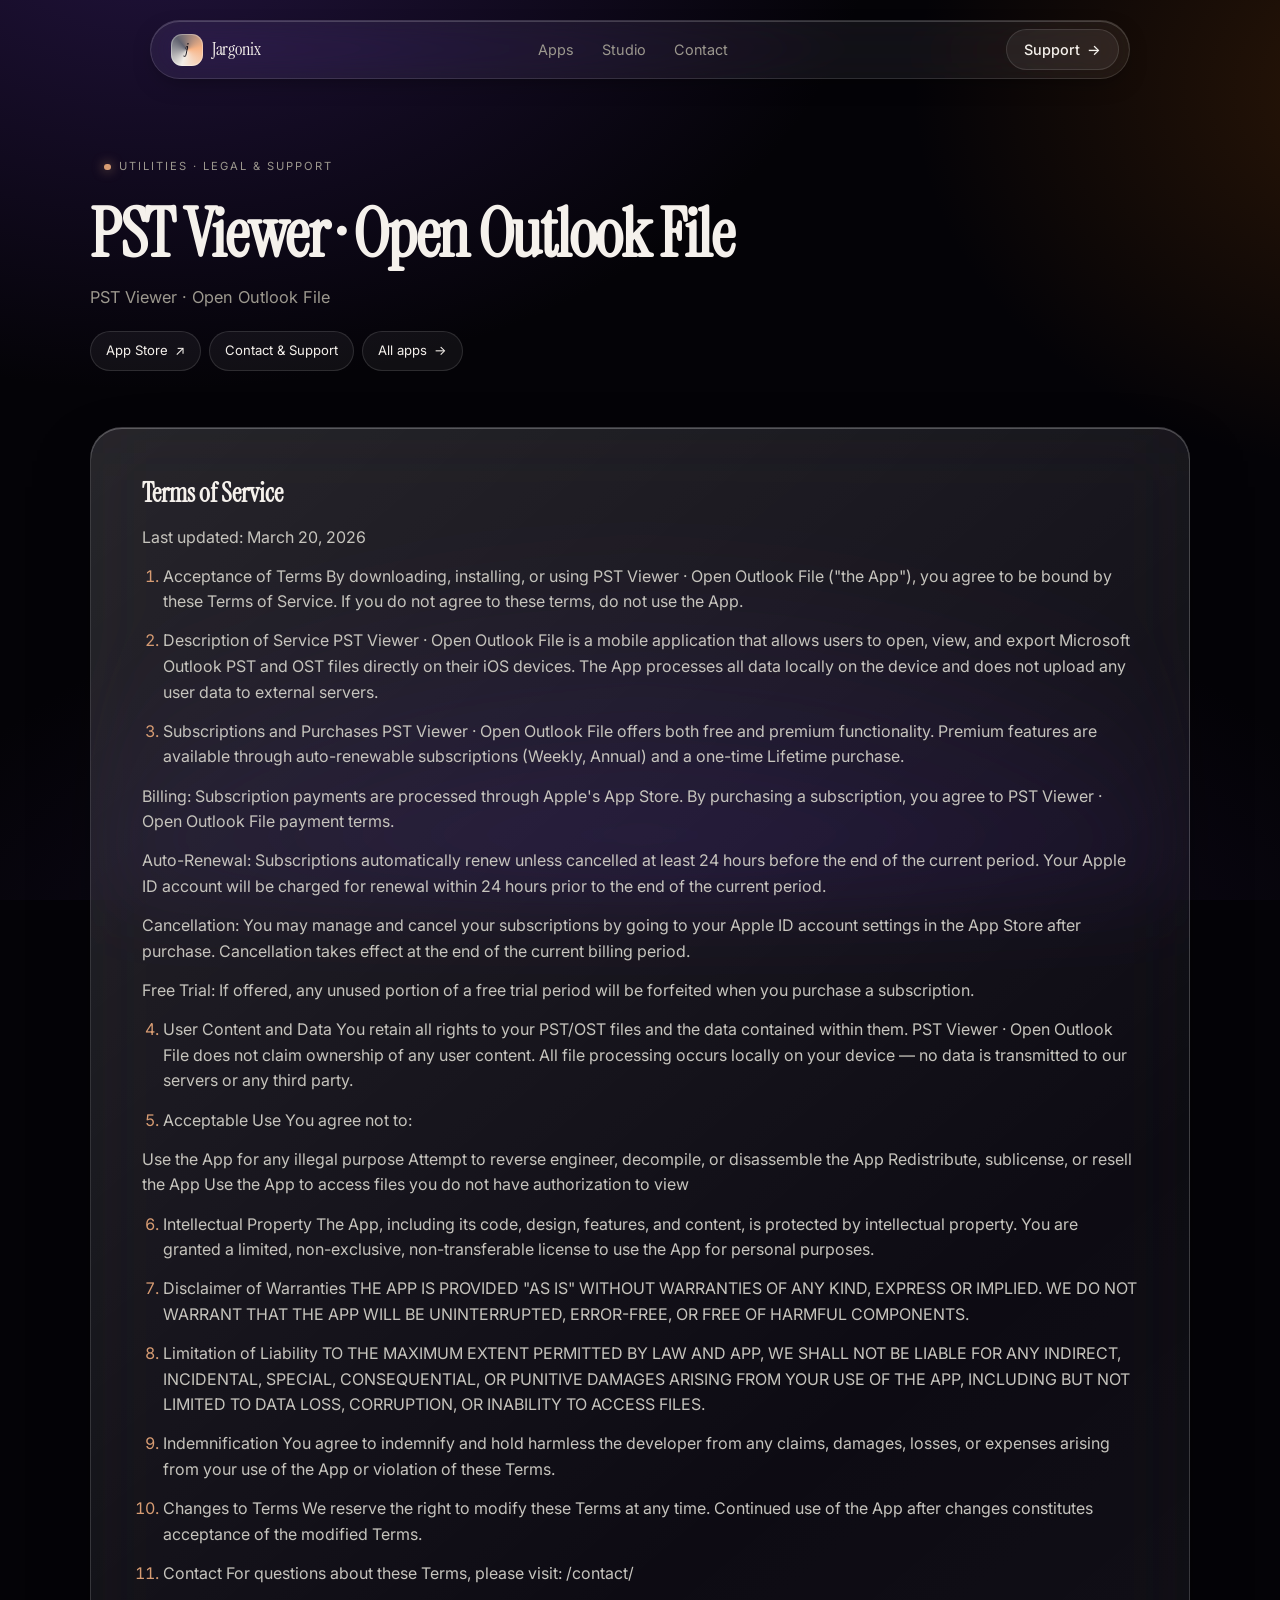
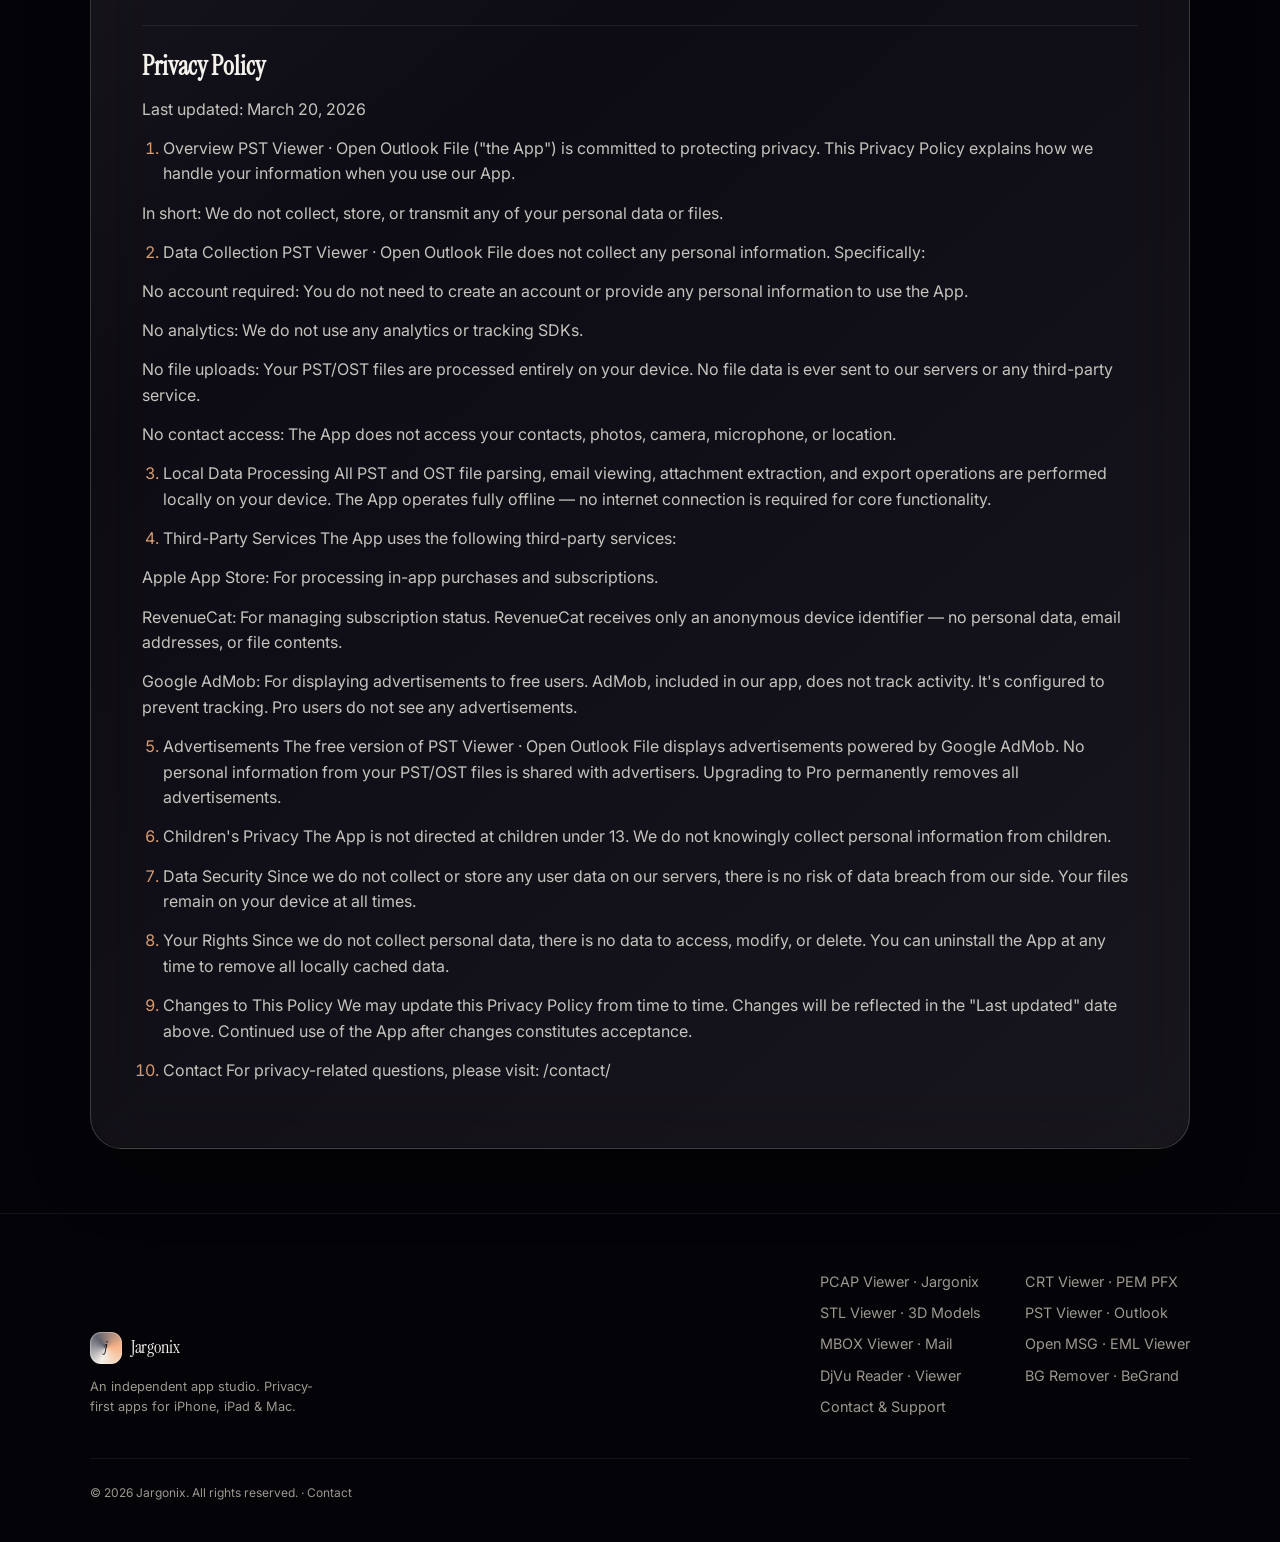
<file: pst-viewer-reader/index.html>
<!doctype html>
<html lang="en">
<head>
<meta charset="utf-8">
<meta name="viewport" content="width=device-width, initial-scale=1">
<title>PST Viewer · Open Outlook File — Privacy, Terms & Support</title>
<meta name="description" content="PST Viewer · Open Outlook File">

<link rel="preconnect" href="https://fonts.googleapis.com">
<link rel="preconnect" href="https://fonts.gstatic.com" crossorigin>
<link rel="stylesheet" href="https://fonts.googleapis.com/css2?family=Instrument+Serif:ital@0;1&family=Inter:wght@300;400;500;600;700&display=swap">
<link rel="stylesheet" href="/assets/style.css">
</head>
<body>
<div class="bg-ribbon" aria-hidden="true"></div><header class="nav"><div class="nav-inner glass-pill">
<a class="brand" href="/"><span class="brand-mark"><span>j</span></span><span class="brand-name">Jargonix</span></a>
<ul class="nav-links">
<li><a href="/#apps">Apps</a></li>
<li><a href="/#studio">Studio</a></li>
<li><a href="/contact/">Contact</a></li>
</ul>
<a class="nav-cta" href="/contact/">Support <span aria-hidden>→</span></a>
</div></header>
<main class="wrap">
<section class="page-hero">
<div class="eyebrow"><span class="dot"></span> Utilities · Legal &amp; Support</div>
<h1 class="page-title">PST Viewer · Open Outlook File</h1>
<p class="page-sub">PST Viewer · Open Outlook File</p>
<div class="app-actions" style="margin-top:1.3rem">
<a class="btn-line" href="https://apps.apple.com/us/app/pst-viewer-open-outlook-file/id6760798638" target="_blank" rel="noopener">App Store <span aria-hidden>↗</span></a>
<a class="btn-line" href="/contact/">Contact &amp; Support</a>
<a class="btn-line" href="/">All apps <span aria-hidden>→</span></a>
</div>
</section>
<article class="content glass-strong">
<h2>Terms of Service</h2>
<p>Last updated: March 20, 2026</p>
<ol>
<li><p>Acceptance of Terms
By downloading, installing, or using PST Viewer · Open Outlook File (&quot;the App&quot;), you agree to be bound by these Terms of Service. If you do not agree to these terms, do not use the App.</p>
</li>
<li><p>Description of Service
PST Viewer · Open Outlook File is a mobile application that allows users to open, view, and export Microsoft Outlook PST and OST files directly on their iOS devices. The App processes all data locally on the device and does not upload any user data to external servers.</p>
</li>
<li><p>Subscriptions and Purchases
PST Viewer · Open Outlook File offers both free and premium functionality. Premium features are available through auto-renewable subscriptions (Weekly, Annual) and a one-time Lifetime purchase.</p>
</li>
</ol>
<p>Billing: Subscription payments are processed through Apple&#39;s App Store. By purchasing a subscription, you agree to PST Viewer · Open Outlook File payment terms.</p>
<p>Auto-Renewal: Subscriptions automatically renew unless cancelled at least 24 hours before the end of the current period. Your Apple ID account will be charged for renewal within 24 hours prior to the end of the current period.</p>
<p>Cancellation: You may manage and cancel your subscriptions by going to your Apple ID account settings in the App Store after purchase. Cancellation takes effect at the end of the current billing period.</p>
<p>Free Trial: If offered, any unused portion of a free trial period will be forfeited when you purchase a subscription.</p>
<ol start="4">
<li><p>User Content and Data
You retain all rights to your PST/OST files and the data contained within them. PST Viewer · Open Outlook File does not claim ownership of any user content. All file processing occurs locally on your device — no data is transmitted to our servers or any third party.</p>
</li>
<li><p>Acceptable Use
You agree not to:</p>
</li>
</ol>
<p>Use the App for any illegal purpose
Attempt to reverse engineer, decompile, or disassemble the App
Redistribute, sublicense, or resell the App
Use the App to access files you do not have authorization to view</p>
<ol start="6">
<li><p>Intellectual Property
The App, including its code, design, features, and content, is protected by intellectual property. You are granted a limited, non-exclusive, non-transferable license to use the App for personal purposes.</p>
</li>
<li><p>Disclaimer of Warranties
THE APP IS PROVIDED &quot;AS IS&quot; WITHOUT WARRANTIES OF ANY KIND, EXPRESS OR IMPLIED. WE DO NOT WARRANT THAT THE APP WILL BE UNINTERRUPTED, ERROR-FREE, OR FREE OF HARMFUL COMPONENTS.</p>
</li>
<li><p>Limitation of Liability
TO THE MAXIMUM EXTENT PERMITTED BY LAW AND APP, WE SHALL NOT BE LIABLE FOR ANY INDIRECT, INCIDENTAL, SPECIAL, CONSEQUENTIAL, OR PUNITIVE DAMAGES ARISING FROM YOUR USE OF THE APP, INCLUDING BUT NOT LIMITED TO DATA LOSS, CORRUPTION, OR INABILITY TO ACCESS FILES.</p>
</li>
<li><p>Indemnification
You agree to indemnify and hold harmless the developer from any claims, damages, losses, or expenses arising from your use of the App or violation of these Terms.</p>
</li>
<li><p>Changes to Terms
We reserve the right to modify these Terms at any time. Continued use of the App after changes constitutes acceptance of the modified Terms.</p>
</li>
<li><p>Contact
For questions about these Terms, please visit: /contact/</p>
</li>
</ol>
<h2>Privacy Policy</h2>
<p>Last updated: March 20, 2026</p>
<ol>
<li>Overview
PST Viewer · Open Outlook File (&quot;the App&quot;) is committed to protecting privacy. This Privacy Policy explains how we handle your information when you use our App.</li>
</ol>
<p>In short: We do not collect, store, or transmit any of your personal data or files.</p>
<ol start="2">
<li>Data Collection
PST Viewer · Open Outlook File does not collect any personal information. Specifically:</li>
</ol>
<p>No account required: You do not need to create an account or provide any personal information to use the App.</p>
<p>No analytics: We do not use any analytics or tracking SDKs.</p>
<p>No file uploads: Your PST/OST files are processed entirely on your device. No file data is ever sent to our servers or any third-party service.</p>
<p>No contact access: The App does not access your contacts, photos, camera, microphone, or location.</p>
<ol start="3">
<li><p>Local Data Processing
All PST and OST file parsing, email viewing, attachment extraction, and export operations are performed locally on your device. The App operates fully offline — no internet connection is required for core functionality.</p>
</li>
<li><p>Third-Party Services
The App uses the following third-party services:</p>
</li>
</ol>
<p>Apple App Store: For processing in-app purchases and subscriptions. </p>
<p>RevenueCat: For managing subscription status. RevenueCat receives only an anonymous device identifier — no personal data, email addresses, or file contents.</p>
<p>Google AdMob: For displaying advertisements to free users. AdMob, included in our app, does not track activity. It&#39;s configured to prevent tracking. Pro users do not see any advertisements.</p>
<ol start="5">
<li><p>Advertisements
The free version of PST Viewer · Open Outlook File displays advertisements powered by Google AdMob. No personal information from your PST/OST files is shared with advertisers. Upgrading to Pro permanently removes all advertisements.</p>
</li>
<li><p>Children&#39;s Privacy
The App is not directed at children under 13. We do not knowingly collect personal information from children.</p>
</li>
<li><p>Data Security
Since we do not collect or store any user data on our servers, there is no risk of data breach from our side. Your files remain on your device at all times.</p>
</li>
<li><p>Your Rights
Since we do not collect personal data, there is no data to access, modify, or delete. You can uninstall the App at any time to remove all locally cached data.</p>
</li>
<li><p>Changes to This Policy
We may update this Privacy Policy from time to time. Changes will be reflected in the &quot;Last updated&quot; date above. Continued use of the App after changes constitutes acceptance.</p>
</li>
<li><p>Contact
For privacy-related questions, please visit: /contact/</p>
</li>
</ol>

</article>
</main><footer class="footer"><div class="wrap">
<div class="footer-top">
<div>
<a class="brand" href="/"><span class="brand-mark"><span>j</span></span><span class="brand-name">Jargonix</span></a>
<p>An independent app studio. Privacy-first apps for iPhone, iPad & Mac.</p>
</div>
<nav class="footer-links">
<a href="/pcap-file-viewer-reader/">PCAP Viewer · Jargonix</a>
<a href="/crt-viewer-pem-cer-reader/">CRT Viewer · PEM PFX</a>
<a href="/stl-viewer-model-file-reader/">STL Viewer · 3D Models</a>
<a href="/pst-viewer-reader/">PST Viewer · Outlook</a>
<a href="/mbox-viewer-reader/">MBOX Viewer · Mail</a>
<a href="/open-msg-eml-viewer-reader/">Open MSG · EML Viewer</a>
<a href="/djvu-reader-viewer/">DjVu Reader · Viewer</a>
<a href="/photoprep-passport-white-bg/">BG Remover · BeGrand</a>
<a href="/contact/">Contact &amp; Support</a>
</nav>
</div>
<div class="footer-copy">© 2026 Jargonix. All rights reserved. · <a href="/contact/">Contact</a></div>
</div></footer>
</body></html>
</file>
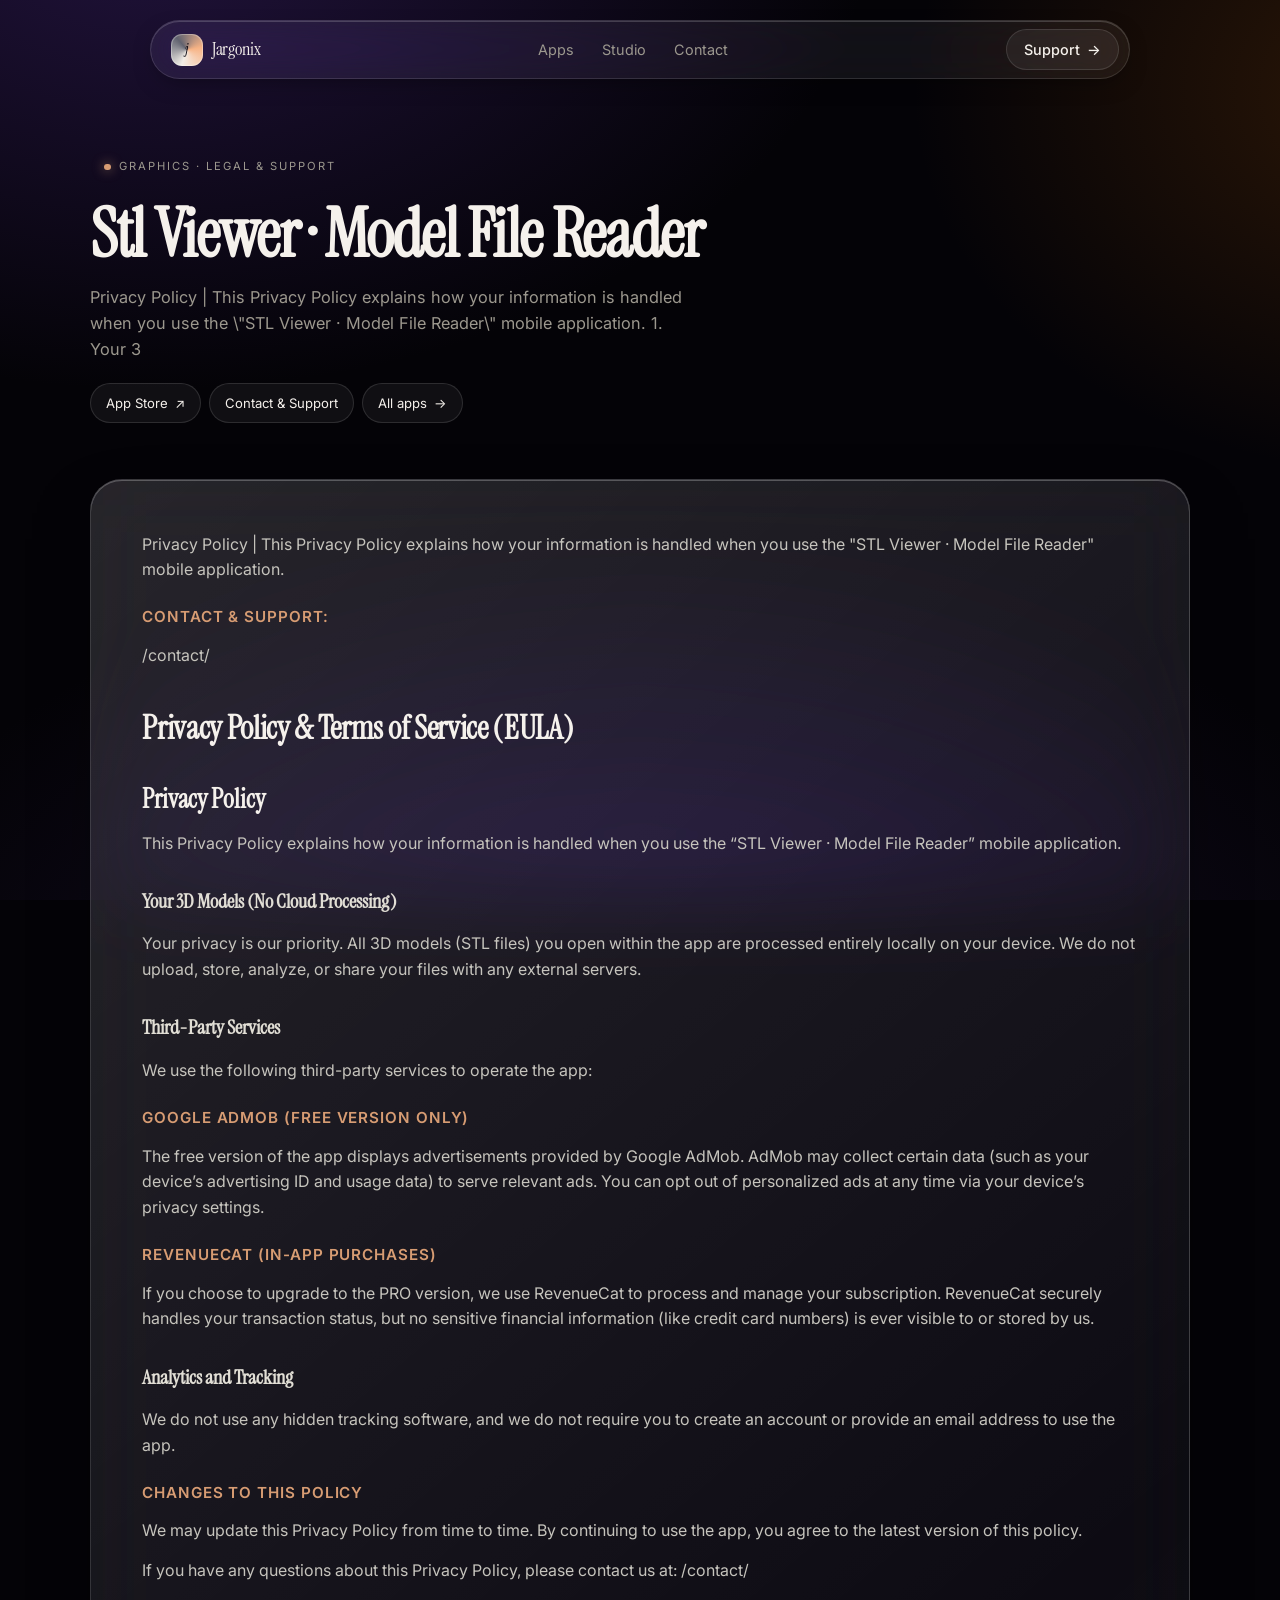
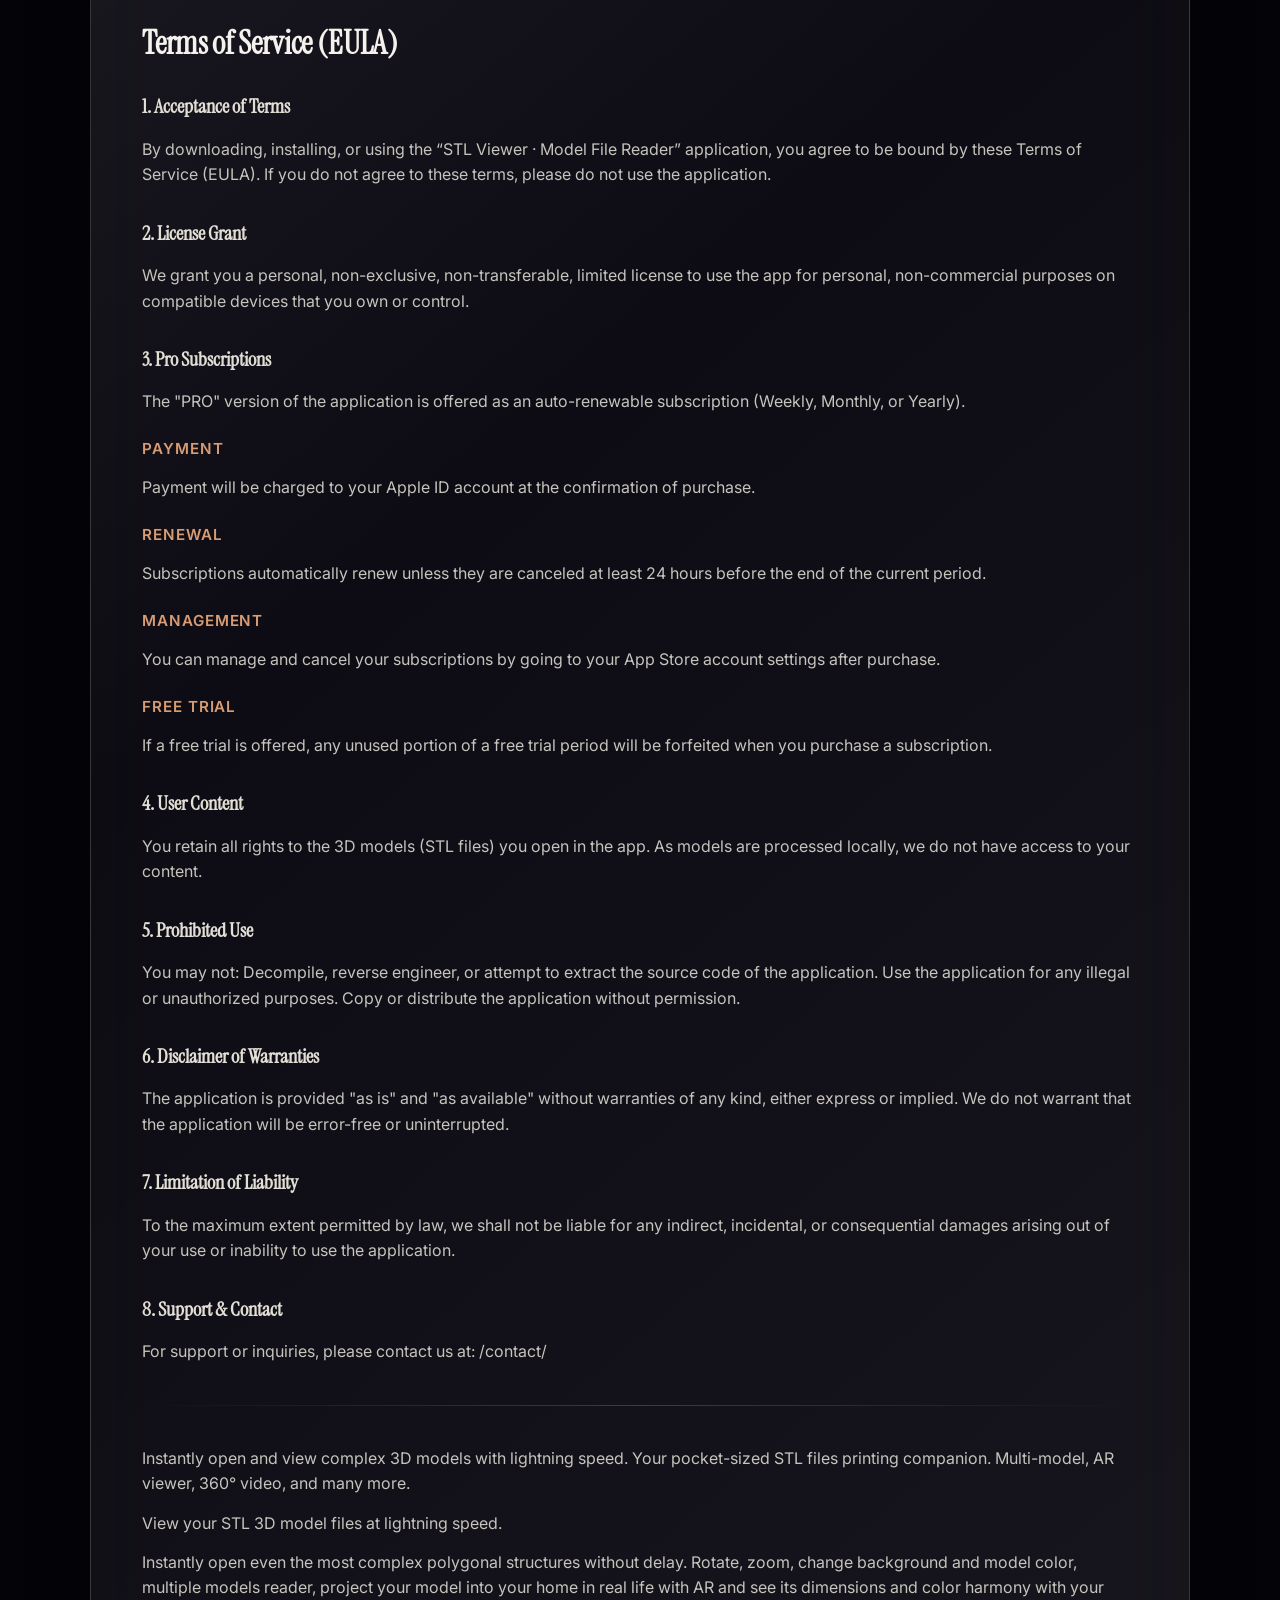
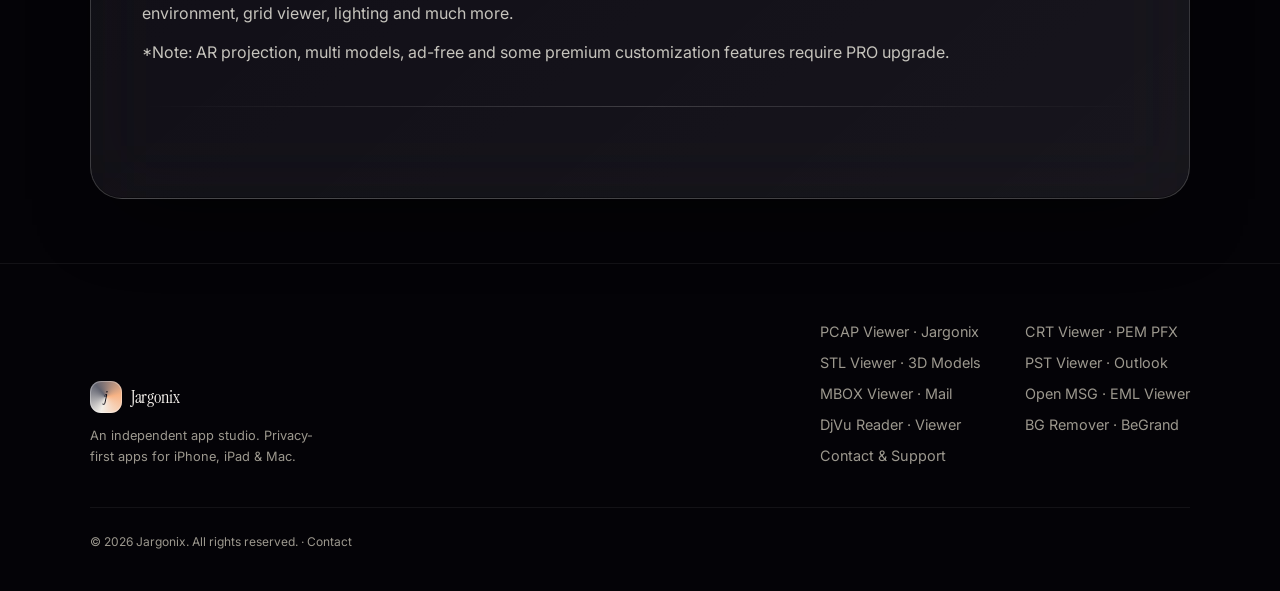
<file: stl-viewer-model-file-reader/index.html>
<!doctype html>
<html lang="en">
<head>
<meta charset="utf-8">
<meta name="viewport" content="width=device-width, initial-scale=1">
<title>Stl Viewer · Model File Reader — Privacy, Terms & Support</title>
<meta name="description" content="Privacy Policy | This Privacy Policy explains how your information is handled when you use the \&quot;STL Viewer · Model File Reader\&quot; mobile application. 1. Your 3">

<link rel="preconnect" href="https://fonts.googleapis.com">
<link rel="preconnect" href="https://fonts.gstatic.com" crossorigin>
<link rel="stylesheet" href="https://fonts.googleapis.com/css2?family=Instrument+Serif:ital@0;1&family=Inter:wght@300;400;500;600;700&display=swap">
<link rel="stylesheet" href="/assets/style.css">
</head>
<body>
<div class="bg-ribbon" aria-hidden="true"></div><header class="nav"><div class="nav-inner glass-pill">
<a class="brand" href="/"><span class="brand-mark"><span>j</span></span><span class="brand-name">Jargonix</span></a>
<ul class="nav-links">
<li><a href="/#apps">Apps</a></li>
<li><a href="/#studio">Studio</a></li>
<li><a href="/contact/">Contact</a></li>
</ul>
<a class="nav-cta" href="/contact/">Support <span aria-hidden>→</span></a>
</div></header>
<main class="wrap">
<section class="page-hero">
<div class="eyebrow"><span class="dot"></span> Graphics · Legal &amp; Support</div>
<h1 class="page-title">Stl Viewer · Model File Reader</h1>
<p class="page-sub">Privacy Policy | This Privacy Policy explains how your information is handled when you use the \"STL Viewer · Model File Reader\" mobile application. 1. Your 3</p>
<div class="app-actions" style="margin-top:1.3rem">
<a class="btn-line" href="https://apps.apple.com/us/app/stl-viewer-model-file-reader/id6760254634" target="_blank" rel="noopener">App Store <span aria-hidden>↗</span></a>
<a class="btn-line" href="/contact/">Contact &amp; Support</a>
<a class="btn-line" href="/">All apps <span aria-hidden>→</span></a>
</div>
</section>
<article class="content glass-strong">
<p>Privacy Policy | This Privacy Policy explains how your information is handled when you use the &quot;STL Viewer · Model File Reader&quot; mobile application.</p>
<h4>Contact &amp; Support:</h4>
<p>/contact/ </p>
<h1>Privacy Policy &amp; Terms of Service (EULA)</h1>
<h2>Privacy Policy</h2>
<p>This Privacy Policy explains how your information is handled when you use the “STL Viewer · Model File Reader” mobile application.</p>
<h3>Your 3D Models (No Cloud Processing)</h3>
<p>Your privacy is our priority. All 3D models (STL files) you open within the app are processed entirely locally on your device. We do not upload, store, analyze, or share your files with any external servers.</p>
<h3>Third-Party Services</h3>
<p>We use the following third-party services to operate the app:</p>
<h4>Google AdMob (Free Version Only)</h4>
<p>The free version of the app displays advertisements provided by Google AdMob. AdMob may collect certain data (such as your device’s advertising ID and usage data) to serve relevant ads. You can opt out of personalized ads at any time via your device’s privacy settings.</p>
<h4>RevenueCat (In-App Purchases)</h4>
<p>If you choose to upgrade to the PRO version, we use RevenueCat to process and manage your subscription. RevenueCat securely handles your transaction status, but no sensitive financial information (like credit card numbers) is ever visible to or stored by us.</p>
<h3>Analytics and Tracking</h3>
<p>We do not use any hidden tracking software, and we do not require you to create an account or provide an email address to use the app.</p>
<h4>Changes to This Policy</h4>
<p>We may update this Privacy Policy from time to time. By continuing to use the app, you agree to the latest version of this policy.</p>
<p>If you have any questions about this Privacy Policy, please contact us at: /contact/</p>
<h1>Terms of Service (EULA)</h1>
<h3>1. Acceptance of Terms</h3>
<p>By downloading, installing, or using the “STL Viewer · Model File Reader” application, you agree to be bound by these Terms of Service (EULA). If you do not agree to these terms, please do not use the application.</p>
<h3>2. License Grant</h3>
<p>We grant you a personal, non-exclusive, non-transferable, limited license to use the app for personal, non-commercial purposes on compatible devices that you own or control.</p>
<h3>3. Pro Subscriptions</h3>
<p>The &quot;PRO&quot; version of the application is offered as an auto-renewable subscription (Weekly, Monthly, or Yearly).</p>
<h4>Payment</h4>
<p>Payment will be charged to your Apple ID account at the confirmation of purchase.</p>
<h4>Renewal</h4>
<p>Subscriptions automatically renew unless they are canceled at least 24 hours before the end of the current period.</p>
<h4>Management</h4>
<p>You can manage and cancel your subscriptions by going to your App Store account settings after purchase.</p>
<h4>Free Trial</h4>
<p>If a free trial is offered, any unused portion of a free trial period will be forfeited when you purchase a subscription.</p>
<h3>4. User Content</h3>
<p>You retain all rights to the 3D models (STL files) you open in the app. As models are processed locally, we do not have access to your content.</p>
<h3>5. Prohibited Use</h3>
<p>You may not:
Decompile, reverse engineer, or attempt to extract the source code of the application.
Use the application for any illegal or unauthorized purposes.
Copy or distribute the application without permission.</p>
<h3>6. Disclaimer of Warranties</h3>
<p>The application is provided &quot;as is&quot; and &quot;as available&quot; without warranties of any kind, either express or implied. We do not warrant that the application will be error-free or uninterrupted.</p>
<h3>7. Limitation of Liability</h3>
<p>To the maximum extent permitted by law, we shall not be liable for any indirect, incidental, or consequential damages arising out of your use or inability to use the application.</p>
<h3>8. Support &amp; Contact</h3>
<p>For support or inquiries, please contact us at: /contact/</p>
<hr>
<p>Instantly open and view complex 3D models with lightning speed. Your pocket-sized STL files printing companion. Multi-model, AR viewer, 360° video, and many more.</p>
<p>View your STL 3D model files at lightning speed.</p>
<p>Instantly open even the most complex polygonal structures without delay. Rotate, zoom, change background and model color, multiple models reader, project your model into your home in real life with AR and see its dimensions and color harmony with your environment, grid viewer, lighting and much more.</p>
<p>*Note: AR projection, multi models, ad-free and some premium customization features require PRO upgrade.</p>
<hr>



</article>
</main><footer class="footer"><div class="wrap">
<div class="footer-top">
<div>
<a class="brand" href="/"><span class="brand-mark"><span>j</span></span><span class="brand-name">Jargonix</span></a>
<p>An independent app studio. Privacy-first apps for iPhone, iPad & Mac.</p>
</div>
<nav class="footer-links">
<a href="/pcap-file-viewer-reader/">PCAP Viewer · Jargonix</a>
<a href="/crt-viewer-pem-cer-reader/">CRT Viewer · PEM PFX</a>
<a href="/stl-viewer-model-file-reader/">STL Viewer · 3D Models</a>
<a href="/pst-viewer-reader/">PST Viewer · Outlook</a>
<a href="/mbox-viewer-reader/">MBOX Viewer · Mail</a>
<a href="/open-msg-eml-viewer-reader/">Open MSG · EML Viewer</a>
<a href="/djvu-reader-viewer/">DjVu Reader · Viewer</a>
<a href="/photoprep-passport-white-bg/">BG Remover · BeGrand</a>
<a href="/contact/">Contact &amp; Support</a>
</nav>
</div>
<div class="footer-copy">© 2026 Jargonix. All rights reserved. · <a href="/contact/">Contact</a></div>
</div></footer>
</body></html>
</file>
<file: assets/style.css>
/* ==========================================================================
   Apperium — Liquid Chrome design system (static port of the React/Tailwind theme)
   Obsidian base · pearl chrome · bronze warmth · deep violet undertone.
   ========================================================================== */

:root {
  --background: oklch(0.14 0.018 295);
  --foreground: oklch(0.96 0.005 90);
  --card: oklch(0.18 0.02 295);
  --muted-foreground: oklch(0.68 0.015 90);
  --bronze: oklch(0.74 0.09 55);
  --pearl: oklch(0.96 0.008 80);
  --chrome: oklch(0.9 0.012 90);
  --border: oklch(1 0 0 / 10%);
  --radius: 1.25rem;

  --font-serif: "Instrument Serif", ui-serif, Georgia, serif;
  --font-sans: "Inter", ui-sans-serif, system-ui, sans-serif;
}

* { box-sizing: border-box; border-color: var(--border); }

html, body {
  margin: 0;
  padding: 0;
  background:
    radial-gradient(1200px 800px at 12% -10%, oklch(0.32 0.12 295 / 0.55), transparent 60%),
    radial-gradient(900px 700px at 110% 10%, oklch(0.42 0.1 55 / 0.35), transparent 55%),
    radial-gradient(1400px 900px at 50% 120%, oklch(0.28 0.09 295 / 0.5), transparent 60%),
    oklch(0.1 0.018 295);
  background-attachment: fixed;
  color: var(--foreground);
  font-family: var(--font-sans);
  -webkit-font-smoothing: antialiased;
  font-size: 16px;
  line-height: 1.6;
  scroll-behavior: smooth;
}

::selection { background: oklch(0.74 0.09 55 / 0.4); color: oklch(0.98 0 0); }

a { color: inherit; text-decoration: none; }

/* ---------- Glass utilities ---------- */
.glass {
  background: linear-gradient(135deg, oklch(1 0 0 / 0.09), oklch(1 0 0 / 0.03) 40%, oklch(1 0 0 / 0.06));
  backdrop-filter: blur(28px) saturate(180%);
  -webkit-backdrop-filter: blur(28px) saturate(180%);
  border: 1px solid oklch(1 0 0 / 0.12);
  box-shadow: inset 0 1px 0 oklch(1 0 0 / 0.18), inset 0 -1px 0 oklch(0 0 0 / 0.25), 0 20px 60px -20px oklch(0 0 0 / 0.6);
}
.glass-strong {
  background: linear-gradient(140deg, oklch(1 0 0 / 0.14), oklch(1 0 0 / 0.04) 50%, oklch(1 0 0 / 0.08));
  backdrop-filter: blur(40px) saturate(200%);
  -webkit-backdrop-filter: blur(40px) saturate(200%);
  border: 1px solid oklch(1 0 0 / 0.16);
  box-shadow: inset 0 1px 0 oklch(1 0 0 / 0.25), inset 0 -1px 0 oklch(0 0 0 / 0.3), 0 30px 80px -30px oklch(0 0 0 / 0.7);
}
.glass-pill {
  background: oklch(1 0 0 / 0.06);
  backdrop-filter: blur(20px) saturate(160%);
  -webkit-backdrop-filter: blur(20px) saturate(160%);
  border: 1px solid oklch(1 0 0 / 0.12);
  box-shadow: inset 0 1px 0 oklch(1 0 0 / 0.18), 0 8px 24px -10px oklch(0 0 0 / 0.5);
}

.text-chrome {
  background: linear-gradient(180deg, oklch(0.98 0.005 80) 0%, oklch(0.82 0.015 90) 45%, oklch(0.55 0.02 280) 55%, oklch(0.88 0.04 60) 100%);
  -webkit-background-clip: text; background-clip: text; color: transparent;
  padding-bottom: 0.08em; /* gradyan kutusu alt kuyrukları (g, p) kapsasın */
}
.text-bronze {
  background: linear-gradient(180deg, oklch(0.85 0.1 60), oklch(0.62 0.11 45));
  -webkit-background-clip: text; background-clip: text; color: transparent;
}
.serif { font-family: var(--font-serif); }
.italic { font-style: italic; }

/* ---------- Layout ---------- */
.wrap { width: min(92%, 1100px); margin: 0 auto; }
.narrow { width: min(92%, 820px); margin: 0 auto; }

/* ---------- Nav ---------- */
.nav {
  position: fixed; left: 50%; top: 1.25rem; transform: translateX(-50%);
  z-index: 50; width: min(92%, 980px);
}
.nav-inner {
  display: flex; align-items: center; justify-content: space-between;
  border-radius: 999px; padding: 0.5rem 0.6rem 0.5rem 1.25rem;
}
.brand { display: flex; align-items: center; gap: 0.55rem; }
.brand-mark {
  width: 2rem; height: 2rem; border-radius: 0.7rem; display: inline-flex;
  align-items: center; justify-content: center; position: relative; overflow: hidden;
  background: conic-gradient(from 200deg at 50% 50%, oklch(0.95 0.01 80), oklch(0.5 0.02 280), oklch(0.82 0.1 55), oklch(0.95 0.01 80));
  box-shadow: inset 0 0 0 1px oklch(1 0 0 / 0.3);
}
.brand-mark span { font-family: var(--font-serif); font-style: italic; font-size: 0.85rem; color: oklch(0.15 0.02 295); }
.brand-name { font-family: var(--font-serif); font-size: 1.15rem; letter-spacing: -0.01em; color: var(--pearl); }
.nav-links { display: none; gap: 1.75rem; list-style: none; margin: 0; padding: 0; font-size: 0.9rem; color: var(--muted-foreground); }
.nav-links a:hover { color: var(--pearl); }
.nav-cta {
  display: inline-flex; align-items: center; gap: 0.4rem; border-radius: 999px;
  padding: 0.5rem 1.1rem; font-size: 0.9rem; font-weight: 500; color: var(--pearl);
  background: oklch(1 0 0 / 0.06); border: 1px solid oklch(1 0 0 / 0.12);
}
.nav-cta:hover { background: oklch(1 0 0 / 0.12); }
@media (min-width: 768px) { .nav-links { display: flex; } }

/* ---------- Page hero (legal/app pages) ---------- */
.page-hero { padding: 9.5rem 0 2rem; }
.eyebrow {
  display: inline-flex; align-items: center; gap: 0.5rem; border-radius: 999px;
  padding: 0.35rem 0.9rem; font-size: 0.7rem; text-transform: uppercase; letter-spacing: 0.18em;
  color: var(--muted-foreground);
}
.eyebrow .dot { width: 0.4rem; height: 0.4rem; border-radius: 999px; background: var(--bronze); box-shadow: 0 0 12px oklch(0.74 0.09 55 / 0.8); }
.page-title { font-family: var(--font-serif); font-size: clamp(2.4rem, 6vw, 4.2rem); line-height: 1.0; letter-spacing: -0.02em; color: var(--pearl); margin: 1.2rem 0 0; }
.page-sub { max-width: 60ch; color: var(--muted-foreground); margin: 1rem 0 0; font-size: 1.02rem; }

/* ---------- Content card (legal text) ---------- */
.content { border-radius: 2rem; padding: clamp(1.5rem, 4vw, 3.25rem); margin: 1.5rem 0 4rem; }
.content > *:first-child { margin-top: 0; }
.content h1 { font-family: var(--font-serif); font-size: 2rem; color: var(--pearl); letter-spacing: -0.01em; margin: 2.6rem 0 1rem; line-height: 1.15; }
.content h2 { font-family: var(--font-serif); font-size: 1.6rem; color: var(--pearl); margin: 2.4rem 0 0.9rem; padding-top: 1.6rem; border-top: 1px solid oklch(1 0 0 / 0.08); line-height: 1.2; }
.content h2:first-of-type { border-top: none; padding-top: 0; }
.content h3 { font-family: var(--font-serif); font-size: 1.28rem; color: var(--chrome); margin: 1.8rem 0 0.6rem; }
.content h4 { font-size: 0.95rem; font-weight: 600; color: var(--bronze); text-transform: uppercase; letter-spacing: 0.06em; margin: 1.4rem 0 0.5rem; }
.content h1 a, .content h2 a, .content h3 a { color: inherit; }
.content p { color: oklch(0.82 0.01 90); margin: 0.85rem 0; }
.content a { color: var(--bronze); text-decoration: underline; text-underline-offset: 2px; }
.content a:hover { color: var(--pearl); }
.content ul, .content ol { color: oklch(0.82 0.01 90); padding-left: 1.3rem; margin: 0.85rem 0; }
.content li { margin: 0.4rem 0; }
.content li::marker { color: var(--bronze); }
.content strong, .content b { color: var(--pearl); font-weight: 600; }
.content hr { border: none; height: 1px; background: linear-gradient(90deg, transparent, oklch(1 0 0 / 0.18), transparent); margin: 2.5rem 0; }
.content blockquote { border-left: 3px solid var(--bronze); margin: 1.4rem 0; padding: 0.4rem 0 0.4rem 1.2rem; color: oklch(0.78 0.01 90); }
.content blockquote h2 { border-top: none; padding-top: 0; }
.content img { max-width: 100%; height: auto; border-radius: 1rem; border: 1px solid oklch(1 0 0 / 0.12); margin: 1.4rem 0; box-shadow: 0 18px 40px -18px oklch(0 0 0 / 0.6); }
.content code { background: oklch(1 0 0 / 0.08); border-radius: 0.4rem; padding: 0.1rem 0.4rem; font-size: 0.9em; }

/* ---------- Homepage ---------- */
.home-hero { padding: 11rem 0 3rem; text-align: left; }
.home-hero h1 { font-family: var(--font-serif); font-size: clamp(3rem, 8vw, 6rem); line-height: 0.95; letter-spacing: -0.02em; margin: 1.4rem 0 0; }
.home-hero h1 .l1 { display: block; color: var(--pearl); }
.home-hero h1 .l2 { display: block; font-style: italic; }
.home-hero p { max-width: 52ch; color: var(--muted-foreground); margin: 1.4rem 0 0; font-size: 1.05rem; }

.section-label { display: flex; align-items: center; gap: 0.75rem; font-size: 0.72rem; text-transform: uppercase; letter-spacing: 0.22em; color: var(--muted-foreground); }
.section-label .idx { color: var(--bronze); }
.section-label .line { height: 1px; width: 2.5rem; background: linear-gradient(90deg, oklch(1 0 0 / 0.3), transparent); }

.apps { padding: 2rem 0 5rem; }
.apps h2 { font-family: var(--font-serif); font-size: clamp(2rem,4vw,3rem); color: var(--pearl); letter-spacing: -0.01em; margin: 1.4rem 0 0; max-width: 18ch; line-height: 1.0; }
.app-grid { display: grid; grid-template-columns: 1fr; gap: 1.25rem; margin-top: 2.5rem; }
@media (min-width: 640px) { .app-grid { grid-template-columns: 1fr 1fr; } }
@media (min-width: 1000px) { .app-grid { grid-template-columns: 1fr 1fr 1fr; } }

.app-card { border-radius: 1.5rem; padding: 1.4rem; display: flex; flex-direction: column; transition: transform 0.4s ease; }
.app-card:hover { transform: translateY(-4px); }
.app-thumb { aspect-ratio: 16/10; border-radius: 1rem; position: relative; overflow: hidden; border: 1px solid oklch(1 0 0 / 0.2); display: flex; align-items: flex-end; padding: 0.8rem; }
.app-thumb .cat { font-size: 0.62rem; text-transform: uppercase; letter-spacing: 0.16em; color: var(--pearl); background: oklch(0 0 0 / 0.35); padding: 0.25rem 0.6rem; border-radius: 999px; backdrop-filter: blur(8px); }
.app-card h3 { font-family: var(--font-serif); font-size: 1.55rem; color: var(--pearl); margin: 1rem 0 0; line-height: 1.05; }
.app-card .tag { color: var(--muted-foreground); font-size: 0.9rem; margin: 0.4rem 0 0; flex: 1; }
.app-actions { display: flex; flex-wrap: wrap; gap: 0.5rem; margin-top: 1.1rem; }
.btn-line { display: inline-flex; align-items: center; gap: 0.4rem; border-radius: 999px; border: 1px solid oklch(1 0 0 / 0.12); background: oklch(1 0 0 / 0.05); padding: 0.55rem 0.95rem; font-size: 0.82rem; color: var(--pearl); }
.btn-line:hover { background: oklch(1 0 0 / 0.1); border-color: oklch(1 0 0 / 0.25); }

/* ---------- Contact ---------- */
.field { display: flex; flex-direction: column; gap: 0.45rem; margin-bottom: 1.1rem; }
.field label { font-size: 0.9rem; font-weight: 600; color: var(--pearl); }
.field input, .field textarea {
  background: oklch(0 0 0 / 0.25); border: 1px solid oklch(1 0 0 / 0.12); border-radius: 0.8rem;
  padding: 0.8rem 1rem; color: #fff; font: inherit; font-size: 0.98rem;
}
.field input:focus, .field textarea:focus { outline: none; border-color: var(--bronze); box-shadow: 0 0 0 3px oklch(0.74 0.09 55 / 0.18); }
.btn-solid { display: inline-flex; align-items: center; justify-content: center; gap: 0.5rem; border: none; cursor: pointer; border-radius: 999px; background: var(--pearl); color: oklch(0.12 0.02 295); padding: 0.85rem 1.6rem; font: inherit; font-weight: 600; font-size: 0.95rem; transition: transform 0.2s ease; }
.btn-solid:hover { transform: translateY(-2px); }
.btn-solid:disabled { opacity: 0.6; cursor: not-allowed; transform: none; }
.form-status { margin-top: 1rem; padding: 0.85rem 1rem; border-radius: 0.8rem; font-size: 0.9rem; display: none; }
.form-status.ok { display: block; background: oklch(0.74 0.12 150 / 0.15); color: oklch(0.85 0.12 150); border: 1px solid oklch(0.74 0.12 150 / 0.3); }
.form-status.err { display: block; background: oklch(0.62 0.22 25 / 0.15); color: oklch(0.78 0.18 25); border: 1px solid oklch(0.62 0.22 25 / 0.3); }
.support-row { display: flex; flex-wrap: wrap; gap: 0.75rem; margin: 1.5rem 0 0; }

/* ---------- Background ribbon (faint liquid-chrome) ---------- */
.bg-ribbon {
  position: fixed; inset: 0; z-index: -1; pointer-events: none; opacity: 0.35;
  background-image: url("/assets/img/chrome-ribbon.jpg"); background-size: cover; background-position: center;
  -webkit-mask-image: radial-gradient(ellipse 85% 60% at 50% 28%, #000 28%, transparent 74%);
  mask-image: radial-gradient(ellipse 85% 60% at 50% 28%, #000 28%, transparent 74%);
}

/* ---------- Hero with side visual ---------- */
.hero-grid { display: grid; grid-template-columns: 1fr; gap: 2.5rem; align-items: center; }
@media (min-width: 980px) { .hero-grid { grid-template-columns: 1.1fr 0.9fr; gap: 3rem; } }
.hero-left h1 { font-family: var(--font-serif); font-size: clamp(3rem, 8vw, 6rem); line-height: 1.02; letter-spacing: -0.02em; margin: 1.3rem 0 0; }
.hero-left h1 .l1 { display: block; color: var(--pearl); }
.hero-left h1 .l2 { display: block; font-style: italic; padding-bottom: 0.26em; line-height: 1.12; }
.hero-left p { max-width: 48ch; color: var(--muted-foreground); margin: 1.3rem 0 0; font-size: 1.04rem; }

.hero-right { position: relative; }
.hero-frame { border-radius: 2rem; padding: 0.75rem; position: relative; max-width: 460px; margin: 0 auto; }
.hero-img-wrap { position: relative; overflow: hidden; border-radius: 1.4rem; aspect-ratio: 5/6; }
.hero-img-wrap img { display: block; width: 100%; height: 100%; object-fit: cover; transform-origin: 50% 50%; animation: chrome-drift 26s ease-in-out infinite alternate; will-change: transform; }
.hero-sheen { position: absolute; inset: 0; pointer-events: none; mix-blend-mode: screen; background: linear-gradient(115deg, transparent 38%, oklch(1 0 0 / 0.22) 50%, transparent 62%); background-size: 250% 100%; animation: chrome-sheen 7.5s linear infinite; }
@keyframes chrome-drift { 0% { transform: scale(1.05) rotate(0deg); } 100% { transform: scale(1.13) rotate(1.6deg); } }
@keyframes chrome-sheen { 0% { background-position: 220% 0; } 100% { background-position: -120% 0; } }
@media (prefers-reduced-motion: reduce) { .animate-float, .hero-img-wrap img, .hero-sheen { animation: none !important; } }
.hero-frame-label { position: absolute; left: 1.3rem; right: 1.3rem; bottom: 1.3rem; display: flex; align-items: center; justify-content: space-between; border-radius: 1rem; padding: 0.65rem 0.95rem; }
.hero-frame-label .mini { font-size: 0.6rem; text-transform: uppercase; letter-spacing: 0.2em; color: var(--muted-foreground); }
.hero-frame-label .ser { font-family: var(--font-serif); font-style: italic; color: var(--pearl); font-size: 1.05rem; }
.hero-frame-label .live { color: var(--bronze); font-size: 0.72rem; }
.hero-float { position: absolute; right: -0.4rem; bottom: -0.9rem; border-radius: 1rem; padding: 0.6rem 0.95rem; }
.hero-float .mini { font-size: 0.6rem; text-transform: uppercase; letter-spacing: 0.2em; color: var(--muted-foreground); }
.hero-float .ser2 { margin-top: 0.15rem; font-size: 0.95rem; color: var(--pearl); }
@media (max-width: 980px) { .hero-float { display: none; } }

@keyframes float-slow { 0%,100% { transform: translate3d(0,0,0) rotate(0deg); } 50% { transform: translate3d(0,-16px,0) rotate(2deg); } }
.animate-float { animation: float-slow 12s ease-in-out infinite; }

/* ---------- Contact two-column ---------- */
.contact-grid { display: grid; grid-template-columns: 1fr; gap: 2rem; align-items: start; margin-bottom: 4rem; }
@media (min-width: 980px) { .contact-grid { grid-template-columns: 1.25fr 0.75fr; } }
.contact-form-card { max-width: none; margin: 0; }
.contact-alt { color: var(--muted-foreground); font-size: 0.9rem; margin: 1.4rem 0 0; }
.contact-alt a { color: var(--bronze); text-decoration: underline; text-underline-offset: 2px; }
.contact-visual .hero-img-wrap { aspect-ratio: 4/5; }

/* ---------- Hero frame tag (clickable label) ---------- */
.hero-frame-tag { position: absolute; left: 1.3rem; bottom: 1.3rem; display: inline-flex; align-items: center; gap: 0.45rem; border-radius: 999px; padding: 0.5rem 1rem; color: var(--pearl); font-family: var(--font-serif); font-style: italic; font-size: 1.08rem; transition: color 0.2s; }
.hero-frame-tag:hover { color: var(--bronze); }

/* ---------- App cards (no thumbnail, clickable title) ---------- */
.app-card .app-cat { font-size: 0.66rem; text-transform: uppercase; letter-spacing: 0.18em; color: var(--muted-foreground); }
.app-card h3 { margin-top: 0.5rem; }
.app-card h3 a { color: var(--pearl); transition: color 0.2s; }
.app-card h3 a:hover { color: var(--bronze); }

/* ---------- Footer ---------- */
.footer { border-top: 1px solid oklch(1 0 0 / 0.06); padding: 3.5rem 0 2.5rem; margin-top: 2rem; }
.footer-top { display: flex; flex-direction: column; gap: 2rem; justify-content: space-between; }
@media (min-width: 640px) { .footer-top { flex-direction: row; align-items: flex-end; } }
.footer p { color: var(--muted-foreground); font-size: 0.8rem; max-width: 30ch; margin: 0.8rem 0 0; }
.footer-links { display: grid; grid-template-columns: 1fr 1fr; gap: 0.5rem 2.5rem; font-size: 0.9rem; color: var(--muted-foreground); }
.footer-links a:hover { color: var(--pearl); }
.footer-copy { color: var(--muted-foreground); font-size: 0.75rem; border-top: 1px solid oklch(1 0 0 / 0.06); margin-top: 2.5rem; padding-top: 1.5rem; }
</file>
